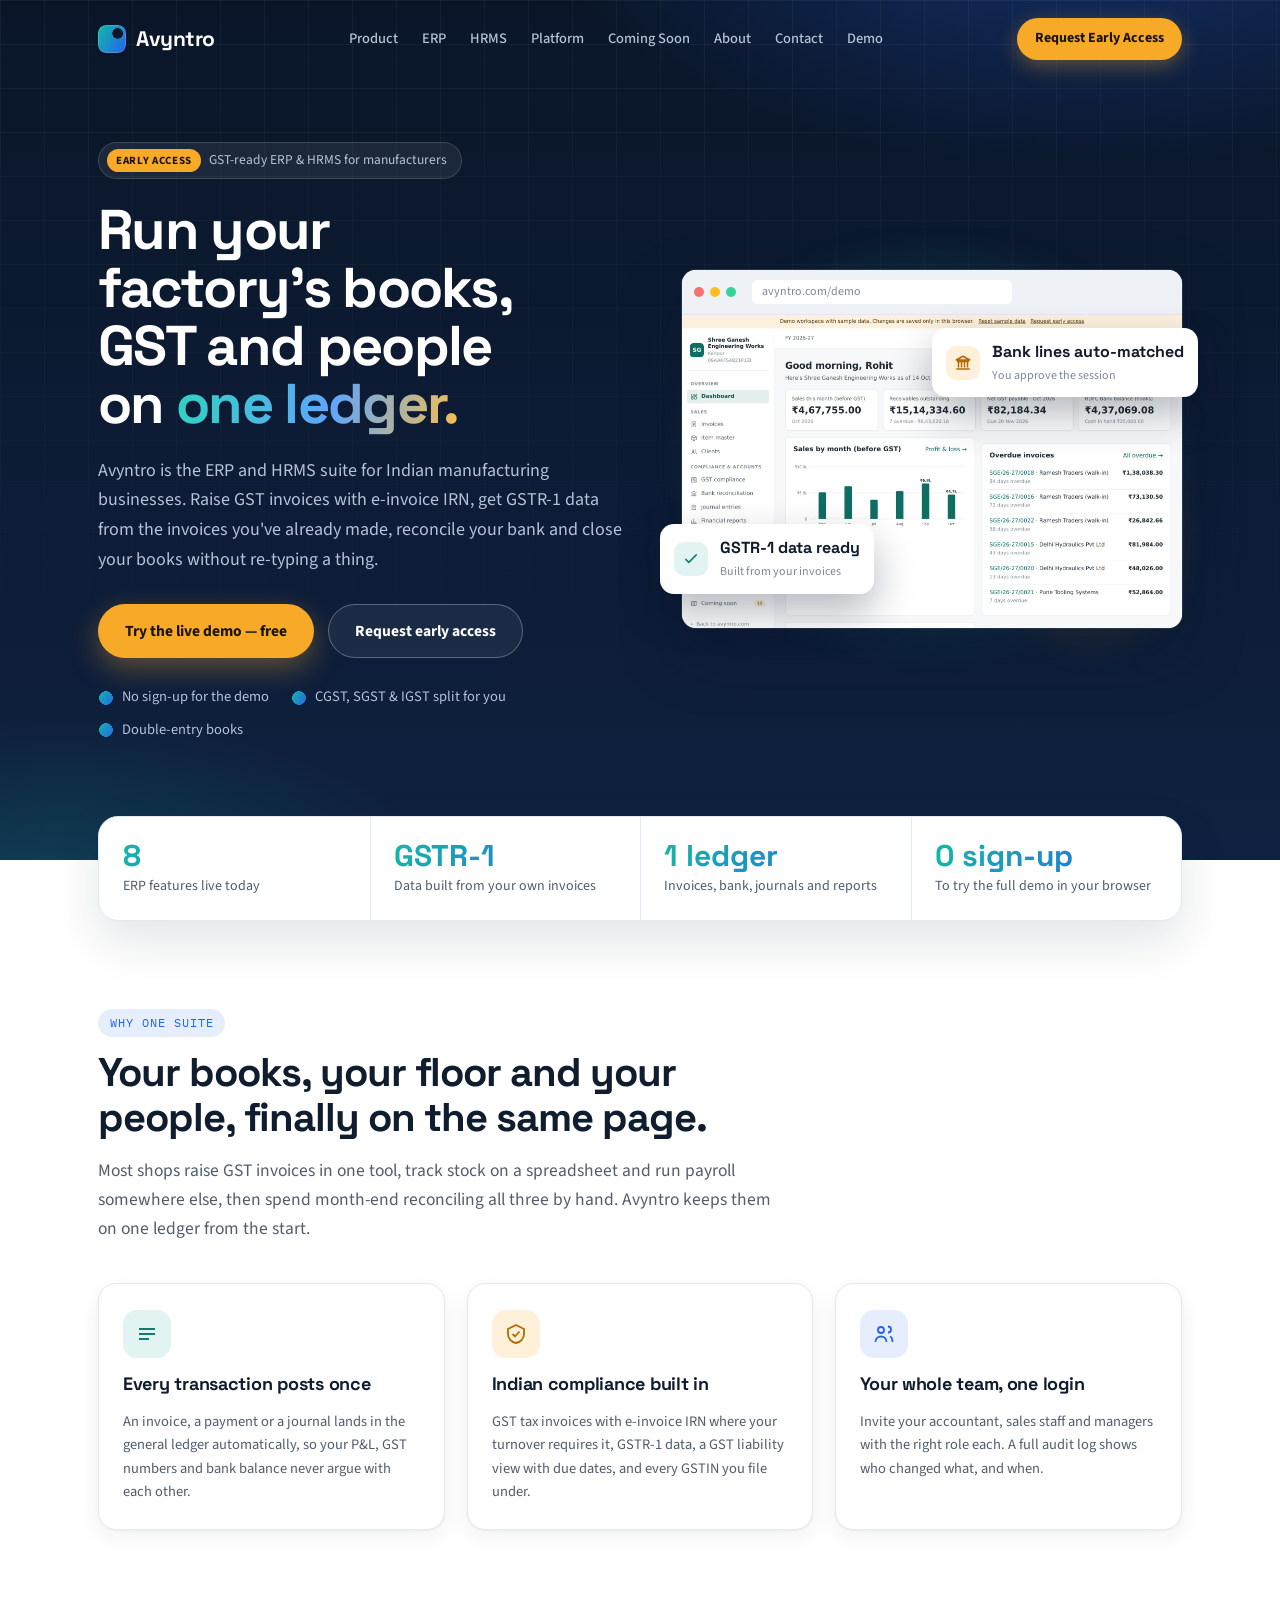
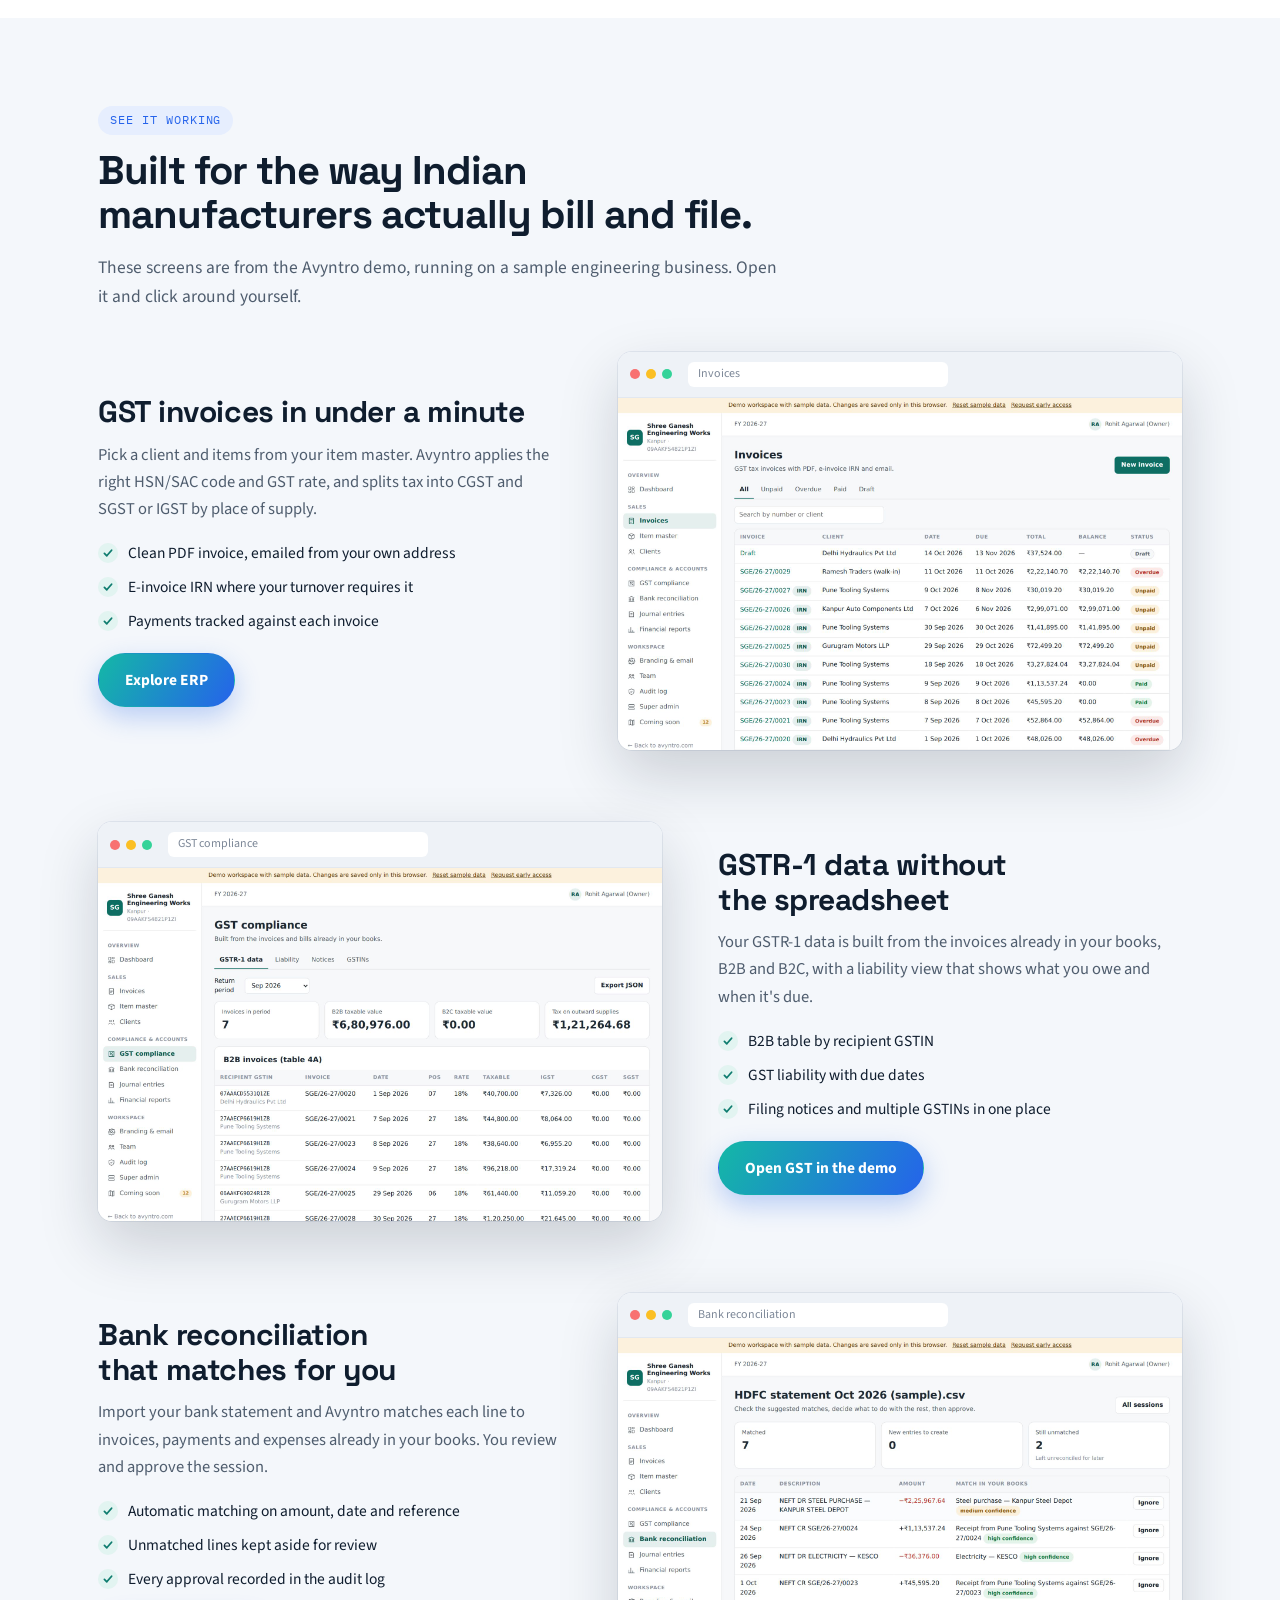
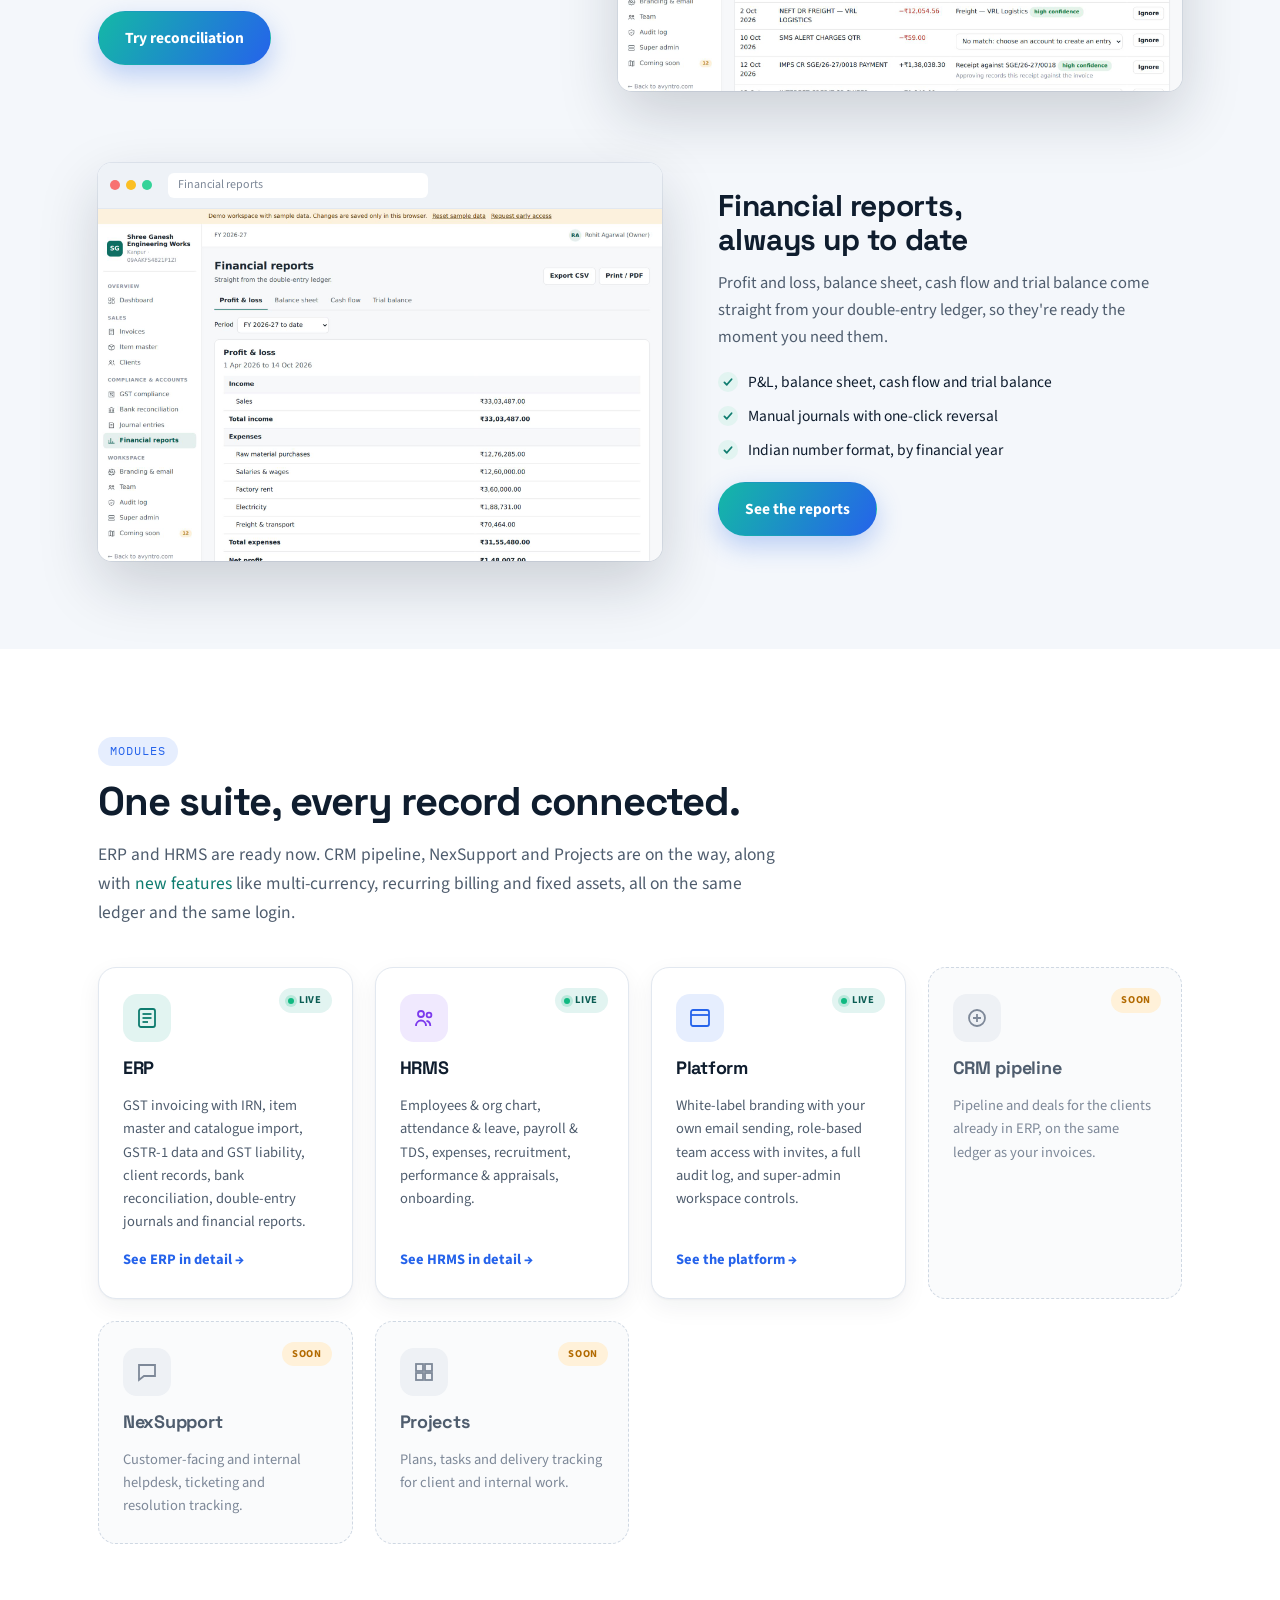
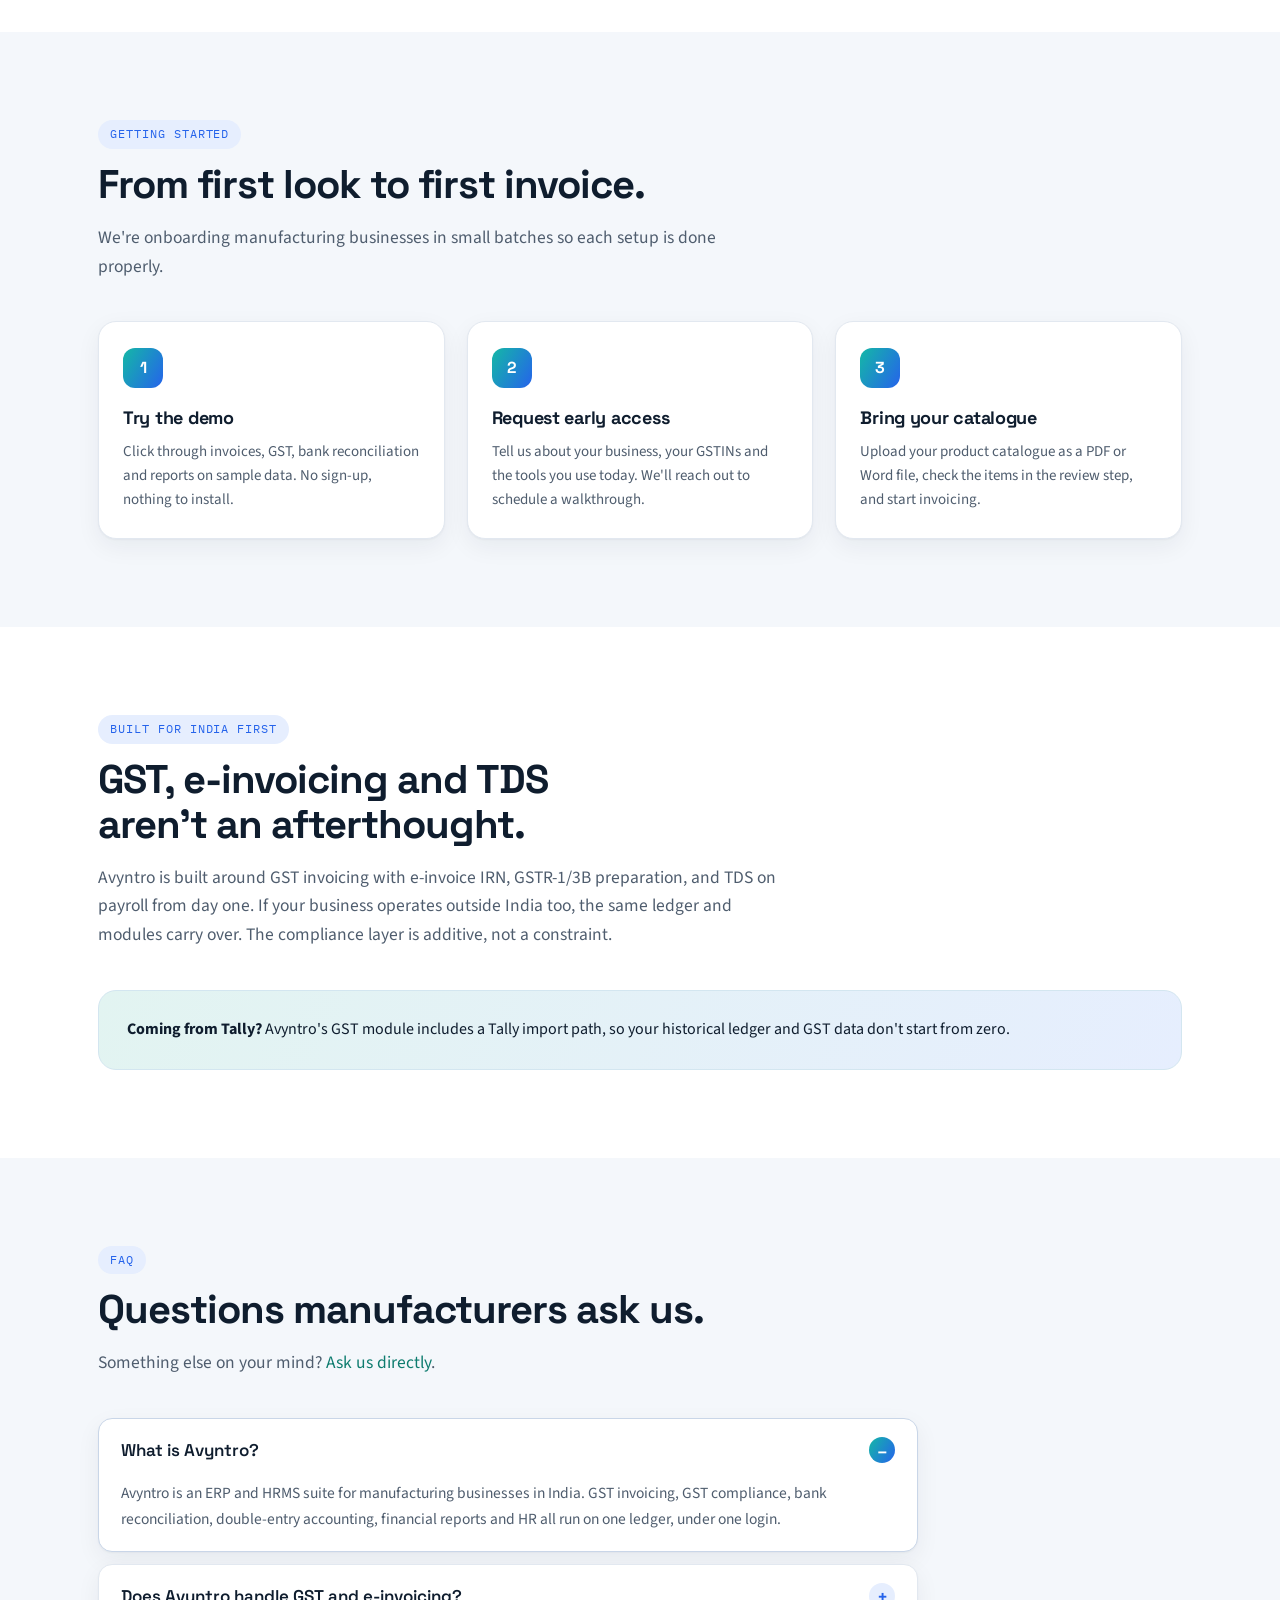
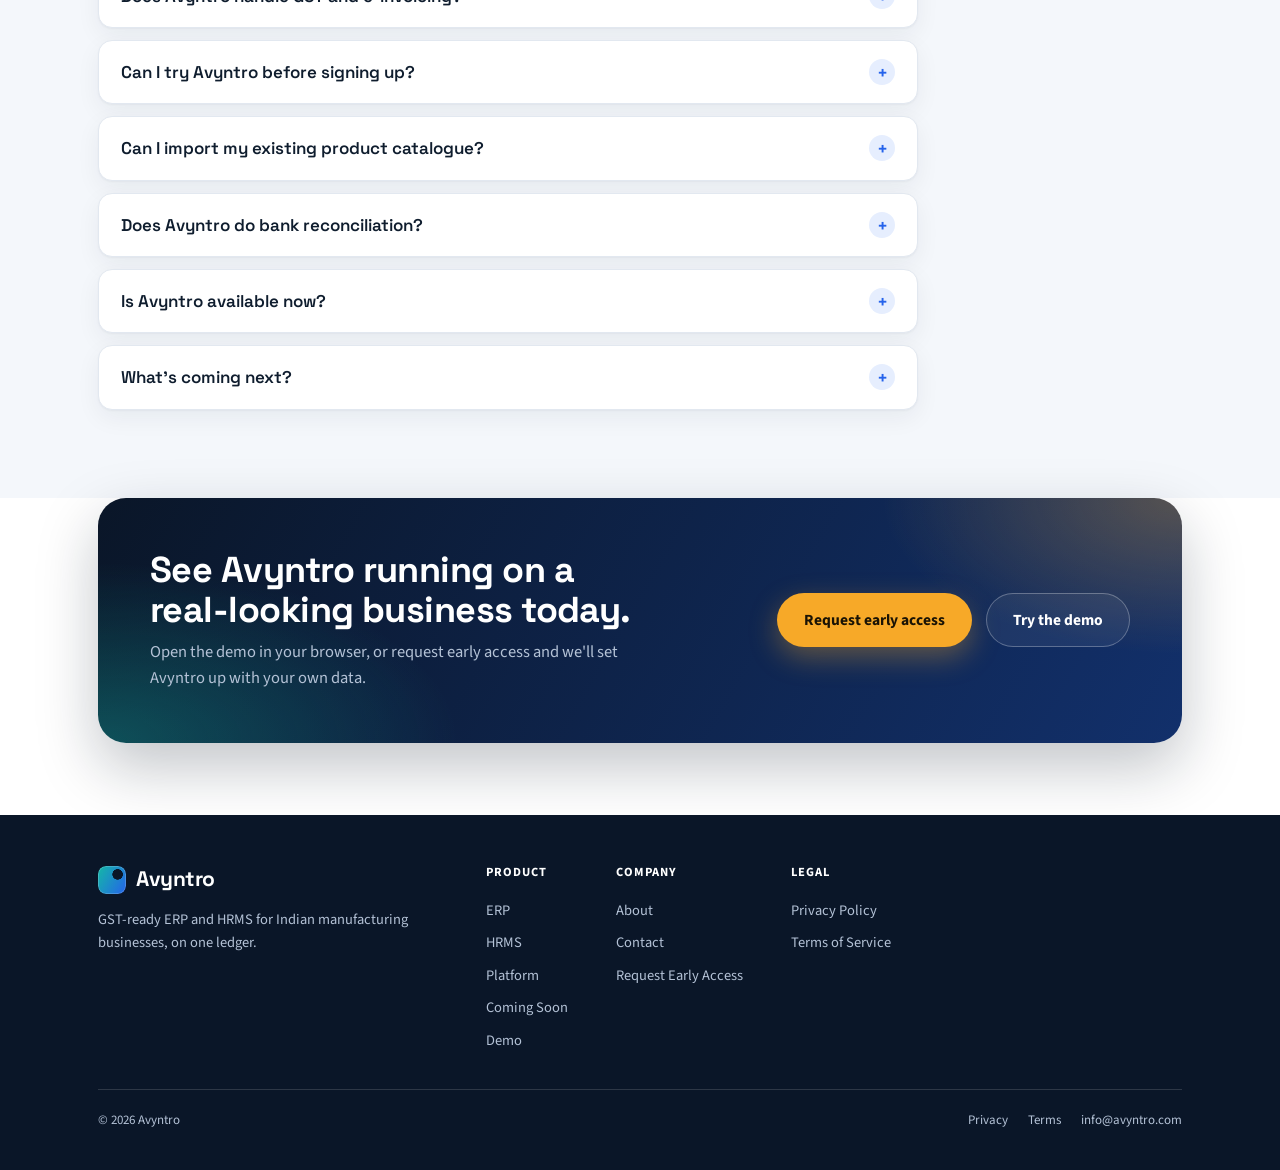
<file: index.html>
<!doctype html>
<html lang="en-IN">
<head>
<meta charset="utf-8">
<meta name="viewport" content="width=device-width, initial-scale=1, viewport-fit=cover">
<title>Avyntro — GST-Ready ERP &amp; HRMS for Manufacturers</title>
<meta name="description" content="GST invoicing with e-invoice IRN, GSTR-1 data, bank reconciliation, double-entry books and HRMS on one ledger for Indian manufacturers. Try the free demo.">
<meta name="robots" content="index, follow, max-image-preview:large">
<link rel="canonical" href="https://avyntro.com/">
<meta name="theme-color" content="#0A1628">
<link rel="icon" href="assets/img/favicon.svg" type="image/svg+xml">
<link rel="apple-touch-icon" href="assets/img/avyntro-logo.png">
<meta property="og:type" content="website">
<meta property="og:site_name" content="Avyntro">
<meta property="og:locale" content="en_IN">
<meta property="og:title" content="Avyntro — GST-Ready ERP &amp; HRMS for Manufacturers">
<meta property="og:description" content="GST invoicing with e-invoice IRN, GSTR-1 data, bank reconciliation, double-entry books and HRMS on one ledger for Indian manufacturers. Try the free demo.">
<meta property="og:url" content="https://avyntro.com/">
<meta property="og:image" content="https://avyntro.com/assets/img/og-avyntro.jpg">
<meta property="og:image:width" content="1200">
<meta property="og:image:height" content="630">
<meta property="og:image:alt" content="Avyntro: GST-ready ERP and HRMS for manufacturers">
<meta name="twitter:card" content="summary_large_image">
<meta name="twitter:title" content="Avyntro — GST-Ready ERP &amp; HRMS for Manufacturers">
<meta name="twitter:description" content="GST invoicing with e-invoice IRN, GSTR-1 data, bank reconciliation, double-entry books and HRMS on one ledger for Indian manufacturers. Try the free demo.">
<meta name="twitter:image" content="https://avyntro.com/assets/img/og-avyntro.jpg">
<link rel="preconnect" href="https://fonts.googleapis.com">
<link rel="preconnect" href="https://fonts.gstatic.com" crossorigin>
<link href="https://fonts.googleapis.com/css2?family=Space+Grotesk:wght@500;600;700&family=Source+Sans+3:wght@400;500;600;700&family=IBM+Plex+Mono:wght@500&display=swap" rel="stylesheet">
<link rel="stylesheet" href="styles.css">
<style>
  :root { color-scheme: light; }
  html, body { background: var(--bg); }
</style>
<script type="application/ld+json">
{
 "@context": "https://schema.org",
 "@graph": [
  {
   "@type": "Organization",
   "@id": "https://avyntro.com/#org",
   "name": "Avyntro",
   "url": "https://avyntro.com/",
   "logo": "https://avyntro.com/assets/img/avyntro-logo.png",
   "email": "info@avyntro.com"
  },
  {
   "@type": "WebSite",
   "@id": "https://avyntro.com/#website",
   "name": "Avyntro",
   "url": "https://avyntro.com/",
   "publisher": {
    "@id": "https://avyntro.com/#org"
   },
   "inLanguage": "en-IN"
  },
  {
   "@type": "SoftwareApplication",
   "name": "Avyntro",
   "applicationCategory": "BusinessApplication",
   "operatingSystem": "Web browser",
   "url": "https://avyntro.com/",
   "publisher": {
    "@id": "https://avyntro.com/#org"
   },
   "description": "ERP and HRMS suite for Indian manufacturing businesses: GST invoicing with e-invoice IRN, GSTR-1 data, bank reconciliation, double-entry accounting, financial reports and HR on one ledger.",
   "featureList": [
    "GST tax invoices with e-invoice IRN",
    "Product and item master with HSN/SAC codes",
    "Catalogue import from PDF or Word with review step",
    "GSTR-1 data and GST liability",
    "Client records and interaction history",
    "Bank reconciliation with automatic matching",
    "Double-entry journal entries",
    "Profit and loss, balance sheet, cash flow and trial balance",
    "White-label branding",
    "Role-based team access and audit log"
   ]
  },
  {
   "@type": "FAQPage",
   "mainEntity": [
    {
     "@type": "Question",
     "name": "What is Avyntro?",
     "acceptedAnswer": {
      "@type": "Answer",
      "text": "Avyntro is an ERP and HRMS suite for manufacturing businesses in India. GST invoicing, GST compliance, bank reconciliation, double-entry accounting, financial reports and HR all run on one ledger, under one login."
     }
    },
    {
     "@type": "Question",
     "name": "Does Avyntro handle GST and e-invoicing?",
     "acceptedAnswer": {
      "@type": "Answer",
      "text": "Yes. Avyntro raises GST tax invoices, splits tax into CGST and SGST or IGST based on place of supply, creates the e-invoice IRN where your turnover requires it, builds GSTR-1 data from your invoices and shows your GST liability with due dates. You can manage several GSTINs in one workspace."
     }
    },
    {
     "@type": "Question",
     "name": "Can I try Avyntro before signing up?",
     "acceptedAnswer": {
      "@type": "Answer",
      "text": "Yes. The live demo runs a sample engineering business with six months of data. It needs no sign-up, and anything you change is saved only in your own browser. The demo is not connected to the real product, so it doesn't send IRNs to the GST portal or send emails."
     }
    },
    {
     "@type": "Question",
     "name": "Can I import my existing product catalogue?",
     "acceptedAnswer": {
      "@type": "Answer",
      "text": "Yes. Upload your catalogue as a PDF or Word file and Avyntro reads the products out of it. You check and correct them in a review step before they go into your item master."
     }
    },
    {
     "@type": "Question",
     "name": "Does Avyntro do bank reconciliation?",
     "acceptedAnswer": {
      "@type": "Answer",
      "text": "Yes. Import your bank statement and Avyntro matches each line to invoices, payments and expenses already in your books. You review the matches and approve the reconciliation session."
     }
    },
    {
     "@type": "Question",
     "name": "Is Avyntro available now?",
     "acceptedAnswer": {
      "@type": "Answer",
      "text": "Avyntro is in early access. We're onboarding manufacturing businesses in small batches. Request early access and we'll get in touch to schedule a walkthrough."
     }
    },
    {
     "@type": "Question",
     "name": "What's coming next?",
     "acceptedAnswer": {
      "@type": "Answer",
      "text": "CRM pipeline, NexSupport (helpdesk) and Projects are on the way, along with multi-currency, recurring billing, fixed assets, budgets, cost centres and barcode scanning. See the roadmap."
     }
    }
   ]
  }
 ]
}
</script>
</head>
<body>
<a class="skip-link" href="#main">Skip to content</a>

<nav class="site-nav-band">
  <div class="site-nav">
    <a class="brand" href="index.html">Avyntro</a>
    <div class="nav-links">
      <a href="index.html#modules">Product</a>
      <a href="erp.html">ERP</a>
      <a href="hrms.html">HRMS</a>
      <a href="platform.html">Platform</a>
      <a href="coming-soon.html">Coming Soon</a>
      <a href="about.html">About</a>
      <a href="contact.html">Contact</a>
      <a href="demo/index.html">Demo</a>
    </div>
    <a class="nav-cta" href="request-access.html">Request Early Access</a>
    <button class="nav-toggle" aria-expanded="false" aria-label="Toggle menu">Menu</button>
  </div>
  <div class="nav-mobile">
    <a href="index.html#modules">Product</a>
    <a href="erp.html">ERP</a>
    <a href="hrms.html">HRMS</a>
    <a href="platform.html">Platform</a>
    <a href="coming-soon.html">Coming Soon</a>
    <a href="about.html">About</a>
    <a href="contact.html">Contact</a>
    <a href="demo/index.html">Try the demo</a>
    <a href="request-access.html">Request Early Access</a>
  </div>

  <div class="hero">
    <div class="wrap hero-grid">
      <div class="hero-copy">
        <span class="pill"><b>Early access</b> GST-ready ERP &amp; HRMS for manufacturers</span>
        <h1>Run your factory's books, GST and people on <span class="grad-text">one ledger.</span></h1>
        <p class="lede">Avyntro is the ERP and HRMS suite for Indian manufacturing businesses. Raise GST invoices with e-invoice IRN, get GSTR-1 data from the invoices you've already made, reconcile your bank and close your books without re-typing a thing.</p>
        <div class="hero-actions">
          <a class="btn btn-amber" href="demo/index.html">Try the live demo — free</a>
          <a class="btn btn-ghost-dark" href="request-access.html">Request early access</a>
        </div>
        <ul class="hero-points">
          <li>No sign-up for the demo</li>
          <li>CGST, SGST &amp; IGST split for you</li>
          <li>Double-entry books</li>
        </ul>
      </div>
      <div class="hero-visual">
        <div class="browser">
          <div class="browser-bar" aria-hidden="true"><i></i><i></i><i></i><span>avyntro.com/demo</span></div>
          <img src="assets/img/demo-dashboard.jpg" width="1920" height="1200" fetchpriority="high"
               alt="Avyntro dashboard in the demo, showing sales this month, receivables, net GST payable, bank balance, a sales-by-month chart and overdue invoices for a sample engineering business">
        </div>
        <div class="float-card fc-1" aria-hidden="true">
          <span class="dot" style="background:var(--teal-tint)"><svg viewBox="0 0 24 24" stroke="#0E7C6F"><path d="M5 12.5l4 4 10-10" stroke-linecap="round" stroke-linejoin="round"/></svg></span>
          <span><strong>GSTR-1 data ready</strong><small>Built from your invoices</small></span>
        </div>
        <div class="float-card fc-2" aria-hidden="true">
          <span class="dot" style="background:var(--amber-tint)"><svg viewBox="0 0 24 24" stroke="#B26A00"><path d="M4 10h16M6 10v8M10 10v8M14 10v8M18 10v8M3 20h18M12 3l9 5H3z" stroke-linejoin="round"/></svg></span>
          <span><strong>Bank lines auto-matched</strong><small>You approve the session</small></span>
        </div>
      </div>
    </div>
  </div>
</nav>

<main id="main">
  <div class="stats-strip">
    <div class="wrap">
      <div class="stats-grid">
        <div class="stat-cell"><div class="num">8</div><div class="label">ERP features live today</div></div>
        <div class="stat-cell"><div class="num">GSTR-1</div><div class="label">Data built from your own invoices</div></div>
        <div class="stat-cell"><div class="num">1 ledger</div><div class="label">Invoices, bank, journals and reports</div></div>
        <div class="stat-cell"><div class="num">0 sign-up</div><div class="label">To try the full demo in your browser</div></div>
      </div>
    </div>
  </div>

  <section class="section" id="why">
    <div class="wrap">
      <span class="tag section-eyebrow">Why one suite</span>
      <h2>Your books, your floor and your people, finally on the same page.</h2>
      <p class="section-lede">Most shops raise GST invoices in one tool, track stock on a spreadsheet and run payroll somewhere else, then spend month-end reconciling all three by hand. Avyntro keeps them on one ledger from the start.</p>
      <div class="card-grid">
        <div class="m-card">
          <div class="m-icon"><svg width="24" height="24" viewBox="0 0 24 24" fill="none" stroke-width="1.8"><path d="M4 7h16M4 12h16M4 17h10"/></svg></div>
          <h3>Every transaction posts once</h3>
          <p>An invoice, a payment or a journal lands in the general ledger automatically, so your P&amp;L, GST numbers and bank balance never argue with each other.</p>
        </div>
        <div class="m-card">
          <div class="m-icon ic-amber"><svg width="24" height="24" viewBox="0 0 24 24" fill="none" stroke-width="1.8"><path d="M12 3l8 4v5c0 4.5-3.4 8.3-8 9-4.6-.7-8-4.5-8-9V7z"/><path d="M8.5 12l2.5 2.5 4.5-5"/></svg></div>
          <h3>Indian compliance built in</h3>
          <p>GST tax invoices with e-invoice IRN where your turnover requires it, GSTR-1 data, a GST liability view with due dates, and every GSTIN you file under.</p>
        </div>
        <div class="m-card">
          <div class="m-icon ic-blue"><svg width="24" height="24" viewBox="0 0 24 24" fill="none" stroke-width="1.8"><circle cx="9" cy="8" r="3"/><path d="M3.5 20c0-3.3 2.4-5.5 5.5-5.5s5.5 2.2 5.5 5.5"/><path d="M16 4.5a3 3 0 010 6M18 14.5c1.6.6 2.5 2.4 2.5 5.5"/></svg></div>
          <h3>Your whole team, one login</h3>
          <p>Invite your accountant, sales staff and managers with the right role each. A full audit log shows who changed what, and when.</p>
        </div>
      </div>
    </div>
  </section>

  <section class="section section-surface" id="features">
    <div class="wrap">
      <span class="tag section-eyebrow">See it working</span>
      <h2>Built for the way Indian manufacturers actually bill and file.</h2>
      <p class="section-lede">These screens are from the Avyntro demo, running on a sample engineering business. Open it and click around yourself.</p>
      <div class="showcase">
        <div class="show-row">
          <div class="show-copy">
            <h3>GST invoices in under a minute</h3>
            <p>Pick a client and items from your item master. Avyntro applies the right HSN/SAC code and GST rate, and splits tax into CGST and SGST or IGST by place of supply.</p>
            <ul class="check-list">
              <li>Clean PDF invoice, emailed from your own address</li>
              <li>E-invoice IRN where your turnover requires it</li>
              <li>Payments tracked against each invoice</li>
            </ul>
            <a class="btn btn-teal" href="erp.html">Explore ERP</a>
          </div>
          <div class="show-shot"><div class="browser"><div class="browser-bar" aria-hidden="true"><i></i><i></i><i></i><span>Invoices</span></div>
            <img src="assets/img/demo-invoices.jpg" width="1920" height="1200" loading="lazy" alt="Invoice list in the Avyntro demo with invoice numbers, clients, amounts and paid, due and overdue status"></div></div>
        </div>
        <div class="show-row flip">
          <div class="show-copy">
            <h3>GSTR-1 data without the spreadsheet</h3>
            <p>Your GSTR-1 data is built from the invoices already in your books, B2B and B2C, with a liability view that shows what you owe and when it's due.</p>
            <ul class="check-list">
              <li>B2B table by recipient GSTIN</li>
              <li>GST liability with due dates</li>
              <li>Filing notices and multiple GSTINs in one place</li>
            </ul>
            <a class="btn btn-teal" href="demo/index.html#/gst">Open GST in the demo</a>
          </div>
          <div class="show-shot"><div class="browser"><div class="browser-bar" aria-hidden="true"><i></i><i></i><i></i><span>GST compliance</span></div>
            <img src="assets/img/demo-gst.jpg" width="1920" height="1200" loading="lazy" alt="GST compliance screen in the Avyntro demo showing GSTR-1 B2B invoices with recipient GSTIN, place of supply, rate, taxable value and IGST, CGST and SGST"></div></div>
        </div>
        <div class="show-row">
          <div class="show-copy">
            <h3>Bank reconciliation that matches for you</h3>
            <p>Import your bank statement and Avyntro matches each line to invoices, payments and expenses already in your books. You review and approve the session.</p>
            <ul class="check-list">
              <li>Automatic matching on amount, date and reference</li>
              <li>Unmatched lines kept aside for review</li>
              <li>Every approval recorded in the audit log</li>
            </ul>
            <a class="btn btn-teal" href="demo/index.html#/bank">Try reconciliation</a>
          </div>
          <div class="show-shot"><div class="browser"><div class="browser-bar" aria-hidden="true"><i></i><i></i><i></i><span>Bank reconciliation</span></div>
            <img src="assets/img/demo-bank.jpg" width="1920" height="1200" loading="lazy" alt="Bank reconciliation in the Avyntro demo: a sample HDFC statement with seven lines matched to receipts and expenses in the books, each with a confidence label, and two left for review"></div></div>
        </div>
        <div class="show-row flip">
          <div class="show-copy">
            <h3>Financial reports, always up to date</h3>
            <p>Profit and loss, balance sheet, cash flow and trial balance come straight from your double-entry ledger, so they're ready the moment you need them.</p>
            <ul class="check-list">
              <li>P&amp;L, balance sheet, cash flow and trial balance</li>
              <li>Manual journals with one-click reversal</li>
              <li>Indian number format, by financial year</li>
            </ul>
            <a class="btn btn-teal" href="demo/index.html#/reports">See the reports</a>
          </div>
          <div class="show-shot"><div class="browser"><div class="browser-bar" aria-hidden="true"><i></i><i></i><i></i><span>Financial reports</span></div>
            <img src="assets/img/demo-reports.jpg" width="1920" height="1200" loading="lazy" alt="Profit and loss report in the Avyntro demo with income, expenses and net profit for the financial year"></div></div>
        </div>
      </div>
    </div>
  </section>

  <section class="section" id="modules">
    <div class="wrap">
      <span class="tag section-eyebrow">Modules</span>
      <h2>One suite, every record connected.</h2>
      <p class="section-lede">ERP and HRMS are ready now. CRM pipeline, NexSupport and Projects are on the way, along with <a href="coming-soon.html">new features</a> like multi-currency, recurring billing and fixed assets, all on the same ledger and the same login.</p>

      <div class="card-grid">
        <div class="m-card">
          <span class="badge-live">Live</span>
          <div class="m-icon"><svg width="24" height="24" viewBox="0 0 24 24" fill="none" stroke-width="1.8"><rect x="4" y="3" width="16" height="18" rx="2"/><line x1="7.5" y1="8" x2="16.5" y2="8"/><line x1="7.5" y1="12" x2="16.5" y2="12"/><line x1="7.5" y1="16" x2="13" y2="16"/></svg></div>
          <h3>ERP</h3>
          <p>GST invoicing with IRN, item master and catalogue import, GSTR-1 data and GST liability, client records, bank reconciliation, double-entry journals and financial reports.</p>
          <a class="card-link" href="erp.html">See ERP in detail →</a>
        </div>
        <div class="m-card">
          <span class="badge-live">Live</span>
          <div class="m-icon ic-violet"><svg width="24" height="24" viewBox="0 0 24 24" fill="none" stroke-width="1.8"><circle cx="9" cy="8" r="3"/><circle cx="17" cy="9" r="2.4"/><path d="M4 20c0-3.3 2.2-5.5 5-5.5s5 2.2 5 5.5"/><path d="M14.5 15c2.2.2 3.8 2 3.8 5"/></svg></div>
          <h3>HRMS</h3>
          <p>Employees &amp; org chart, attendance &amp; leave, payroll &amp; TDS, expenses, recruitment, performance &amp; appraisals, onboarding.</p>
          <a class="card-link" href="hrms.html">See HRMS in detail →</a>
        </div>
        <div class="m-card">
          <span class="badge-live">Live</span>
          <div class="m-icon ic-blue"><svg width="24" height="24" viewBox="0 0 24 24" fill="none" stroke-width="1.8"><rect x="3" y="4" width="18" height="16" rx="2"/><path d="M3 9h18"/></svg></div>
          <h3>Platform</h3>
          <p>White-label branding with your own email sending, role-based team access with invites, a full audit log, and super-admin workspace controls.</p>
          <a class="card-link" href="platform.html">See the platform →</a>
        </div>
        <div class="m-card soon">
          <span class="badge-soon">Soon</span>
          <div class="m-icon"><svg width="24" height="24" viewBox="0 0 24 24" fill="none" stroke-width="1.8"><circle cx="12" cy="12" r="8"/><path d="M8 12h8M12 8v8"/></svg></div>
          <h3>CRM pipeline</h3>
          <p>Pipeline and deals for the clients already in ERP, on the same ledger as your invoices.</p>
        </div>
        <div class="m-card soon">
          <span class="badge-soon">Soon</span>
          <div class="m-icon"><svg width="24" height="24" viewBox="0 0 24 24" fill="none" stroke-width="1.8"><path d="M4 5h16v11H9l-5 4V5z"/></svg></div>
          <h3>NexSupport</h3>
          <p>Customer-facing and internal helpdesk, ticketing and resolution tracking.</p>
        </div>
        <div class="m-card soon">
          <span class="badge-soon">Soon</span>
          <div class="m-icon"><svg width="24" height="24" viewBox="0 0 24 24" fill="none" stroke-width="1.8"><rect x="4" y="4" width="7" height="7"/><rect x="13" y="4" width="7" height="7"/><rect x="4" y="13" width="7" height="7"/><rect x="13" y="13" width="7" height="7"/></svg></div>
          <h3>Projects</h3>
          <p>Plans, tasks and delivery tracking for client and internal work.</p>
        </div>
      </div>
    </div>
  </section>

  <section class="section section-surface" id="how">
    <div class="wrap">
      <span class="tag section-eyebrow">Getting started</span>
      <h2>From first look to first invoice.</h2>
      <p class="section-lede">We're onboarding manufacturing businesses in small batches so each setup is done properly.</p>
      <div class="steps">
        <div class="step"><h3>Try the demo</h3><p>Click through invoices, GST, bank reconciliation and reports on sample data. No sign-up, nothing to install.</p></div>
        <div class="step"><h3>Request early access</h3><p>Tell us about your business, your GSTINs and the tools you use today. We'll reach out to schedule a walkthrough.</p></div>
        <div class="step"><h3>Bring your catalogue</h3><p>Upload your product catalogue as a PDF or Word file, check the items in the review step, and start invoicing.</p></div>
      </div>
    </div>
  </section>

  <section class="section" id="trust">
    <div class="wrap">
      <span class="tag section-eyebrow">Built for India first</span>
      <h2>GST, e-invoicing and TDS aren't an afterthought.</h2>
      <p class="section-lede">Avyntro is built around GST invoicing with e-invoice IRN, GSTR-1/3B preparation, and TDS on payroll from day one. If your business operates outside India too, the same ledger and modules carry over. The compliance layer is additive, not a constraint.</p>
      <div class="callout">
        <p><strong>Coming from Tally?</strong> Avyntro's GST module includes a Tally import path, so your historical ledger and GST data don't start from zero.</p>
      </div>
    </div>
  </section>

  <section class="section section-surface" id="faq">
    <div class="wrap">
      <span class="tag section-eyebrow">FAQ</span>
      <h2>Questions manufacturers ask us.</h2>
      <p class="section-lede">Something else on your mind? <a href="contact.html">Ask us directly</a>.</p>
      <div class="faq">
        <details open>
          <summary>What is Avyntro?</summary>
          <p>Avyntro is an ERP and HRMS suite for manufacturing businesses in India. GST invoicing, GST compliance, bank reconciliation, double-entry accounting, financial reports and HR all run on one ledger, under one login.</p>
        </details>
        <details>
          <summary>Does Avyntro handle GST and e-invoicing?</summary>
          <p>Yes. Avyntro raises GST tax invoices, splits tax into CGST and SGST or IGST based on place of supply, creates the e-invoice IRN where your turnover requires it, builds GSTR-1 data from your invoices and shows your GST liability with due dates. You can manage several GSTINs in one workspace.</p>
        </details>
        <details>
          <summary>Can I try Avyntro before signing up?</summary>
          <p>Yes. The <a href="demo/index.html">live demo</a> runs a sample engineering business with six months of data. It needs no sign-up, and anything you change is saved only in your own browser. The demo is not connected to the real product, so it doesn't send IRNs to the GST portal or send emails.</p>
        </details>
        <details>
          <summary>Can I import my existing product catalogue?</summary>
          <p>Yes. Upload your catalogue as a PDF or Word file and Avyntro reads the products out of it. You check and correct them in a review step before they go into your item master.</p>
        </details>
        <details>
          <summary>Does Avyntro do bank reconciliation?</summary>
          <p>Yes. Import your bank statement and Avyntro matches each line to invoices, payments and expenses already in your books. You review the matches and approve the reconciliation session.</p>
        </details>
        <details>
          <summary>Is Avyntro available now?</summary>
          <p>Avyntro is in early access. We're onboarding manufacturing businesses in small batches. <a href="request-access.html">Request early access</a> and we'll get in touch to schedule a walkthrough.</p>
        </details>
        <details>
          <summary>What's coming next?</summary>
          <p>CRM pipeline, NexSupport (helpdesk) and Projects are on the way, along with multi-currency, recurring billing, fixed assets, budgets, cost centres and barcode scanning. See the <a href="coming-soon.html">roadmap</a>.</p>
        </details>
      </div>
    </div>
  </section>
</main>

<div class="cta-band">
  <div class="wrap">
    <div>
      <h2>See Avyntro running on a real-looking business today.</h2>
      <p>Open the demo in your browser, or request early access and we'll set Avyntro up with your own data.</p>
    </div>
    <div class="hero-actions">
      <a class="btn btn-amber" href="request-access.html">Request early access</a>
      <a class="btn btn-ghost-dark" href="demo/index.html">Try the demo</a>
    </div>
  </div>
</div>

<footer class="site-footer">
  <div class="wrap">
    <div class="footer-cols">
      <div class="footer-about">
        <a class="brand" href="index.html">Avyntro</a>
        <p>GST-ready ERP and HRMS for Indian manufacturing businesses, on one ledger.</p>
      </div>
      <div class="footer-col">
        <h4>Product</h4>
        <a href="erp.html">ERP</a>
        <a href="hrms.html">HRMS</a>
        <a href="platform.html">Platform</a>
        <a href="coming-soon.html">Coming Soon</a>
        <a href="demo/index.html">Demo</a>
      </div>
      <div class="footer-col">
        <h4>Company</h4>
        <a href="about.html">About</a>
        <a href="contact.html">Contact</a>
        <a href="request-access.html">Request Early Access</a>
      </div>
      <div class="footer-col">
        <h4>Legal</h4>
        <a href="privacy.html">Privacy Policy</a>
        <a href="terms.html">Terms of Service</a>
      </div>
    </div>
    <div class="footer-top">
      <div>© 2026 Avyntro</div>
      <div class="footer-links">
        <a href="privacy.html">Privacy</a>
        <a href="terms.html">Terms</a>
        <span>info@avyntro.com</span>
      </div>
    </div>
  </div>
</footer>

<script src="site.js"></script>
</body>
</html>
</file>
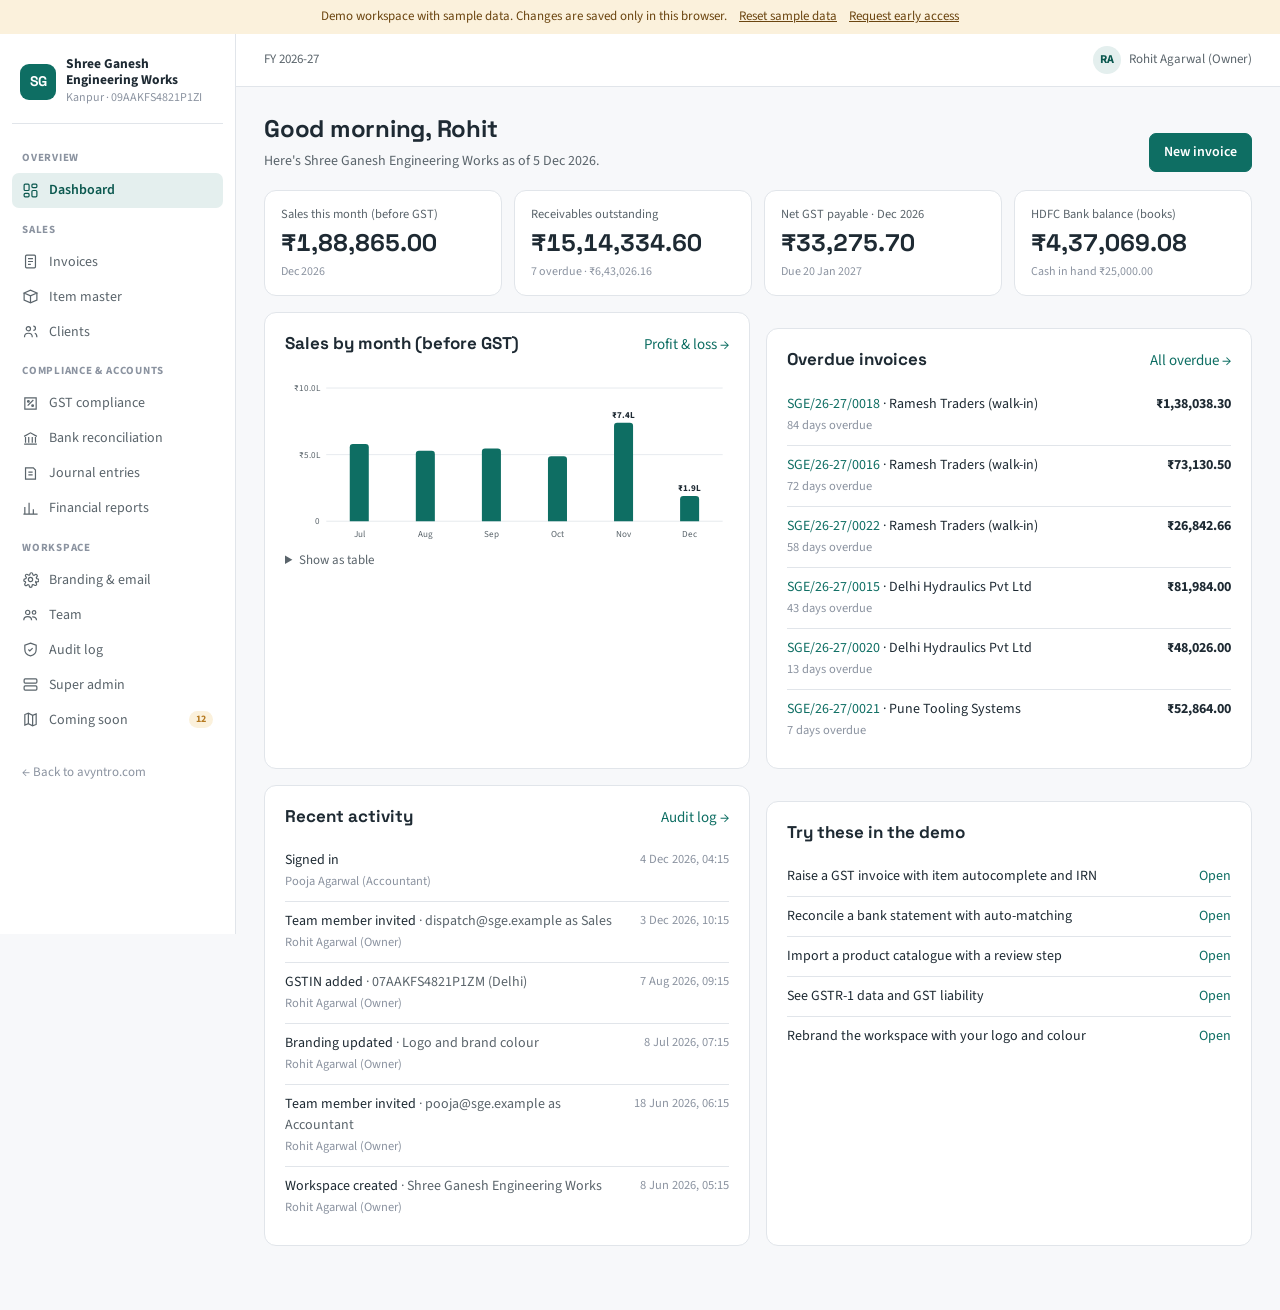
<file: demo/index.html>
<!doctype html>
<html lang="en">
<head>
<meta charset="utf-8">
<meta name="viewport" content="width=device-width, initial-scale=1, viewport-fit=cover">
<title>Avyntro demo — ERP with sample data</title>
<meta name="description" content="Try Avyntro's ERP with a sample manufacturing business: GST invoices, GSTR-1, bank reconciliation, journals and financial reports.">
<meta name="robots" content="noindex">
<link rel="preconnect" href="https://fonts.googleapis.com">
<link href="https://fonts.googleapis.com/css2?family=Space+Grotesk:wght@500;600;700&family=Source+Sans+3:wght@400;500;600;700&family=IBM+Plex+Mono:wght@500&family=Inter:wght@400;600;700&family=Poppins:wght@400;600;700&display=swap" rel="stylesheet">
<link rel="icon" href="../assets/img/favicon.svg" type="image/svg+xml">
<link rel="stylesheet" href="demo.css">
</head>
<body>
<div id="app"><p style="padding:24px">Loading the Avyntro demo…</p></div>
<noscript><p style="padding:24px">The demo needs JavaScript. <a href="../index.html">Back to the Avyntro site</a>.</p></noscript>
<script type="module" src="app.js"></script>
</body>
</html>
</file>
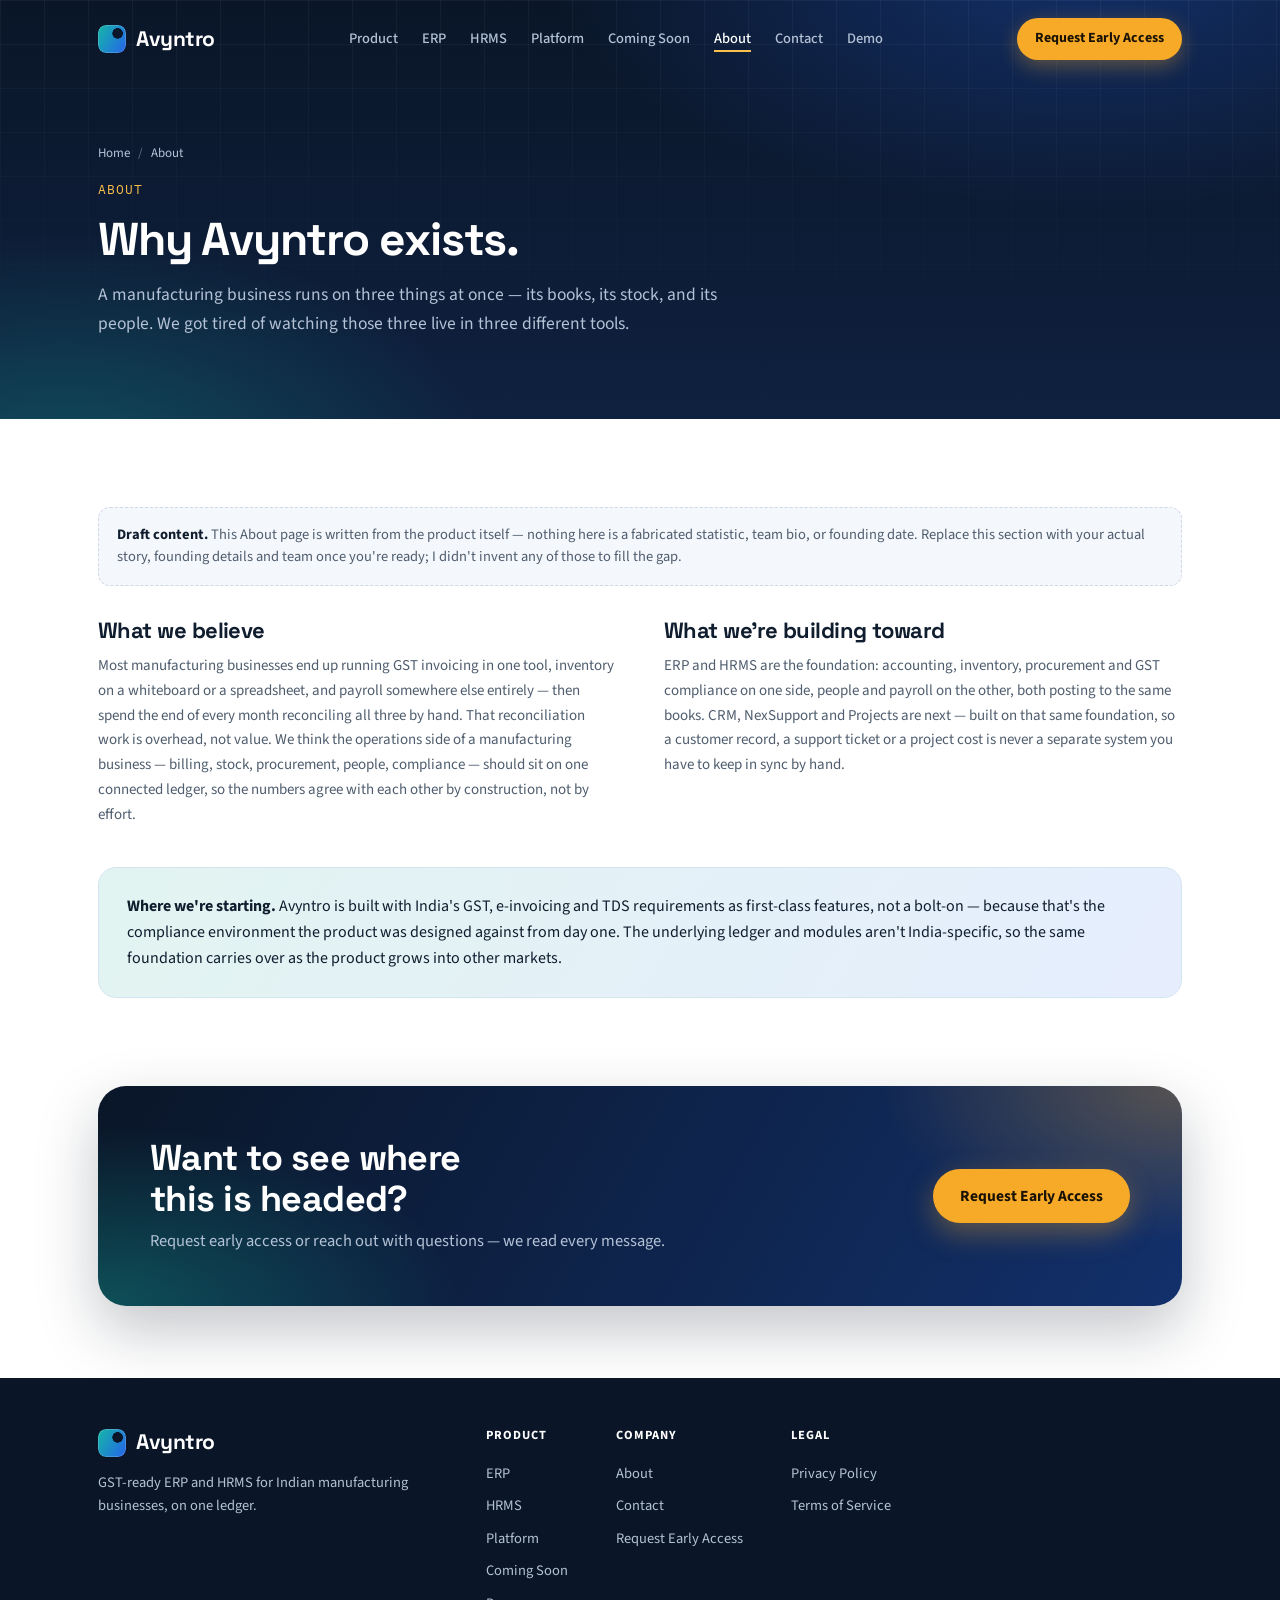
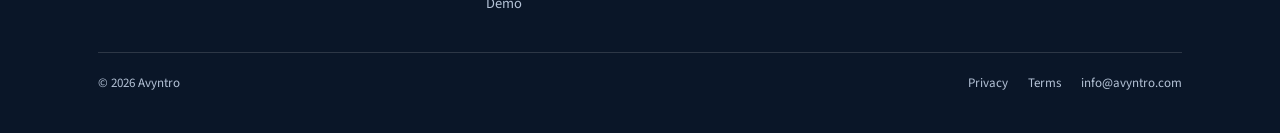
<file: about.html>
<!doctype html>
<html lang="en-IN">
<head>
<meta charset="utf-8">
<meta name="viewport" content="width=device-width, initial-scale=1, viewport-fit=cover">
<title>About Avyntro — ERP Built for Indian Manufacturers</title>
<meta name="description" content="Why we&#x27;re building Avyntro: one suite where a manufacturing business&#x27;s books, stock and people share a single ledger instead of three tools.">
<meta name="robots" content="index, follow, max-image-preview:large">
<link rel="canonical" href="https://avyntro.com/about.html">
<meta name="theme-color" content="#0A1628">
<link rel="icon" href="assets/img/favicon.svg" type="image/svg+xml">
<link rel="apple-touch-icon" href="assets/img/avyntro-logo.png">
<meta property="og:type" content="website">
<meta property="og:site_name" content="Avyntro">
<meta property="og:locale" content="en_IN">
<meta property="og:title" content="About Avyntro — ERP Built for Indian Manufacturers">
<meta property="og:description" content="Why we&#x27;re building Avyntro: one suite where a manufacturing business&#x27;s books, stock and people share a single ledger instead of three tools.">
<meta property="og:url" content="https://avyntro.com/about.html">
<meta property="og:image" content="https://avyntro.com/assets/img/og-avyntro.jpg">
<meta property="og:image:width" content="1200">
<meta property="og:image:height" content="630">
<meta property="og:image:alt" content="Avyntro: GST-ready ERP and HRMS for manufacturers">
<meta name="twitter:card" content="summary_large_image">
<meta name="twitter:title" content="About Avyntro — ERP Built for Indian Manufacturers">
<meta name="twitter:description" content="Why we&#x27;re building Avyntro: one suite where a manufacturing business&#x27;s books, stock and people share a single ledger instead of three tools.">
<meta name="twitter:image" content="https://avyntro.com/assets/img/og-avyntro.jpg">
<link rel="preconnect" href="https://fonts.googleapis.com">
<link rel="preconnect" href="https://fonts.gstatic.com" crossorigin>
<link href="https://fonts.googleapis.com/css2?family=Space+Grotesk:wght@500;600;700&family=Source+Sans+3:wght@400;500;600;700&family=IBM+Plex+Mono:wght@500&display=swap" rel="stylesheet">
<link rel="stylesheet" href="styles.css">
<script type="application/ld+json">
{
 "@context": "https://schema.org",
 "@graph": [
  {
   "@type": "Organization",
   "@id": "https://avyntro.com/#org",
   "name": "Avyntro",
   "url": "https://avyntro.com/",
   "logo": "https://avyntro.com/assets/img/avyntro-logo.png",
   "email": "info@avyntro.com"
  },
  {
   "@type": "WebSite",
   "@id": "https://avyntro.com/#website",
   "name": "Avyntro",
   "url": "https://avyntro.com/",
   "publisher": {
    "@id": "https://avyntro.com/#org"
   },
   "inLanguage": "en-IN"
  },
  {
   "@type": "BreadcrumbList",
   "itemListElement": [
    {
     "@type": "ListItem",
     "position": 1,
     "name": "Home",
     "item": "https://avyntro.com/"
    },
    {
     "@type": "ListItem",
     "position": 2,
     "name": "About",
     "item": "https://avyntro.com/about.html"
    }
   ]
  }
 ]
}
</script>
</head>
<body>
<a class="skip-link" href="#main">Skip to content</a>

<nav class="site-nav-band">
  <div class="site-nav">
    <a class="brand" href="index.html">Avyntro</a>
    <div class="nav-links">
      <a href="index.html#modules">Product</a>
      <a href="erp.html">ERP</a>
      <a href="hrms.html">HRMS</a>
      <a href="platform.html">Platform</a>
      <a href="coming-soon.html">Coming Soon</a>
      <a href="about.html" aria-current="page">About</a>
      <a href="contact.html">Contact</a>
      <a href="demo/index.html">Demo</a>
    </div>
    <a class="nav-cta" href="request-access.html">Request Early Access</a>
    <button class="nav-toggle" aria-expanded="false" aria-label="Toggle menu">Menu</button>
  </div>
  <div class="nav-mobile">
    <a href="index.html#modules">Product</a>
    <a href="erp.html">ERP</a>
    <a href="hrms.html">HRMS</a>
    <a href="platform.html">Platform</a>
    <a href="coming-soon.html">Coming Soon</a>
    <a aria-current="page" href="about.html">About</a>
    <a href="contact.html">Contact</a>
    <a href="demo/index.html">Try the demo</a>
    <a href="request-access.html">Request Early Access</a>
  </div>

  <div class="page-header">
    <div class="wrap">
      <ol class="crumbs" aria-label="Breadcrumb"><li><a href="index.html">Home</a></li><li aria-current="page">About</li></ol>
      <span class="tag hero-eyebrow">About</span>
      <h1>Why Avyntro exists.</h1>
      <p>A manufacturing business runs on three things at once — its books, its stock, and its people. We got tired of watching those three live in three different tools.</p>
    </div>
  </div>
</nav>

<main id="main">
  <section class="section">
    <div class="wrap">
      <div class="draft-notice">
        <strong>Draft content.</strong> This About page is written from the product itself — nothing here is a fabricated statistic, team bio, or founding date. Replace this section with your actual story, founding details and team once you're ready; I didn't invent any of those to fill the gap.
      </div>

      <div class="two-col">
        <div>
          <h2 style="font-size:22px; margin-bottom:12px;">What we believe</h2>
          <p style="color:var(--fg-muted); font-size:15px; line-height:1.65;">
            Most manufacturing businesses end up running GST invoicing in one tool, inventory on a whiteboard or a spreadsheet, and payroll somewhere else entirely — then spend the end of every month reconciling all three by hand. That reconciliation work is overhead, not value. We think the operations side of a manufacturing business — billing, stock, procurement, people, compliance — should sit on one connected ledger, so the numbers agree with each other by construction, not by effort.
          </p>
        </div>
        <div>
          <h2 style="font-size:22px; margin-bottom:12px;">What we're building toward</h2>
          <p style="color:var(--fg-muted); font-size:15px; line-height:1.65;">
            ERP and HRMS are the foundation: accounting, inventory, procurement and GST compliance on one side, people and payroll on the other, both posting to the same books. CRM, NexSupport and Projects are next — built on that same foundation, so a customer record, a support ticket or a project cost is never a separate system you have to keep in sync by hand.
          </p>
        </div>
      </div>

      <div class="callout" style="margin-top:40px;">
        <p><strong>Where we're starting.</strong> Avyntro is built with India's GST, e-invoicing and TDS requirements as first-class features, not a bolt-on — because that's the compliance environment the product was designed against from day one. The underlying ledger and modules aren't India-specific, so the same foundation carries over as the product grows into other markets.</p>
      </div>
    </div>
  </section>
</main>

<div class="cta-band">
  <div class="wrap">
    <div>
      <h2>Want to see where this is headed?</h2>
      <p>Request early access or reach out with questions — we read every message.</p>
    </div>
    <a class="btn btn-amber" href="request-access.html">Request Early Access</a>
  </div>
</div>

<footer class="site-footer">
  <div class="wrap">
    <div class="footer-cols">
      <div class="footer-about">
        <a class="brand" href="index.html">Avyntro</a>
        <p>GST-ready ERP and HRMS for Indian manufacturing businesses, on one ledger.</p>
      </div>
      <div class="footer-col">
        <h4>Product</h4>
        <a href="erp.html">ERP</a>
        <a href="hrms.html">HRMS</a>
        <a href="platform.html">Platform</a>
        <a href="coming-soon.html">Coming Soon</a>
        <a href="demo/index.html">Demo</a>
      </div>
      <div class="footer-col">
        <h4>Company</h4>
        <a href="about.html">About</a>
        <a href="contact.html">Contact</a>
        <a href="request-access.html">Request Early Access</a>
      </div>
      <div class="footer-col">
        <h4>Legal</h4>
        <a href="privacy.html">Privacy Policy</a>
        <a href="terms.html">Terms of Service</a>
      </div>
    </div>
    <div class="footer-top">
      <div>© 2026 Avyntro</div>
      <div class="footer-links">
        <a href="privacy.html">Privacy</a>
        <a href="terms.html">Terms</a>
        <span>info@avyntro.com</span>
      </div>
    </div>
  </div>
</footer>

<script src="site.js"></script>
</body>
</html>
</file>
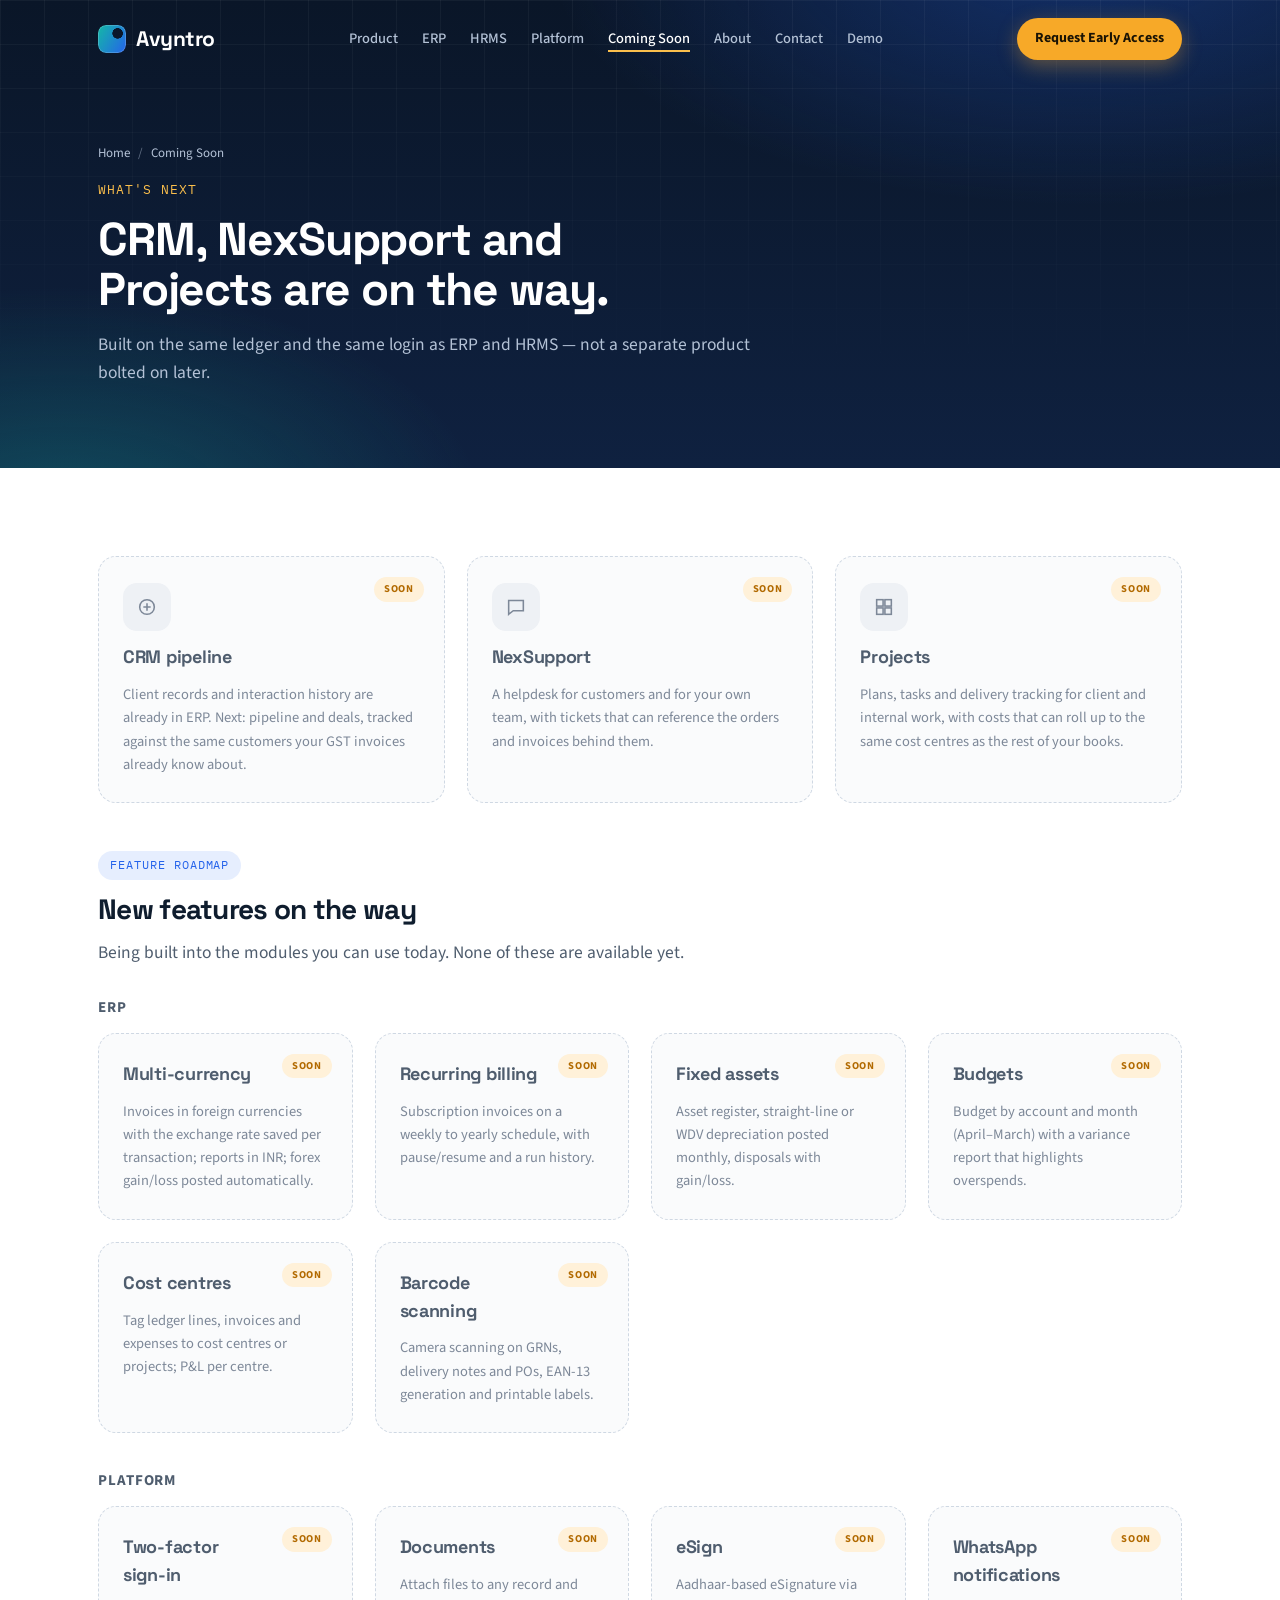
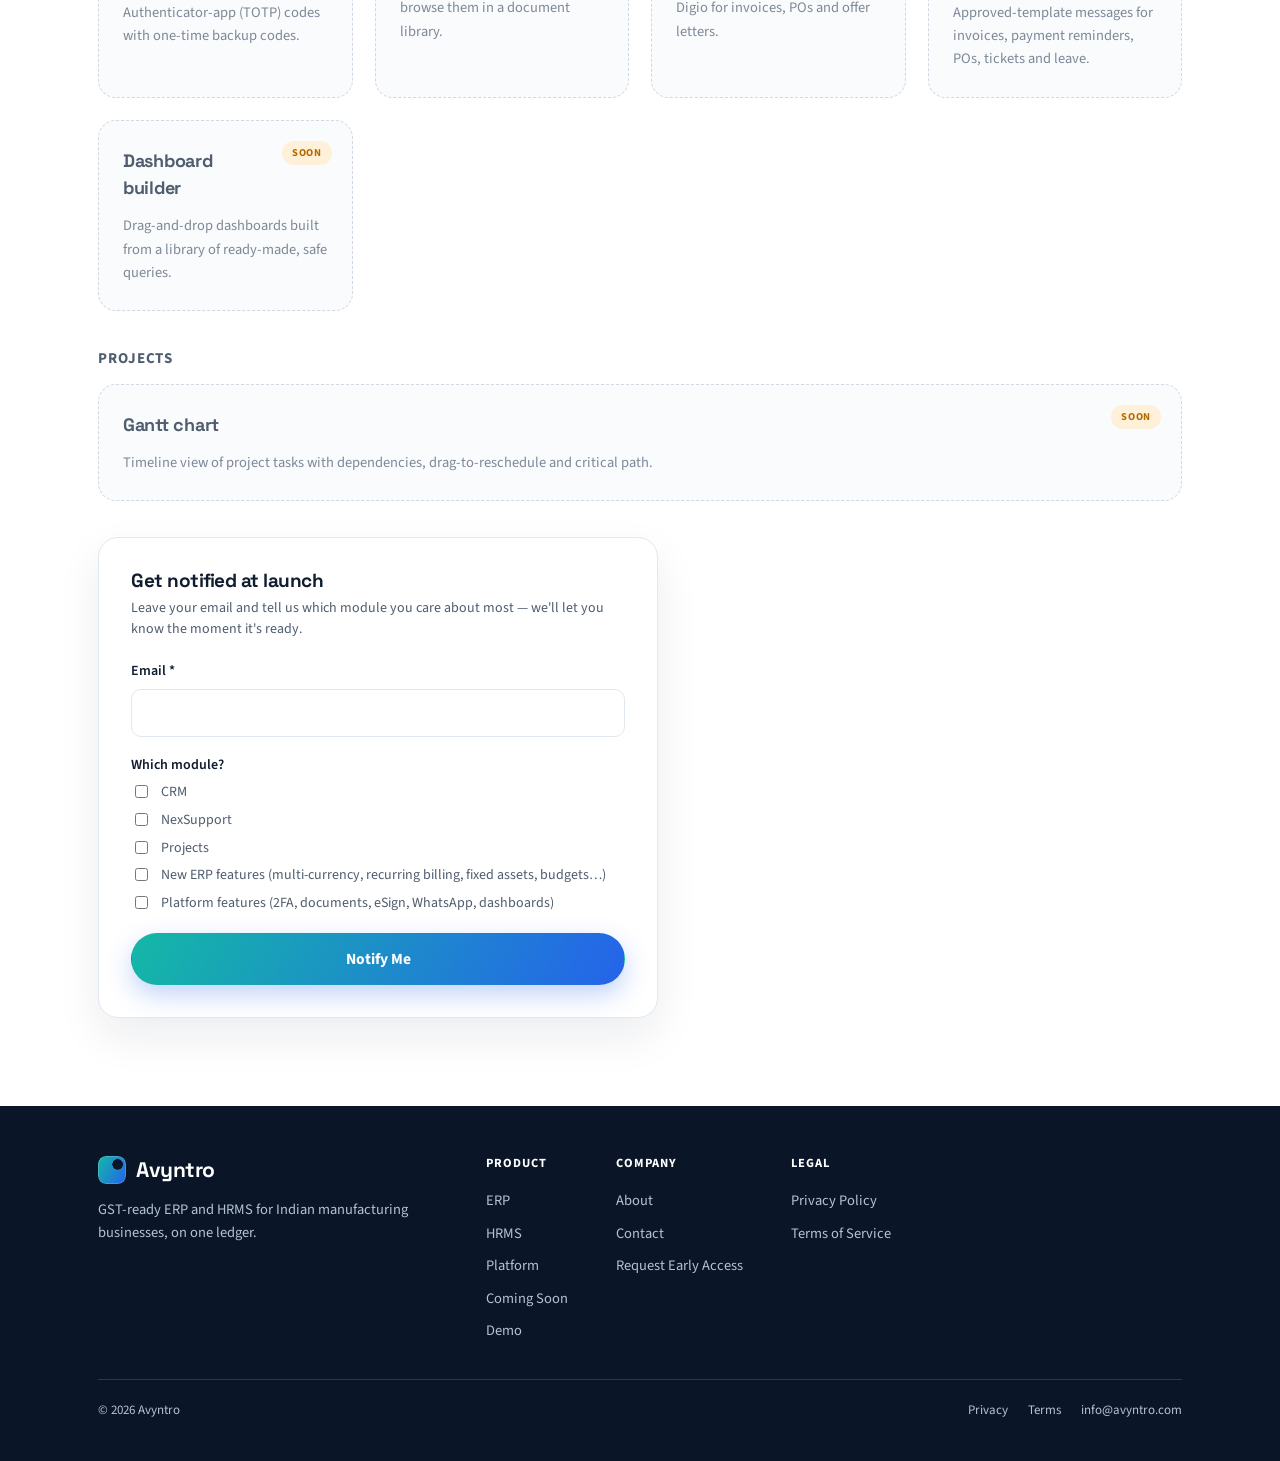
<file: coming-soon.html>
<!doctype html>
<html lang="en-IN">
<head>
<meta charset="utf-8">
<meta name="viewport" content="width=device-width, initial-scale=1, viewport-fit=cover">
<title>Roadmap: CRM, NexSupport, Projects &amp; More | Avyntro</title>
<meta name="description" content="What&#x27;s next for Avyntro: CRM pipeline, NexSupport helpdesk, Projects, multi-currency, recurring billing, fixed assets, budgets and more.">
<meta name="robots" content="index, follow, max-image-preview:large">
<link rel="canonical" href="https://avyntro.com/coming-soon.html">
<meta name="theme-color" content="#0A1628">
<link rel="icon" href="assets/img/favicon.svg" type="image/svg+xml">
<link rel="apple-touch-icon" href="assets/img/avyntro-logo.png">
<meta property="og:type" content="website">
<meta property="og:site_name" content="Avyntro">
<meta property="og:locale" content="en_IN">
<meta property="og:title" content="Roadmap: CRM, NexSupport, Projects &amp; More | Avyntro">
<meta property="og:description" content="What&#x27;s next for Avyntro: CRM pipeline, NexSupport helpdesk, Projects, multi-currency, recurring billing, fixed assets, budgets and more.">
<meta property="og:url" content="https://avyntro.com/coming-soon.html">
<meta property="og:image" content="https://avyntro.com/assets/img/og-avyntro.jpg">
<meta property="og:image:width" content="1200">
<meta property="og:image:height" content="630">
<meta property="og:image:alt" content="Avyntro: GST-ready ERP and HRMS for manufacturers">
<meta name="twitter:card" content="summary_large_image">
<meta name="twitter:title" content="Roadmap: CRM, NexSupport, Projects &amp; More | Avyntro">
<meta name="twitter:description" content="What&#x27;s next for Avyntro: CRM pipeline, NexSupport helpdesk, Projects, multi-currency, recurring billing, fixed assets, budgets and more.">
<meta name="twitter:image" content="https://avyntro.com/assets/img/og-avyntro.jpg">
<link rel="preconnect" href="https://fonts.googleapis.com">
<link rel="preconnect" href="https://fonts.gstatic.com" crossorigin>
<link href="https://fonts.googleapis.com/css2?family=Space+Grotesk:wght@500;600;700&family=Source+Sans+3:wght@400;500;600;700&family=IBM+Plex+Mono:wght@500&display=swap" rel="stylesheet">
<link rel="stylesheet" href="styles.css">
<script type="application/ld+json">
{
 "@context": "https://schema.org",
 "@graph": [
  {
   "@type": "Organization",
   "@id": "https://avyntro.com/#org",
   "name": "Avyntro",
   "url": "https://avyntro.com/",
   "logo": "https://avyntro.com/assets/img/avyntro-logo.png",
   "email": "info@avyntro.com"
  },
  {
   "@type": "WebSite",
   "@id": "https://avyntro.com/#website",
   "name": "Avyntro",
   "url": "https://avyntro.com/",
   "publisher": {
    "@id": "https://avyntro.com/#org"
   },
   "inLanguage": "en-IN"
  },
  {
   "@type": "BreadcrumbList",
   "itemListElement": [
    {
     "@type": "ListItem",
     "position": 1,
     "name": "Home",
     "item": "https://avyntro.com/"
    },
    {
     "@type": "ListItem",
     "position": 2,
     "name": "Coming Soon",
     "item": "https://avyntro.com/coming-soon.html"
    }
   ]
  }
 ]
}
</script>
</head>
<body>
<a class="skip-link" href="#main">Skip to content</a>

<nav class="site-nav-band">
  <div class="site-nav">
    <a class="brand" href="index.html">Avyntro</a>
    <div class="nav-links">
      <a href="index.html#modules">Product</a>
      <a href="erp.html">ERP</a>
      <a href="hrms.html">HRMS</a>
      <a href="platform.html">Platform</a>
      <a href="coming-soon.html" aria-current="page">Coming Soon</a>
      <a href="about.html">About</a>
      <a href="contact.html">Contact</a>
      <a href="demo/index.html">Demo</a>
    </div>
    <a class="nav-cta" href="request-access.html">Request Early Access</a>
    <button class="nav-toggle" aria-expanded="false" aria-label="Toggle menu">Menu</button>
  </div>
  <div class="nav-mobile">
    <a href="index.html#modules">Product</a>
    <a href="erp.html">ERP</a>
    <a href="hrms.html">HRMS</a>
    <a href="platform.html">Platform</a>
    <a aria-current="page" href="coming-soon.html">Coming Soon</a>
    <a href="about.html">About</a>
    <a href="contact.html">Contact</a>
    <a href="demo/index.html">Try the demo</a>
    <a href="request-access.html">Request Early Access</a>
  </div>

  <div class="page-header">
    <div class="wrap">
      <ol class="crumbs" aria-label="Breadcrumb"><li><a href="index.html">Home</a></li><li aria-current="page">Coming Soon</li></ol>
      <span class="tag hero-eyebrow">What's next</span>
      <h1>CRM, NexSupport and Projects are on the way.</h1>
      <p>Built on the same ledger and the same login as ERP and HRMS — not a separate product bolted on later.</p>
    </div>
  </div>
</nav>

<main id="main">
  <section class="section">
    <div class="wrap">
      <div class="card-grid" style="margin-bottom:48px;">
        <div class="m-card soon">
          <span class="badge-soon">Soon</span>
          <div class="m-icon"><svg width="22" height="22" viewBox="0 0 24 24" fill="none" stroke-width="1.7"><circle cx="12" cy="12" r="8"/><path d="M8 12h8M12 8v8"/></svg></div>
          <h3>CRM pipeline</h3>
          <p>Client records and interaction history are already in ERP. Next: pipeline and deals, tracked against the same customers your GST invoices already know about.</p>
        </div>
        <div class="m-card soon">
          <span class="badge-soon">Soon</span>
          <div class="m-icon"><svg width="22" height="22" viewBox="0 0 24 24" fill="none" stroke-width="1.7"><path d="M4 5h16v11H9l-5 4V5z"/></svg></div>
          <h3>NexSupport</h3>
          <p>A helpdesk for customers and for your own team, with tickets that can reference the orders and invoices behind them.</p>
        </div>
        <div class="m-card soon">
          <span class="badge-soon">Soon</span>
          <div class="m-icon"><svg width="22" height="22" viewBox="0 0 24 24" fill="none" stroke-width="1.7"><rect x="4" y="4" width="7" height="7"/><rect x="13" y="4" width="7" height="7"/><rect x="4" y="13" width="7" height="7"/><rect x="13" y="13" width="7" height="7"/></svg></div>
          <h3>Projects</h3>
          <p>Plans, tasks and delivery tracking for client and internal work, with costs that can roll up to the same cost centres as the rest of your books.</p>
        </div>
      </div>

      <span class="tag section-eyebrow">Feature roadmap</span>
      <h2 style="font-size:clamp(22px,3vw,28px); margin-bottom:14px;">New features on the way</h2>
      <p class="section-lede" style="color:var(--fg-muted); max-width:640px; margin-bottom:28px;">Being built into the modules you can use today. None of these are available yet.</p>
      <h3 class="roadmap-group">ERP</h3>
      <div class="card-grid" style="margin-bottom:36px;">
        <div class="m-card soon">
          <span class="badge-soon">Soon</span>
          <h3>Multi-currency</h3>
          <p>Invoices in foreign currencies with the exchange rate saved per transaction; reports in INR; forex gain/loss posted automatically.</p>
        </div>
        <div class="m-card soon">
          <span class="badge-soon">Soon</span>
          <h3>Recurring billing</h3>
          <p>Subscription invoices on a weekly to yearly schedule, with pause/resume and a run history.</p>
        </div>
        <div class="m-card soon">
          <span class="badge-soon">Soon</span>
          <h3>Fixed assets</h3>
          <p>Asset register, straight-line or WDV depreciation posted monthly, disposals with gain/loss.</p>
        </div>
        <div class="m-card soon">
          <span class="badge-soon">Soon</span>
          <h3>Budgets</h3>
          <p>Budget by account and month (April–March) with a variance report that highlights overspends.</p>
        </div>
        <div class="m-card soon">
          <span class="badge-soon">Soon</span>
          <h3>Cost centres</h3>
          <p>Tag ledger lines, invoices and expenses to cost centres or projects; P&amp;L per centre.</p>
        </div>
        <div class="m-card soon">
          <span class="badge-soon">Soon</span>
          <h3>Barcode scanning</h3>
          <p>Camera scanning on GRNs, delivery notes and POs, EAN-13 generation and printable labels.</p>
        </div>
      </div>
      <h3 class="roadmap-group">Platform</h3>
      <div class="card-grid" style="margin-bottom:36px;">
        <div class="m-card soon">
          <span class="badge-soon">Soon</span>
          <h3>Two-factor sign-in</h3>
          <p>Authenticator-app (TOTP) codes with one-time backup codes.</p>
        </div>
        <div class="m-card soon">
          <span class="badge-soon">Soon</span>
          <h3>Documents</h3>
          <p>Attach files to any record and browse them in a document library.</p>
        </div>
        <div class="m-card soon">
          <span class="badge-soon">Soon</span>
          <h3>eSign</h3>
          <p>Aadhaar-based eSignature via Digio for invoices, POs and offer letters.</p>
        </div>
        <div class="m-card soon">
          <span class="badge-soon">Soon</span>
          <h3>WhatsApp notifications</h3>
          <p>Approved-template messages for invoices, payment reminders, POs, tickets and leave.</p>
        </div>
        <div class="m-card soon">
          <span class="badge-soon">Soon</span>
          <h3>Dashboard builder</h3>
          <p>Drag-and-drop dashboards built from a library of ready-made, safe queries.</p>
        </div>
      </div>
      <h3 class="roadmap-group">Projects</h3>
      <div class="card-grid" style="margin-bottom:36px;">
        <div class="m-card soon">
          <span class="badge-soon">Soon</span>
          <h3>Gantt chart</h3>
          <p>Timeline view of project tasks with dependencies, drag-to-reschedule and critical path.</p>
        </div>
      </div>

      <div class="form-card">
        <h2 style="font-size:19px; margin-bottom:6px;">Get notified at launch</h2>
        <p style="color:var(--fg-muted); font-size:14px; margin-bottom:20px;">Leave your email and tell us which module you care about most — we'll let you know the moment it's ready.</p>
        <div class="form-status" id="notify-status"></div>
        <form id="notify-form" novalidate>
          <div class="field">
            <label for="notify-email">Email <span aria-hidden="true">*</span></label>
            <input type="email" id="notify-email" name="email" required autocomplete="email">
          </div>
          <div class="field">
            <label>Which module?</label>
            <div class="checkbox-row"><input type="checkbox" id="nm-crm" name="modules" value="CRM"><label for="nm-crm">CRM</label></div>
            <div class="checkbox-row"><input type="checkbox" id="nm-nexsupport" name="modules" value="NexSupport"><label for="nm-nexsupport">NexSupport</label></div>
            <div class="checkbox-row"><input type="checkbox" id="nm-projects" name="modules" value="Projects"><label for="nm-projects">Projects</label></div>
            <div class="checkbox-row"><input type="checkbox" id="nm-erp-new" name="modules" value="New ERP features"><label for="nm-erp-new">New ERP features (multi-currency, recurring billing, fixed assets, budgets…)</label></div>
            <div class="checkbox-row"><input type="checkbox" id="nm-platform-new" name="modules" value="New platform features"><label for="nm-platform-new">Platform features (2FA, documents, eSign, WhatsApp, dashboards)</label></div>
          </div>
          <button type="submit" class="btn btn-teal btn-block">Notify Me</button>
        </form>
      </div>
    </div>
  </section>
</main>

<footer class="site-footer">
  <div class="wrap">
    <div class="footer-cols">
      <div class="footer-about">
        <a class="brand" href="index.html">Avyntro</a>
        <p>GST-ready ERP and HRMS for Indian manufacturing businesses, on one ledger.</p>
      </div>
      <div class="footer-col">
        <h4>Product</h4>
        <a href="erp.html">ERP</a>
        <a href="hrms.html">HRMS</a>
        <a href="platform.html">Platform</a>
        <a href="coming-soon.html">Coming Soon</a>
        <a href="demo/index.html">Demo</a>
      </div>
      <div class="footer-col">
        <h4>Company</h4>
        <a href="about.html">About</a>
        <a href="contact.html">Contact</a>
        <a href="request-access.html">Request Early Access</a>
      </div>
      <div class="footer-col">
        <h4>Legal</h4>
        <a href="privacy.html">Privacy Policy</a>
        <a href="terms.html">Terms of Service</a>
      </div>
    </div>
    <div class="footer-top">
      <div>© 2026 Avyntro</div>
      <div class="footer-links">
        <a href="privacy.html">Privacy</a>
        <a href="terms.html">Terms</a>
        <span>info@avyntro.com</span>
      </div>
    </div>
  </div>
</footer>

<script src="site.js"></script>
</body>
</html>
</file>
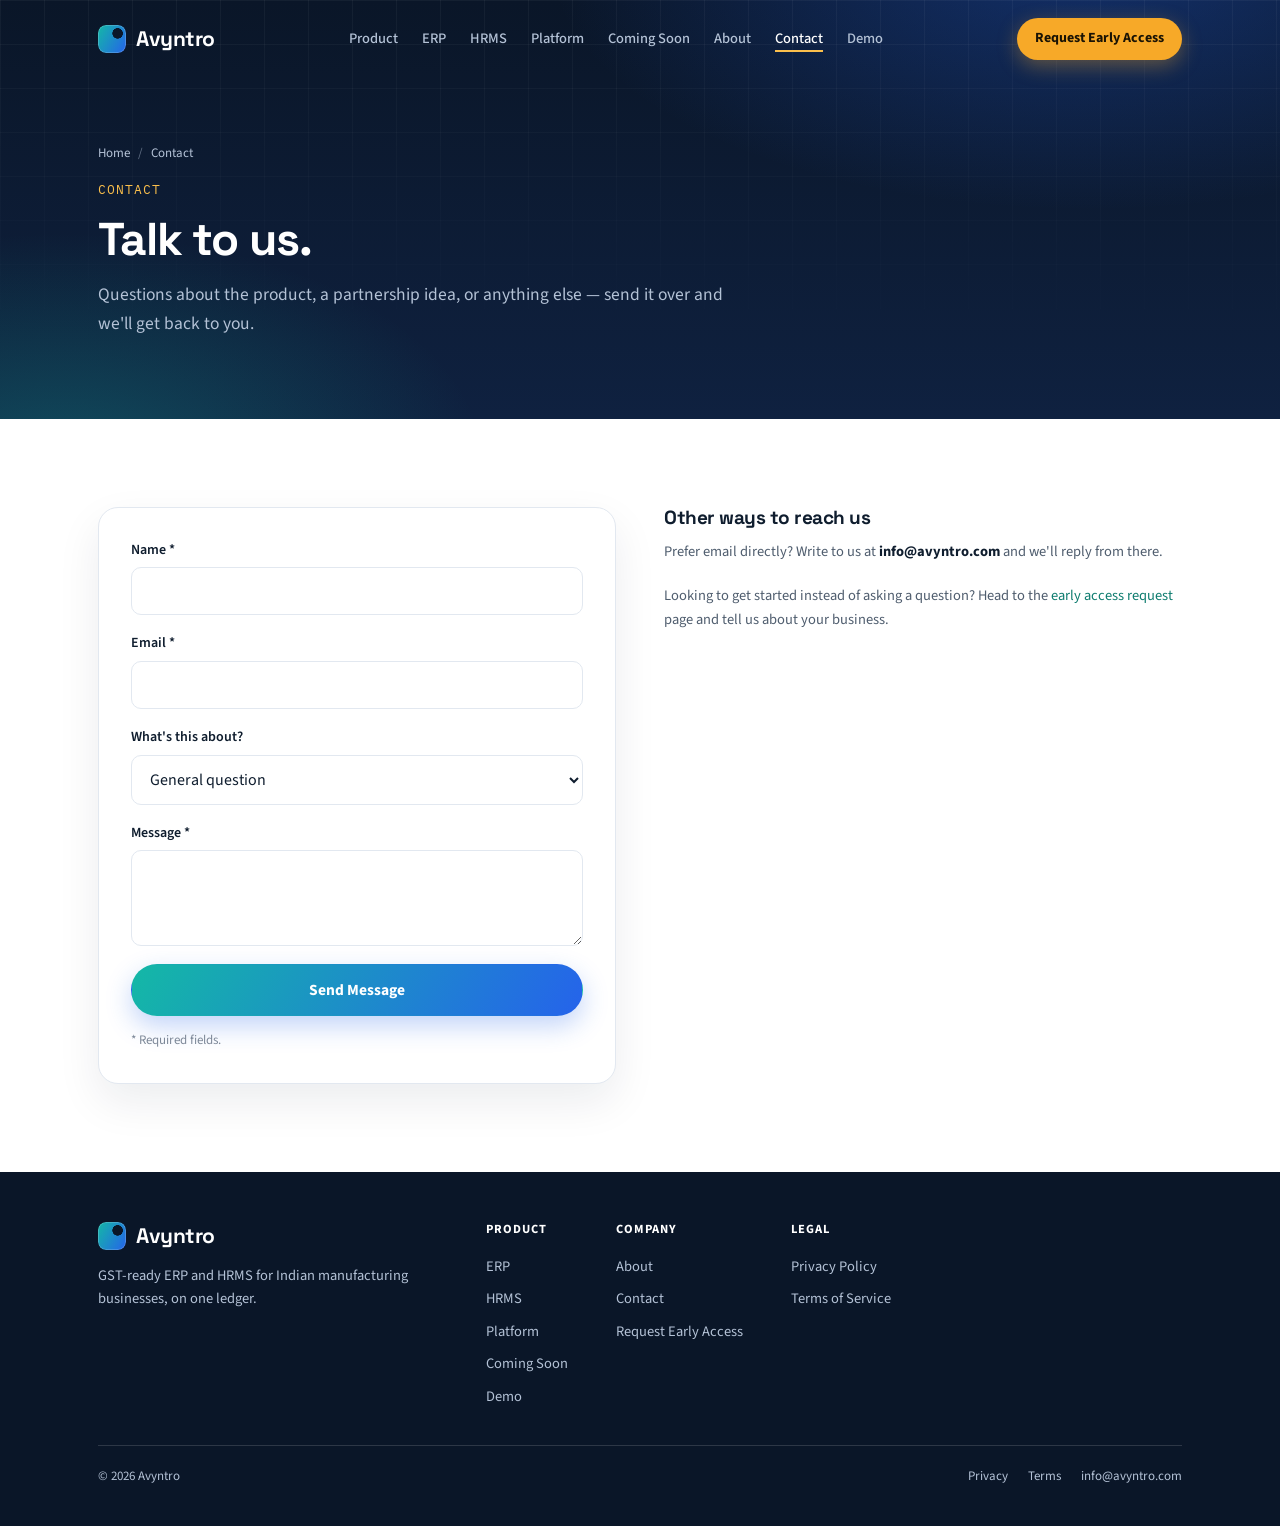
<file: contact.html>
<!doctype html>
<html lang="en-IN">
<head>
<meta charset="utf-8">
<meta name="viewport" content="width=device-width, initial-scale=1, viewport-fit=cover">
<title>Contact Avyntro | Manufacturing ERP &amp; HRMS</title>
<meta name="description" content="Questions about Avyntro ERP and HRMS, a partnership idea or anything else? Send us a message or email info@avyntro.com.">
<meta name="robots" content="index, follow, max-image-preview:large">
<link rel="canonical" href="https://avyntro.com/contact.html">
<meta name="theme-color" content="#0A1628">
<link rel="icon" href="assets/img/favicon.svg" type="image/svg+xml">
<link rel="apple-touch-icon" href="assets/img/avyntro-logo.png">
<meta property="og:type" content="website">
<meta property="og:site_name" content="Avyntro">
<meta property="og:locale" content="en_IN">
<meta property="og:title" content="Contact Avyntro | Manufacturing ERP &amp; HRMS">
<meta property="og:description" content="Questions about Avyntro ERP and HRMS, a partnership idea or anything else? Send us a message or email info@avyntro.com.">
<meta property="og:url" content="https://avyntro.com/contact.html">
<meta property="og:image" content="https://avyntro.com/assets/img/og-avyntro.jpg">
<meta property="og:image:width" content="1200">
<meta property="og:image:height" content="630">
<meta property="og:image:alt" content="Avyntro: GST-ready ERP and HRMS for manufacturers">
<meta name="twitter:card" content="summary_large_image">
<meta name="twitter:title" content="Contact Avyntro | Manufacturing ERP &amp; HRMS">
<meta name="twitter:description" content="Questions about Avyntro ERP and HRMS, a partnership idea or anything else? Send us a message or email info@avyntro.com.">
<meta name="twitter:image" content="https://avyntro.com/assets/img/og-avyntro.jpg">
<link rel="preconnect" href="https://fonts.googleapis.com">
<link rel="preconnect" href="https://fonts.gstatic.com" crossorigin>
<link href="https://fonts.googleapis.com/css2?family=Space+Grotesk:wght@500;600;700&family=Source+Sans+3:wght@400;500;600;700&family=IBM+Plex+Mono:wght@500&display=swap" rel="stylesheet">
<link rel="stylesheet" href="styles.css">
<script type="application/ld+json">
{
 "@context": "https://schema.org",
 "@graph": [
  {
   "@type": "Organization",
   "@id": "https://avyntro.com/#org",
   "name": "Avyntro",
   "url": "https://avyntro.com/",
   "logo": "https://avyntro.com/assets/img/avyntro-logo.png",
   "email": "info@avyntro.com"
  },
  {
   "@type": "WebSite",
   "@id": "https://avyntro.com/#website",
   "name": "Avyntro",
   "url": "https://avyntro.com/",
   "publisher": {
    "@id": "https://avyntro.com/#org"
   },
   "inLanguage": "en-IN"
  },
  {
   "@type": "BreadcrumbList",
   "itemListElement": [
    {
     "@type": "ListItem",
     "position": 1,
     "name": "Home",
     "item": "https://avyntro.com/"
    },
    {
     "@type": "ListItem",
     "position": 2,
     "name": "Contact",
     "item": "https://avyntro.com/contact.html"
    }
   ]
  }
 ]
}
</script>
</head>
<body>
<a class="skip-link" href="#main">Skip to content</a>

<nav class="site-nav-band">
  <div class="site-nav">
    <a class="brand" href="index.html">Avyntro</a>
    <div class="nav-links">
      <a href="index.html#modules">Product</a>
      <a href="erp.html">ERP</a>
      <a href="hrms.html">HRMS</a>
      <a href="platform.html">Platform</a>
      <a href="coming-soon.html">Coming Soon</a>
      <a href="about.html">About</a>
      <a href="contact.html" aria-current="page">Contact</a>
      <a href="demo/index.html">Demo</a>
    </div>
    <a class="nav-cta" href="request-access.html">Request Early Access</a>
    <button class="nav-toggle" aria-expanded="false" aria-label="Toggle menu">Menu</button>
  </div>
  <div class="nav-mobile">
    <a href="index.html#modules">Product</a>
    <a href="erp.html">ERP</a>
    <a href="hrms.html">HRMS</a>
    <a href="platform.html">Platform</a>
    <a href="coming-soon.html">Coming Soon</a>
    <a href="about.html">About</a>
    <a aria-current="page" href="contact.html">Contact</a>
    <a href="demo/index.html">Try the demo</a>
    <a href="request-access.html">Request Early Access</a>
  </div>

  <div class="page-header">
    <div class="wrap">
      <ol class="crumbs" aria-label="Breadcrumb"><li><a href="index.html">Home</a></li><li aria-current="page">Contact</li></ol>
      <span class="tag hero-eyebrow">Contact</span>
      <h1>Talk to us.</h1>
      <p>Questions about the product, a partnership idea, or anything else — send it over and we'll get back to you.</p>
    </div>
  </div>
</nav>

<main id="main">
  <section class="section">
    <div class="wrap two-col">
      <div class="form-card" style="max-width:none;">
        <div class="form-status" id="contact-status"></div>
        <form id="contact-form" novalidate>
          <div class="field">
            <label for="c-name">Name <span aria-hidden="true">*</span></label>
            <input type="text" id="c-name" name="name" required autocomplete="name">
          </div>
          <div class="field">
            <label for="c-email">Email <span aria-hidden="true">*</span></label>
            <input type="email" id="c-email" name="email" required autocomplete="email">
          </div>
          <div class="field">
            <label for="c-topic">What's this about?</label>
            <select id="c-topic" name="topic">
              <option value="General question">General question</option>
              <option value="Sales / pricing">Sales / pricing</option>
              <option value="Partnership">Partnership</option>
              <option value="Press">Press</option>
              <option value="Something else">Something else</option>
            </select>
          </div>
          <div class="field">
            <label for="c-message">Message <span aria-hidden="true">*</span></label>
            <textarea id="c-message" name="message" required></textarea>
          </div>
          <button type="submit" class="btn btn-teal btn-block">Send Message</button>
          <p class="required-note">* Required fields.</p>
        </form>
      </div>

      <div>
        <h2 style="font-size:19px; margin-bottom:12px;">Other ways to reach us</h2>
        <p style="color:var(--fg-muted); font-size:14.5px; line-height:1.65; margin-bottom:20px;">
          Prefer email directly? Write to us at <strong style="color:var(--fg);">info@avyntro.com</strong> and we'll reply from there.
        </p>
        <p style="color:var(--fg-muted); font-size:14.5px; line-height:1.65;">
          Looking to get started instead of asking a question? Head to the <a href="request-access.html">early access request</a> page and tell us about your business.
        </p>
      </div>
    </div>
  </section>
</main>

<footer class="site-footer">
  <div class="wrap">
    <div class="footer-cols">
      <div class="footer-about">
        <a class="brand" href="index.html">Avyntro</a>
        <p>GST-ready ERP and HRMS for Indian manufacturing businesses, on one ledger.</p>
      </div>
      <div class="footer-col">
        <h4>Product</h4>
        <a href="erp.html">ERP</a>
        <a href="hrms.html">HRMS</a>
        <a href="platform.html">Platform</a>
        <a href="coming-soon.html">Coming Soon</a>
        <a href="demo/index.html">Demo</a>
      </div>
      <div class="footer-col">
        <h4>Company</h4>
        <a href="about.html">About</a>
        <a href="contact.html">Contact</a>
        <a href="request-access.html">Request Early Access</a>
      </div>
      <div class="footer-col">
        <h4>Legal</h4>
        <a href="privacy.html">Privacy Policy</a>
        <a href="terms.html">Terms of Service</a>
      </div>
    </div>
    <div class="footer-top">
      <div>© 2026 Avyntro</div>
      <div class="footer-links">
        <a href="privacy.html">Privacy</a>
        <a href="terms.html">Terms</a>
        <span>info@avyntro.com</span>
      </div>
    </div>
  </div>
</footer>

<script src="site.js"></script>
</body>
</html>
</file>
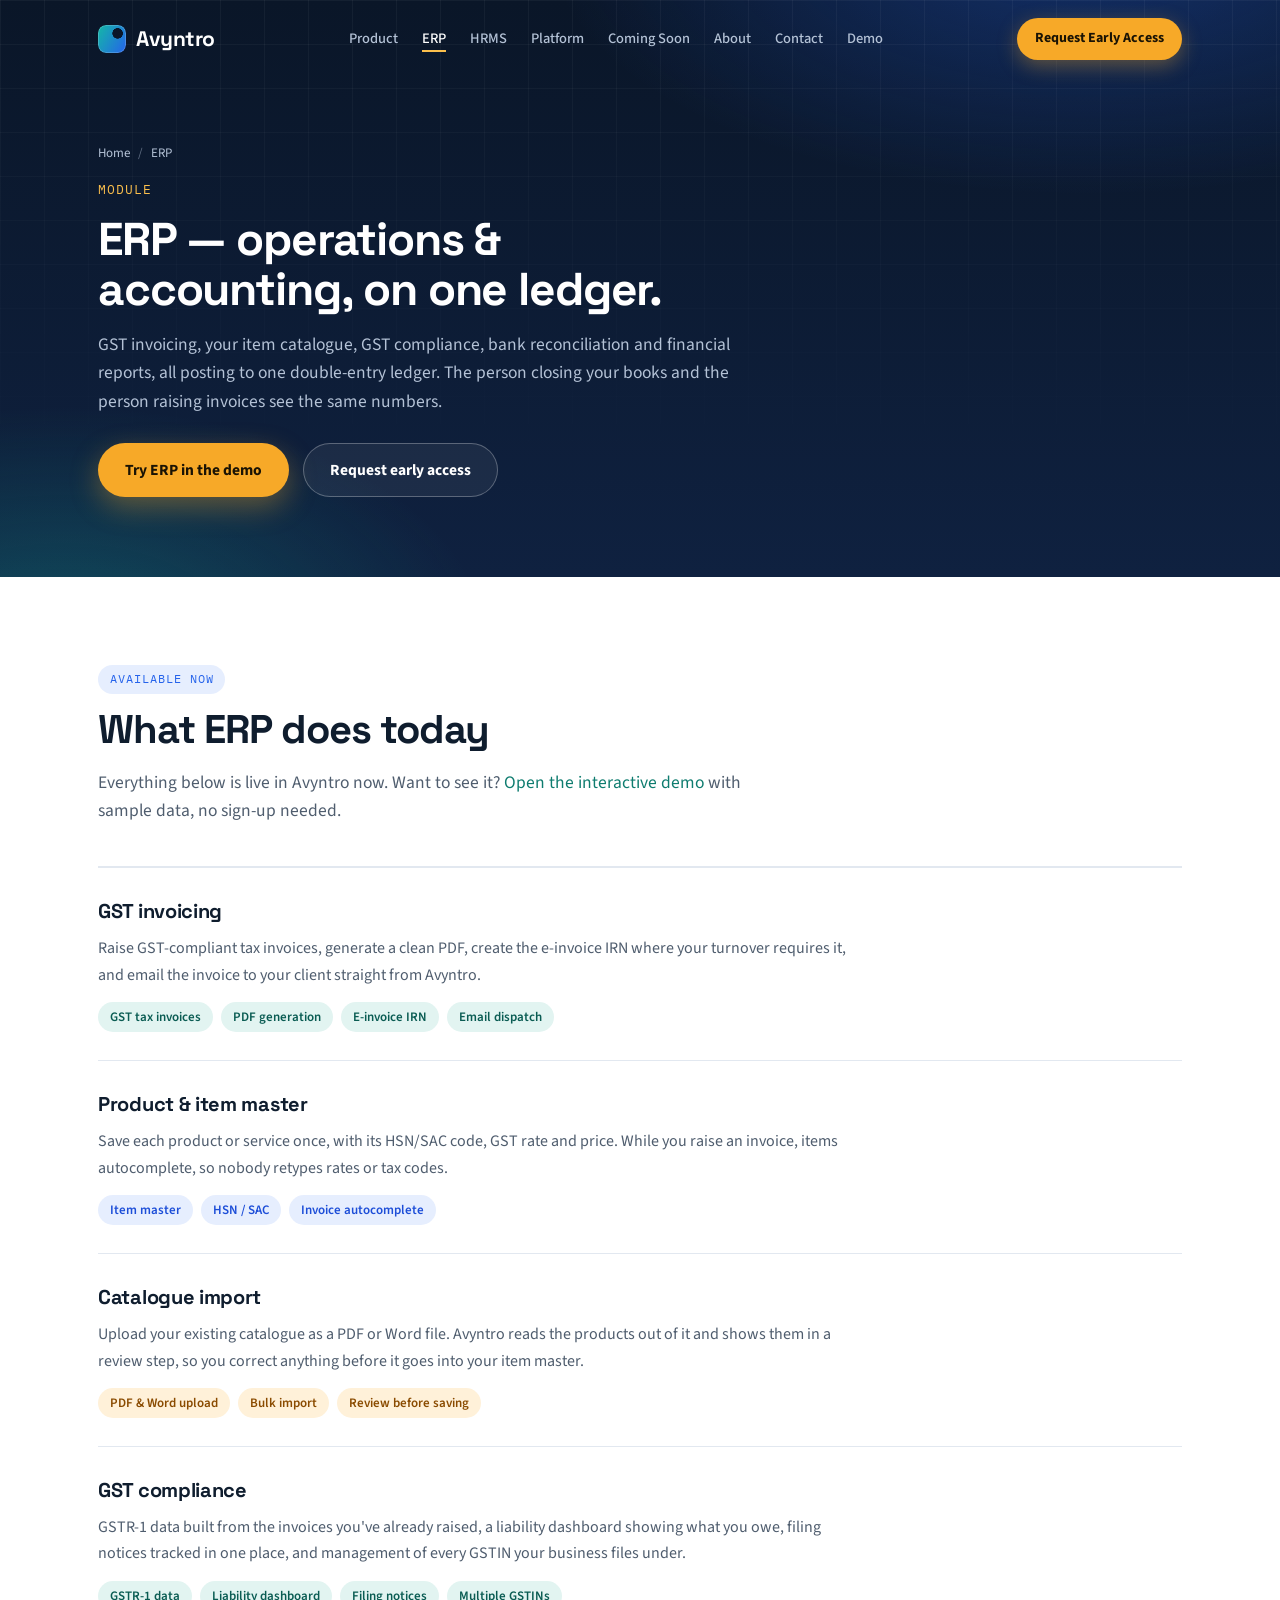
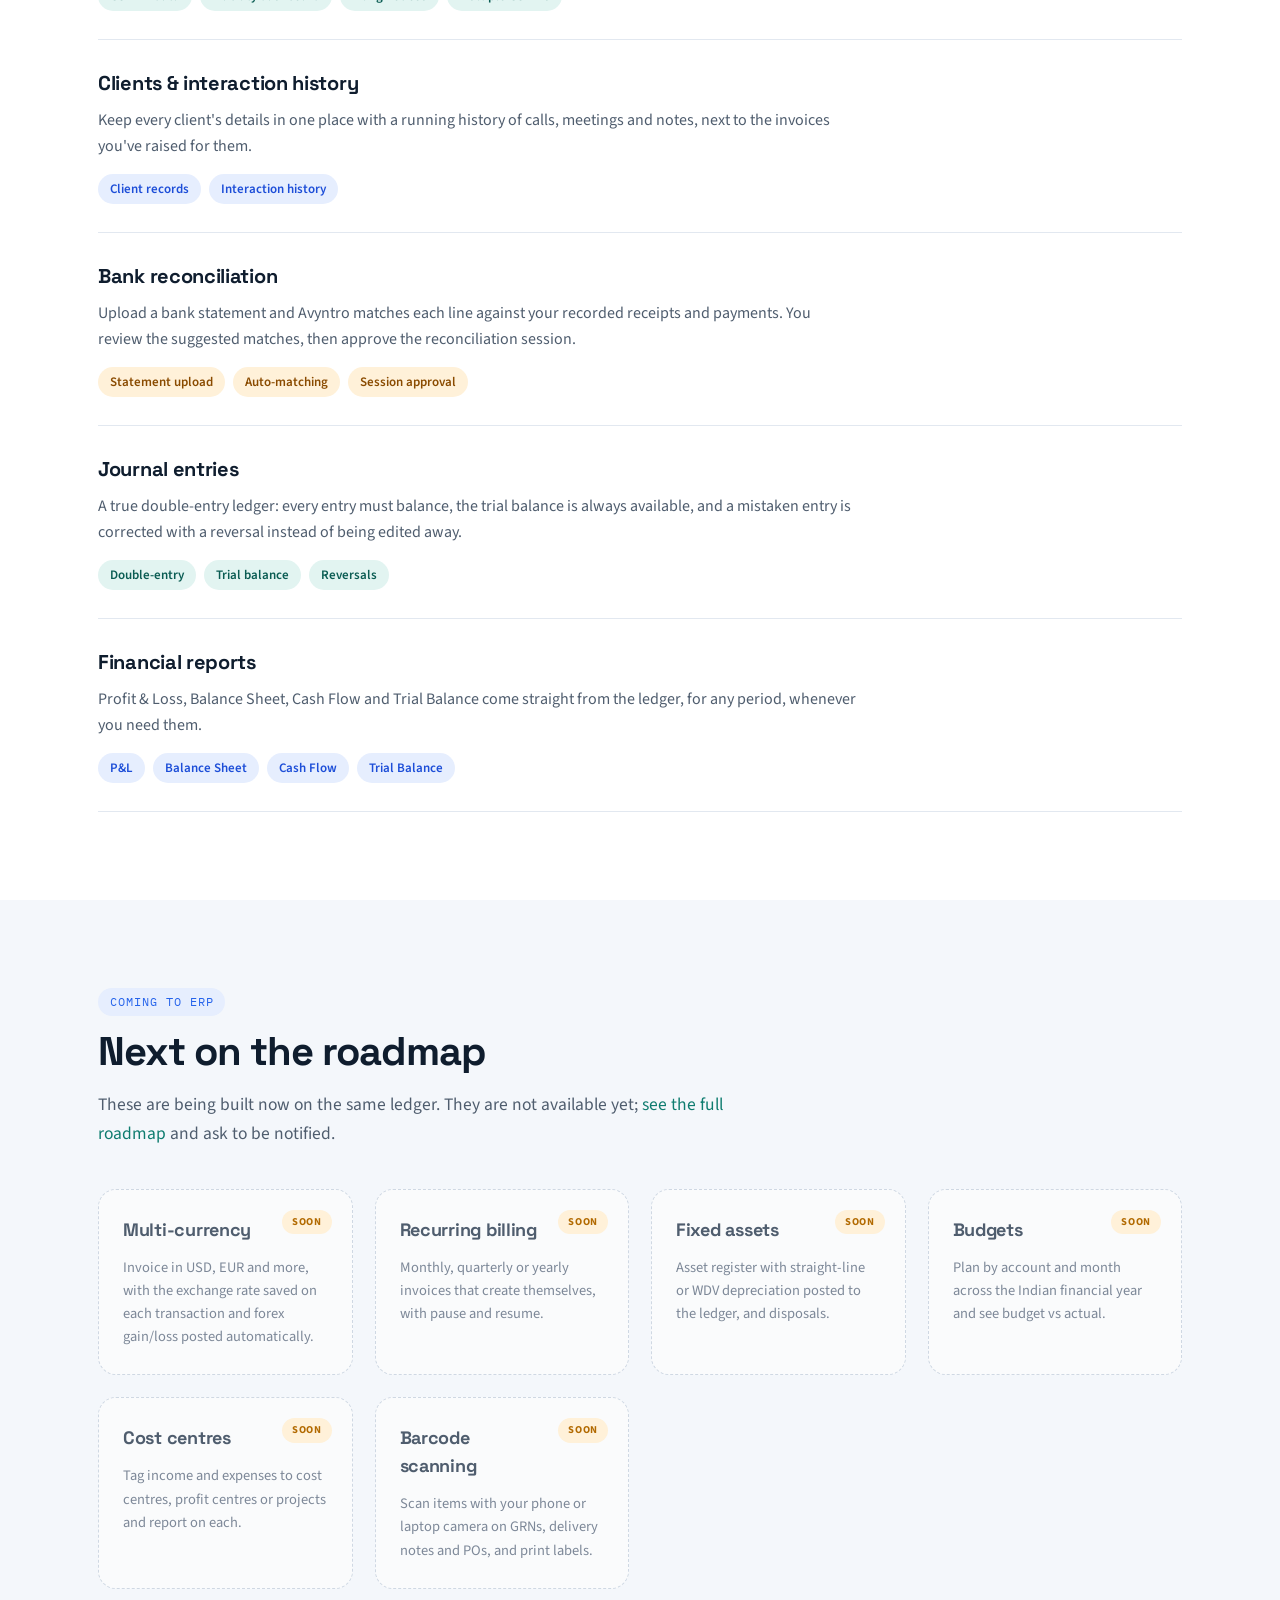
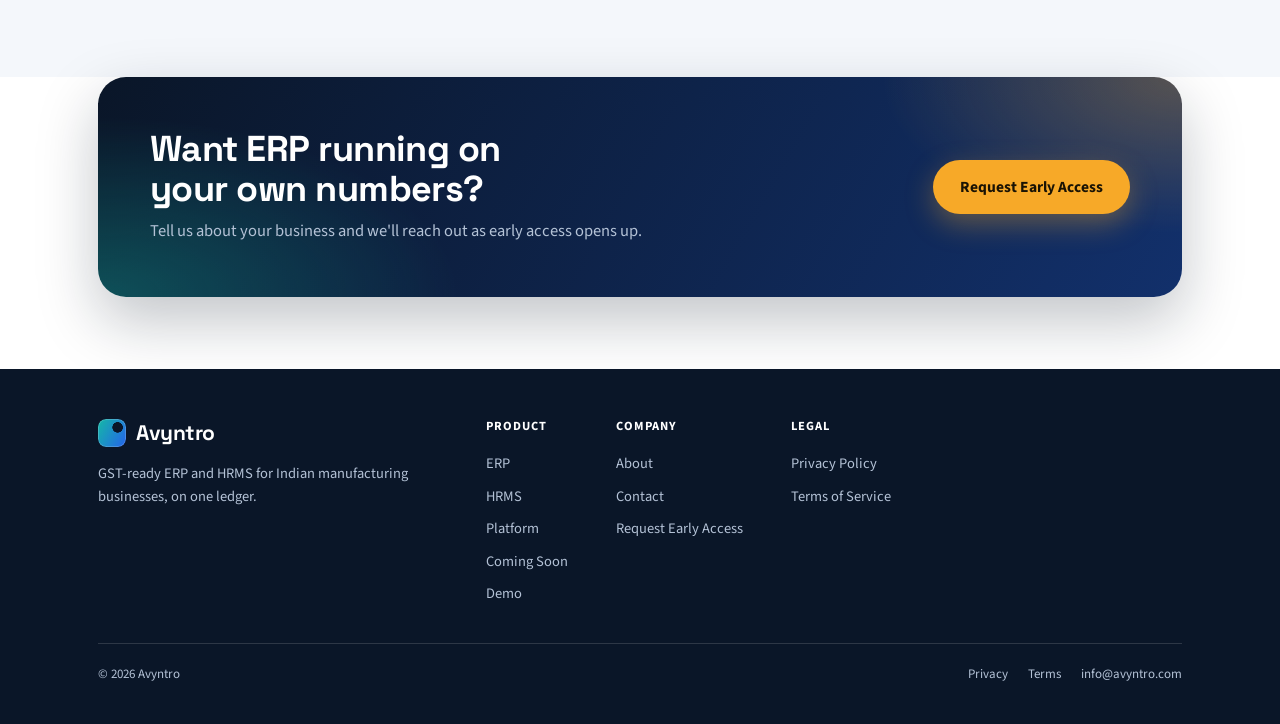
<file: erp.html>
<!doctype html>
<html lang="en-IN">
<head>
<meta charset="utf-8">
<meta name="viewport" content="width=device-width, initial-scale=1, viewport-fit=cover">
<title>Manufacturing ERP with GST Invoicing &amp; GSTR-1 | Avyntro</title>
<meta name="description" content="Avyntro ERP: GST invoices with IRN, item master, catalogue import, GSTR-1 data, bank reconciliation, journals and financial reports on one ledger.">
<meta name="robots" content="index, follow, max-image-preview:large">
<link rel="canonical" href="https://avyntro.com/erp.html">
<meta name="theme-color" content="#0A1628">
<link rel="icon" href="assets/img/favicon.svg" type="image/svg+xml">
<link rel="apple-touch-icon" href="assets/img/avyntro-logo.png">
<meta property="og:type" content="website">
<meta property="og:site_name" content="Avyntro">
<meta property="og:locale" content="en_IN">
<meta property="og:title" content="Manufacturing ERP with GST Invoicing &amp; GSTR-1 | Avyntro">
<meta property="og:description" content="Avyntro ERP: GST invoices with IRN, item master, catalogue import, GSTR-1 data, bank reconciliation, journals and financial reports on one ledger.">
<meta property="og:url" content="https://avyntro.com/erp.html">
<meta property="og:image" content="https://avyntro.com/assets/img/og-avyntro.jpg">
<meta property="og:image:width" content="1200">
<meta property="og:image:height" content="630">
<meta property="og:image:alt" content="Avyntro: GST-ready ERP and HRMS for manufacturers">
<meta name="twitter:card" content="summary_large_image">
<meta name="twitter:title" content="Manufacturing ERP with GST Invoicing &amp; GSTR-1 | Avyntro">
<meta name="twitter:description" content="Avyntro ERP: GST invoices with IRN, item master, catalogue import, GSTR-1 data, bank reconciliation, journals and financial reports on one ledger.">
<meta name="twitter:image" content="https://avyntro.com/assets/img/og-avyntro.jpg">
<link rel="preconnect" href="https://fonts.googleapis.com">
<link rel="preconnect" href="https://fonts.gstatic.com" crossorigin>
<link href="https://fonts.googleapis.com/css2?family=Space+Grotesk:wght@500;600;700&family=Source+Sans+3:wght@400;500;600;700&family=IBM+Plex+Mono:wght@500&display=swap" rel="stylesheet">
<link rel="stylesheet" href="styles.css">
<style>
  :root { color-scheme: light; }
  html, body { background: var(--bg); }
</style>
<script type="application/ld+json">
{
 "@context": "https://schema.org",
 "@graph": [
  {
   "@type": "Organization",
   "@id": "https://avyntro.com/#org",
   "name": "Avyntro",
   "url": "https://avyntro.com/",
   "logo": "https://avyntro.com/assets/img/avyntro-logo.png",
   "email": "info@avyntro.com"
  },
  {
   "@type": "WebSite",
   "@id": "https://avyntro.com/#website",
   "name": "Avyntro",
   "url": "https://avyntro.com/",
   "publisher": {
    "@id": "https://avyntro.com/#org"
   },
   "inLanguage": "en-IN"
  },
  {
   "@type": "BreadcrumbList",
   "itemListElement": [
    {
     "@type": "ListItem",
     "position": 1,
     "name": "Home",
     "item": "https://avyntro.com/"
    },
    {
     "@type": "ListItem",
     "position": 2,
     "name": "ERP",
     "item": "https://avyntro.com/erp.html"
    }
   ]
  }
 ]
}
</script>
</head>
<body>
<a class="skip-link" href="#main">Skip to content</a>

<nav class="site-nav-band">
  <div class="site-nav">
    <a class="brand" href="index.html">Avyntro</a>
    <div class="nav-links">
      <a href="index.html#modules">Product</a>
      <a href="erp.html" aria-current="page">ERP</a>
      <a href="hrms.html">HRMS</a>
      <a href="platform.html">Platform</a>
      <a href="coming-soon.html">Coming Soon</a>
      <a href="about.html">About</a>
      <a href="contact.html">Contact</a>
      <a href="demo/index.html">Demo</a>
    </div>
    <a class="nav-cta" href="request-access.html">Request Early Access</a>
    <button class="nav-toggle" aria-expanded="false" aria-label="Toggle menu">Menu</button>
  </div>
  <div class="nav-mobile">
    <a href="index.html#modules">Product</a>
    <a aria-current="page" href="erp.html">ERP</a>
    <a href="hrms.html">HRMS</a>
    <a href="platform.html">Platform</a>
    <a href="coming-soon.html">Coming Soon</a>
    <a href="about.html">About</a>
    <a href="contact.html">Contact</a>
    <a href="demo/index.html">Try the demo</a>
    <a href="request-access.html">Request Early Access</a>
  </div>

  <div class="page-header">
    <div class="wrap">
      <ol class="crumbs" aria-label="Breadcrumb"><li><a href="index.html">Home</a></li><li aria-current="page">ERP</li></ol>
      <span class="tag hero-eyebrow">Module</span>
      <h1>ERP — operations &amp; accounting, on one ledger.</h1>
      <p>GST invoicing, your item catalogue, GST compliance, bank reconciliation and financial reports, all posting to one double-entry ledger. The person closing your books and the person raising invoices see the same numbers.</p>
      <div class="hero-actions">
        <a class="btn btn-amber" href="demo/index.html">Try ERP in the demo</a>
        <a class="btn btn-ghost-dark" href="request-access.html">Request early access</a>
      </div>
    </div>
  </div>
</nav>

<main id="main">
  <section class="section">
    <div class="wrap">
      <span class="tag section-eyebrow">Available now</span>
      <h2>What ERP does today</h2>
      <p class="section-lede">Everything below is live in Avyntro now. Want to see it? <a href="demo/index.html">Open the interactive demo</a> with sample data, no sign-up needed.</p>
      <div class="row-list">

        <div class="feature-block">
          <h3>GST invoicing</h3>
          <p class="feature-desc">Raise GST-compliant tax invoices, generate a clean PDF, create the e-invoice IRN where your turnover requires it, and email the invoice to your client straight from Avyntro.</p>
          <div class="feature-tags"><span>GST tax invoices</span><span>PDF generation</span><span>E-invoice IRN</span><span>Email dispatch</span></div>
        </div>
        <div class="feature-block">
          <h3>Product &amp; item master</h3>
          <p class="feature-desc">Save each product or service once, with its HSN/SAC code, GST rate and price. While you raise an invoice, items autocomplete, so nobody retypes rates or tax codes.</p>
          <div class="feature-tags"><span>Item master</span><span>HSN / SAC</span><span>Invoice autocomplete</span></div>
        </div>
        <div class="feature-block">
          <h3>Catalogue import</h3>
          <p class="feature-desc">Upload your existing catalogue as a PDF or Word file. Avyntro reads the products out of it and shows them in a review step, so you correct anything before it goes into your item master.</p>
          <div class="feature-tags"><span>PDF &amp; Word upload</span><span>Bulk import</span><span>Review before saving</span></div>
        </div>
        <div class="feature-block">
          <h3>GST compliance</h3>
          <p class="feature-desc">GSTR-1 data built from the invoices you've already raised, a liability dashboard showing what you owe, filing notices tracked in one place, and management of every GSTIN your business files under.</p>
          <div class="feature-tags"><span>GSTR-1 data</span><span>Liability dashboard</span><span>Filing notices</span><span>Multiple GSTINs</span></div>
        </div>
        <div class="feature-block">
          <h3>Clients &amp; interaction history</h3>
          <p class="feature-desc">Keep every client's details in one place with a running history of calls, meetings and notes, next to the invoices you've raised for them.</p>
          <div class="feature-tags"><span>Client records</span><span>Interaction history</span></div>
        </div>
        <div class="feature-block">
          <h3>Bank reconciliation</h3>
          <p class="feature-desc">Upload a bank statement and Avyntro matches each line against your recorded receipts and payments. You review the suggested matches, then approve the reconciliation session.</p>
          <div class="feature-tags"><span>Statement upload</span><span>Auto-matching</span><span>Session approval</span></div>
        </div>
        <div class="feature-block">
          <h3>Journal entries</h3>
          <p class="feature-desc">A true double-entry ledger: every entry must balance, the trial balance is always available, and a mistaken entry is corrected with a reversal instead of being edited away.</p>
          <div class="feature-tags"><span>Double-entry</span><span>Trial balance</span><span>Reversals</span></div>
        </div>
        <div class="feature-block">
          <h3>Financial reports</h3>
          <p class="feature-desc">Profit &amp; Loss, Balance Sheet, Cash Flow and Trial Balance come straight from the ledger, for any period, whenever you need them.</p>
          <div class="feature-tags"><span>P&amp;L</span><span>Balance Sheet</span><span>Cash Flow</span><span>Trial Balance</span></div>
        </div>

      </div>
    </div>
  </section>

  <section class="section section-surface" id="coming-soon">
    <div class="wrap">
      <span class="tag section-eyebrow">Coming to ERP</span>
      <h2>Next on the roadmap</h2>
      <p class="section-lede">These are being built now on the same ledger. They are not available yet; <a href="coming-soon.html">see the full roadmap</a> and ask to be notified.</p>
      <div class="card-grid">
        <div class="m-card soon">
          <span class="badge-soon">Soon</span>
          <h3>Multi-currency</h3>
          <p>Invoice in USD, EUR and more, with the exchange rate saved on each transaction and forex gain/loss posted automatically.</p>
        </div>
        <div class="m-card soon">
          <span class="badge-soon">Soon</span>
          <h3>Recurring billing</h3>
          <p>Monthly, quarterly or yearly invoices that create themselves, with pause and resume.</p>
        </div>
        <div class="m-card soon">
          <span class="badge-soon">Soon</span>
          <h3>Fixed assets</h3>
          <p>Asset register with straight-line or WDV depreciation posted to the ledger, and disposals.</p>
        </div>
        <div class="m-card soon">
          <span class="badge-soon">Soon</span>
          <h3>Budgets</h3>
          <p>Plan by account and month across the Indian financial year and see budget vs actual.</p>
        </div>
        <div class="m-card soon">
          <span class="badge-soon">Soon</span>
          <h3>Cost centres</h3>
          <p>Tag income and expenses to cost centres, profit centres or projects and report on each.</p>
        </div>
        <div class="m-card soon">
          <span class="badge-soon">Soon</span>
          <h3>Barcode scanning</h3>
          <p>Scan items with your phone or laptop camera on GRNs, delivery notes and POs, and print labels.</p>
        </div>
      </div>
    </div>
  </section>
</main>

<div class="cta-band">
  <div class="wrap">
    <div>
      <h2>Want ERP running on your own numbers?</h2>
      <p>Tell us about your business and we'll reach out as early access opens up.</p>
    </div>
    <a class="btn btn-amber" href="request-access.html">Request Early Access</a>
  </div>
</div>

<footer class="site-footer">
  <div class="wrap">
    <div class="footer-cols">
      <div class="footer-about">
        <a class="brand" href="index.html">Avyntro</a>
        <p>GST-ready ERP and HRMS for Indian manufacturing businesses, on one ledger.</p>
      </div>
      <div class="footer-col">
        <h4>Product</h4>
        <a href="erp.html">ERP</a>
        <a href="hrms.html">HRMS</a>
        <a href="platform.html">Platform</a>
        <a href="coming-soon.html">Coming Soon</a>
        <a href="demo/index.html">Demo</a>
      </div>
      <div class="footer-col">
        <h4>Company</h4>
        <a href="about.html">About</a>
        <a href="contact.html">Contact</a>
        <a href="request-access.html">Request Early Access</a>
      </div>
      <div class="footer-col">
        <h4>Legal</h4>
        <a href="privacy.html">Privacy Policy</a>
        <a href="terms.html">Terms of Service</a>
      </div>
    </div>
    <div class="footer-top">
      <div>© 2026 Avyntro</div>
      <div class="footer-links">
        <a href="privacy.html">Privacy</a>
        <a href="terms.html">Terms</a>
        <span>info@avyntro.com</span>
      </div>
    </div>
  </div>
</footer>

<script src="site.js"></script>
</body>
</html>
</file>
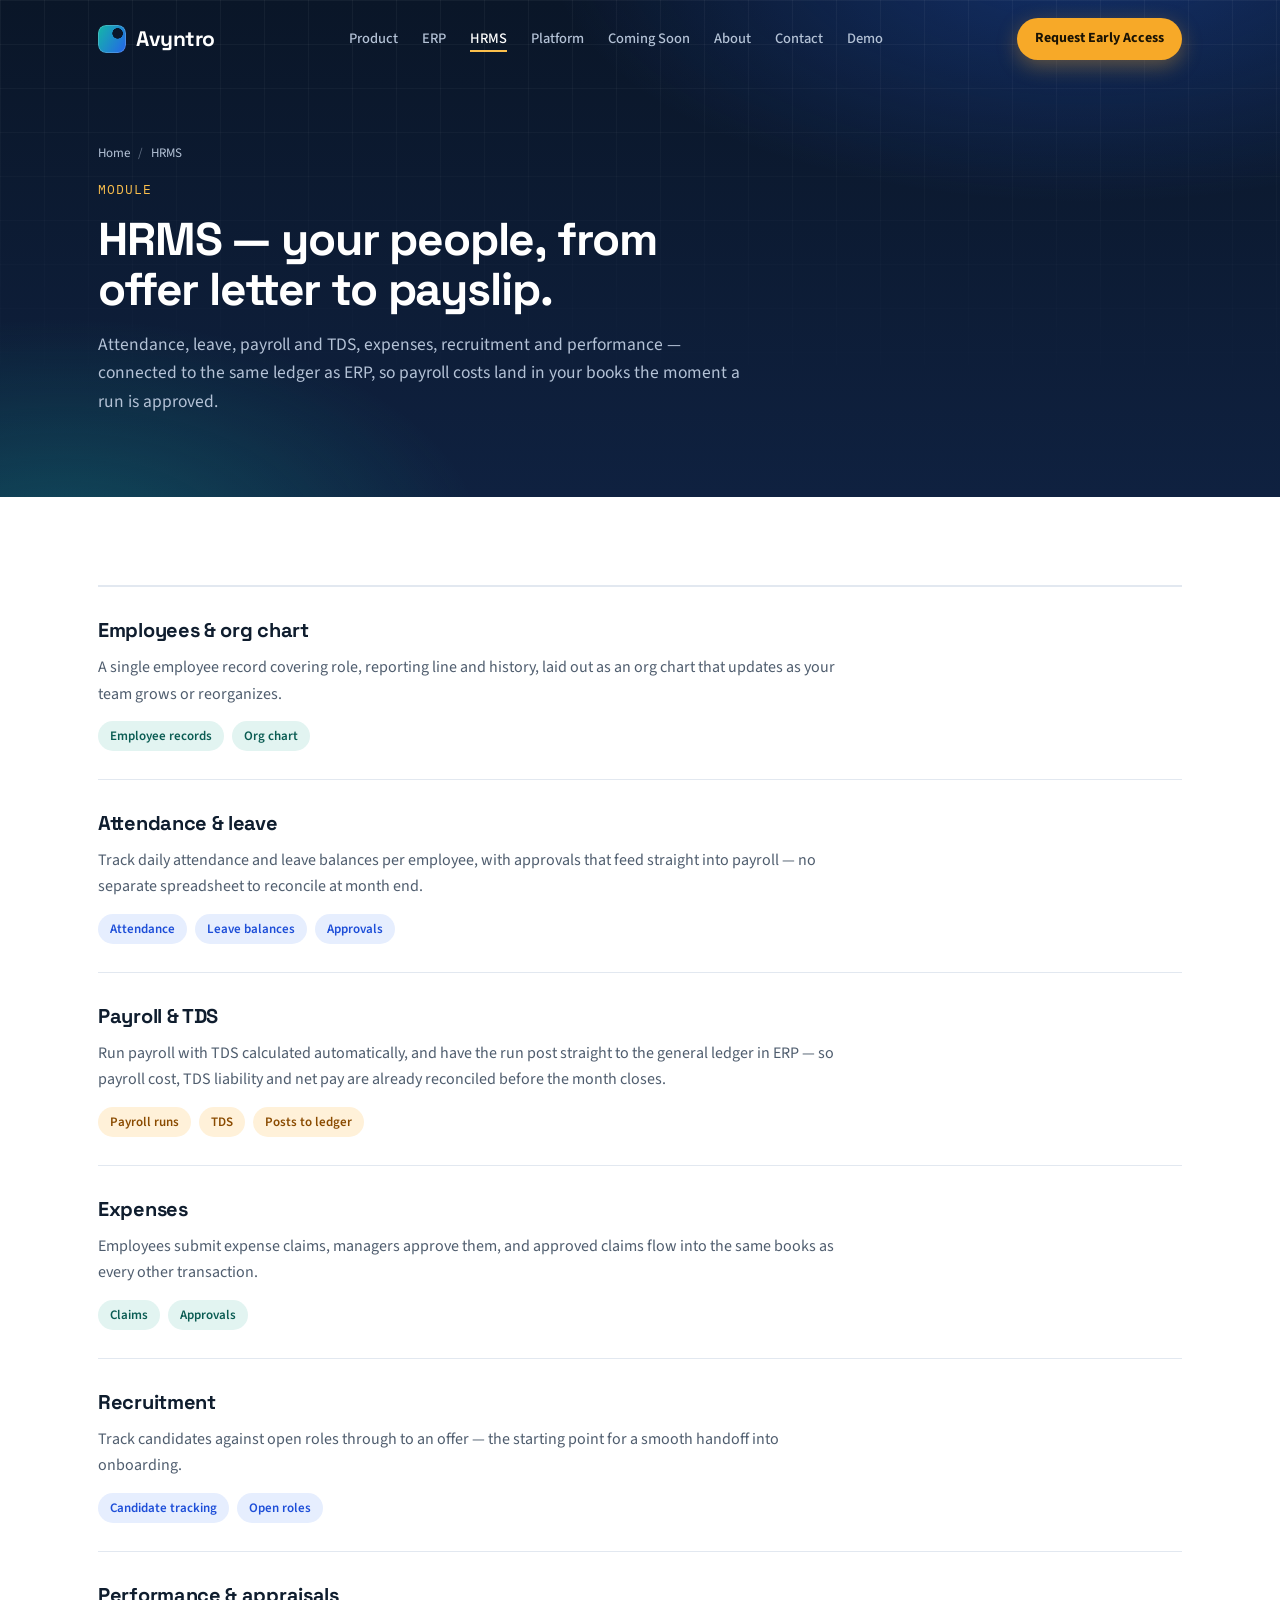
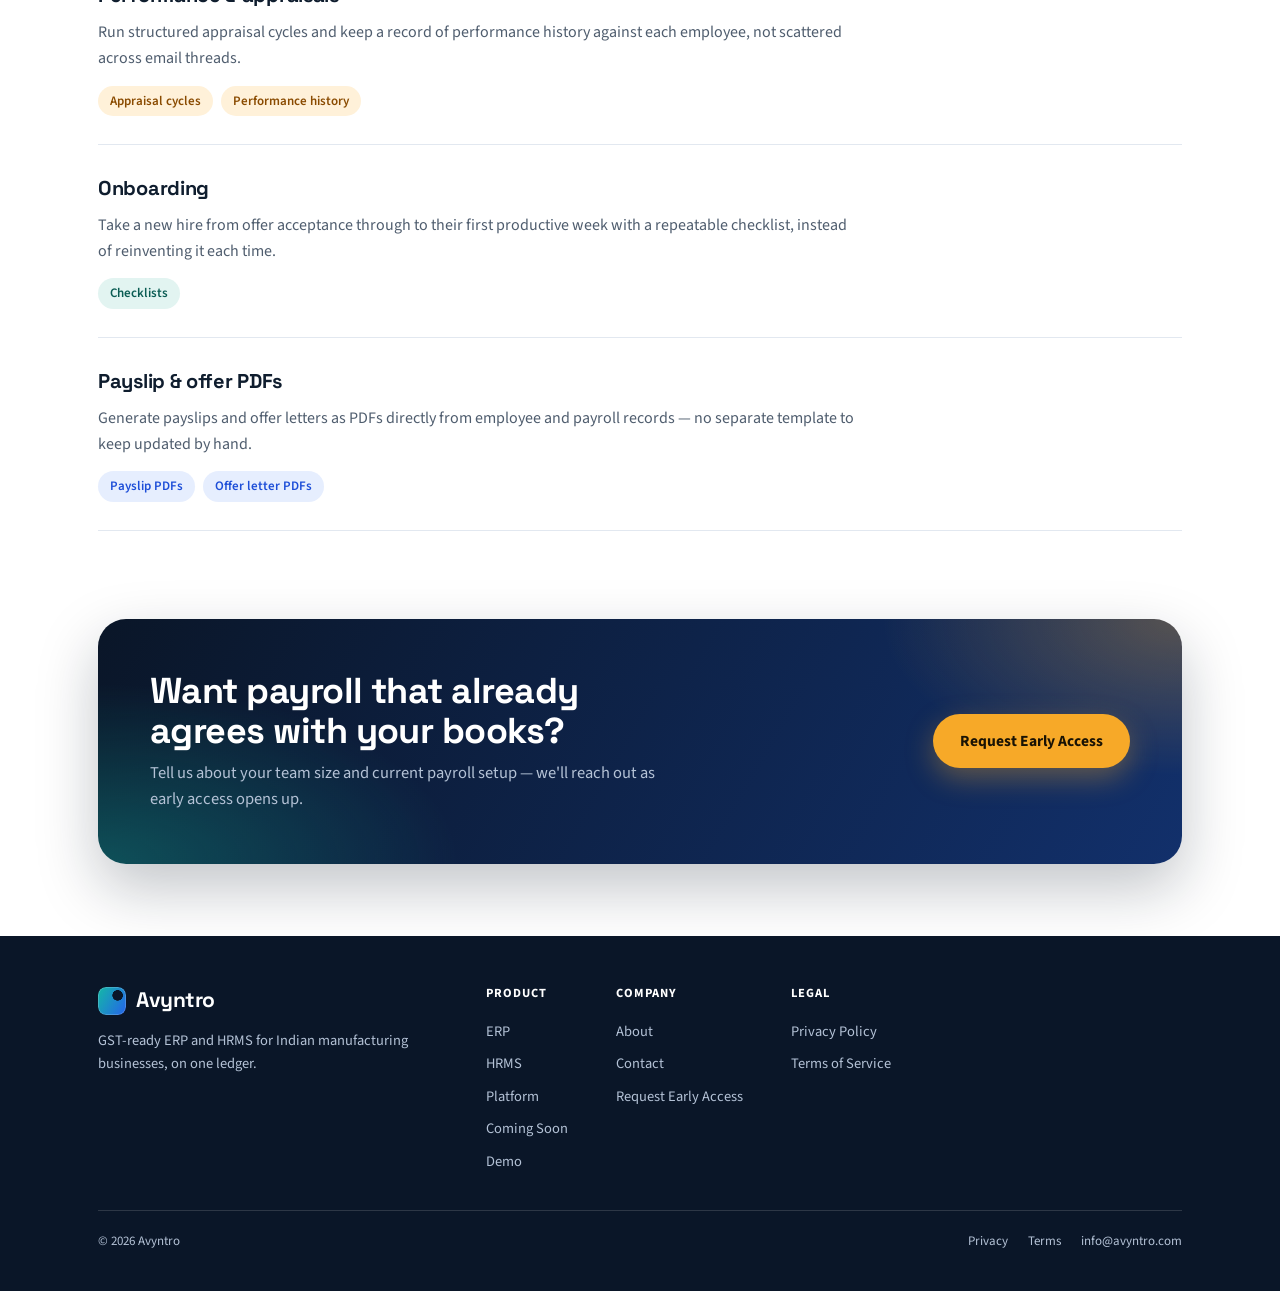
<file: hrms.html>
<!doctype html>
<html lang="en-IN">
<head>
<meta charset="utf-8">
<meta name="viewport" content="width=device-width, initial-scale=1, viewport-fit=cover">
<title>HRMS for Manufacturers: Payroll, TDS &amp; Attendance | Avyntro</title>
<meta name="description" content="Avyntro HRMS: employees and org chart, attendance and leave, payroll and TDS, expenses, recruitment and appraisals, on the same ledger as your ERP.">
<meta name="robots" content="index, follow, max-image-preview:large">
<link rel="canonical" href="https://avyntro.com/hrms.html">
<meta name="theme-color" content="#0A1628">
<link rel="icon" href="assets/img/favicon.svg" type="image/svg+xml">
<link rel="apple-touch-icon" href="assets/img/avyntro-logo.png">
<meta property="og:type" content="website">
<meta property="og:site_name" content="Avyntro">
<meta property="og:locale" content="en_IN">
<meta property="og:title" content="HRMS for Manufacturers: Payroll, TDS &amp; Attendance | Avyntro">
<meta property="og:description" content="Avyntro HRMS: employees and org chart, attendance and leave, payroll and TDS, expenses, recruitment and appraisals, on the same ledger as your ERP.">
<meta property="og:url" content="https://avyntro.com/hrms.html">
<meta property="og:image" content="https://avyntro.com/assets/img/og-avyntro.jpg">
<meta property="og:image:width" content="1200">
<meta property="og:image:height" content="630">
<meta property="og:image:alt" content="Avyntro: GST-ready ERP and HRMS for manufacturers">
<meta name="twitter:card" content="summary_large_image">
<meta name="twitter:title" content="HRMS for Manufacturers: Payroll, TDS &amp; Attendance | Avyntro">
<meta name="twitter:description" content="Avyntro HRMS: employees and org chart, attendance and leave, payroll and TDS, expenses, recruitment and appraisals, on the same ledger as your ERP.">
<meta name="twitter:image" content="https://avyntro.com/assets/img/og-avyntro.jpg">
<link rel="preconnect" href="https://fonts.googleapis.com">
<link rel="preconnect" href="https://fonts.gstatic.com" crossorigin>
<link href="https://fonts.googleapis.com/css2?family=Space+Grotesk:wght@500;600;700&family=Source+Sans+3:wght@400;500;600;700&family=IBM+Plex+Mono:wght@500&display=swap" rel="stylesheet">
<link rel="stylesheet" href="styles.css">
<script type="application/ld+json">
{
 "@context": "https://schema.org",
 "@graph": [
  {
   "@type": "Organization",
   "@id": "https://avyntro.com/#org",
   "name": "Avyntro",
   "url": "https://avyntro.com/",
   "logo": "https://avyntro.com/assets/img/avyntro-logo.png",
   "email": "info@avyntro.com"
  },
  {
   "@type": "WebSite",
   "@id": "https://avyntro.com/#website",
   "name": "Avyntro",
   "url": "https://avyntro.com/",
   "publisher": {
    "@id": "https://avyntro.com/#org"
   },
   "inLanguage": "en-IN"
  },
  {
   "@type": "BreadcrumbList",
   "itemListElement": [
    {
     "@type": "ListItem",
     "position": 1,
     "name": "Home",
     "item": "https://avyntro.com/"
    },
    {
     "@type": "ListItem",
     "position": 2,
     "name": "HRMS",
     "item": "https://avyntro.com/hrms.html"
    }
   ]
  }
 ]
}
</script>
</head>
<body>
<a class="skip-link" href="#main">Skip to content</a>

<nav class="site-nav-band">
  <div class="site-nav">
    <a class="brand" href="index.html">Avyntro</a>
    <div class="nav-links">
      <a href="index.html#modules">Product</a>
      <a href="erp.html">ERP</a>
      <a href="hrms.html" aria-current="page">HRMS</a>
      <a href="platform.html">Platform</a>
      <a href="coming-soon.html">Coming Soon</a>
      <a href="about.html">About</a>
      <a href="contact.html">Contact</a>
      <a href="demo/index.html">Demo</a>
    </div>
    <a class="nav-cta" href="request-access.html">Request Early Access</a>
    <button class="nav-toggle" aria-expanded="false" aria-label="Toggle menu">Menu</button>
  </div>
  <div class="nav-mobile">
    <a href="index.html#modules">Product</a>
    <a href="erp.html">ERP</a>
    <a aria-current="page" href="hrms.html">HRMS</a>
    <a href="platform.html">Platform</a>
    <a href="coming-soon.html">Coming Soon</a>
    <a href="about.html">About</a>
    <a href="contact.html">Contact</a>
    <a href="demo/index.html">Try the demo</a>
    <a href="request-access.html">Request Early Access</a>
  </div>

  <div class="page-header">
    <div class="wrap">
      <ol class="crumbs" aria-label="Breadcrumb"><li><a href="index.html">Home</a></li><li aria-current="page">HRMS</li></ol>
      <span class="tag hero-eyebrow">Module</span>
      <h1>HRMS — your people, from offer letter to payslip.</h1>
      <p>Attendance, leave, payroll and TDS, expenses, recruitment and performance — connected to the same ledger as ERP, so payroll costs land in your books the moment a run is approved.</p>
    </div>
  </div>
</nav>

<main id="main">
  <section class="section">
    <div class="wrap">
      <div class="row-list">

        <div class="feature-block">
          <h3>Employees &amp; org chart</h3>
          <p class="feature-desc">A single employee record covering role, reporting line and history, laid out as an org chart that updates as your team grows or reorganizes.</p>
          <div class="feature-tags"><span>Employee records</span><span>Org chart</span></div>
        </div>

        <div class="feature-block">
          <h3>Attendance &amp; leave</h3>
          <p class="feature-desc">Track daily attendance and leave balances per employee, with approvals that feed straight into payroll — no separate spreadsheet to reconcile at month end.</p>
          <div class="feature-tags"><span>Attendance</span><span>Leave balances</span><span>Approvals</span></div>
        </div>

        <div class="feature-block">
          <h3>Payroll &amp; TDS</h3>
          <p class="feature-desc">Run payroll with TDS calculated automatically, and have the run post straight to the general ledger in ERP — so payroll cost, TDS liability and net pay are already reconciled before the month closes.</p>
          <div class="feature-tags"><span>Payroll runs</span><span>TDS</span><span>Posts to ledger</span></div>
        </div>

        <div class="feature-block">
          <h3>Expenses</h3>
          <p class="feature-desc">Employees submit expense claims, managers approve them, and approved claims flow into the same books as every other transaction.</p>
          <div class="feature-tags"><span>Claims</span><span>Approvals</span></div>
        </div>

        <div class="feature-block">
          <h3>Recruitment</h3>
          <p class="feature-desc">Track candidates against open roles through to an offer — the starting point for a smooth handoff into onboarding.</p>
          <div class="feature-tags"><span>Candidate tracking</span><span>Open roles</span></div>
        </div>

        <div class="feature-block">
          <h3>Performance &amp; appraisals</h3>
          <p class="feature-desc">Run structured appraisal cycles and keep a record of performance history against each employee, not scattered across email threads.</p>
          <div class="feature-tags"><span>Appraisal cycles</span><span>Performance history</span></div>
        </div>

        <div class="feature-block">
          <h3>Onboarding</h3>
          <p class="feature-desc">Take a new hire from offer acceptance through to their first productive week with a repeatable checklist, instead of reinventing it each time.</p>
          <div class="feature-tags"><span>Checklists</span></div>
        </div>

        <div class="feature-block">
          <h3>Payslip &amp; offer PDFs</h3>
          <p class="feature-desc">Generate payslips and offer letters as PDFs directly from employee and payroll records — no separate template to keep updated by hand.</p>
          <div class="feature-tags"><span>Payslip PDFs</span><span>Offer letter PDFs</span></div>
        </div>

      </div>
    </div>
  </section>
</main>

<div class="cta-band">
  <div class="wrap">
    <div>
      <h2>Want payroll that already agrees with your books?</h2>
      <p>Tell us about your team size and current payroll setup — we'll reach out as early access opens up.</p>
    </div>
    <a class="btn btn-amber" href="request-access.html">Request Early Access</a>
  </div>
</div>

<footer class="site-footer">
  <div class="wrap">
    <div class="footer-cols">
      <div class="footer-about">
        <a class="brand" href="index.html">Avyntro</a>
        <p>GST-ready ERP and HRMS for Indian manufacturing businesses, on one ledger.</p>
      </div>
      <div class="footer-col">
        <h4>Product</h4>
        <a href="erp.html">ERP</a>
        <a href="hrms.html">HRMS</a>
        <a href="platform.html">Platform</a>
        <a href="coming-soon.html">Coming Soon</a>
        <a href="demo/index.html">Demo</a>
      </div>
      <div class="footer-col">
        <h4>Company</h4>
        <a href="about.html">About</a>
        <a href="contact.html">Contact</a>
        <a href="request-access.html">Request Early Access</a>
      </div>
      <div class="footer-col">
        <h4>Legal</h4>
        <a href="privacy.html">Privacy Policy</a>
        <a href="terms.html">Terms of Service</a>
      </div>
    </div>
    <div class="footer-top">
      <div>© 2026 Avyntro</div>
      <div class="footer-links">
        <a href="privacy.html">Privacy</a>
        <a href="terms.html">Terms</a>
        <span>info@avyntro.com</span>
      </div>
    </div>
  </div>
</footer>

<script src="site.js"></script>
</body>
</html>
</file>
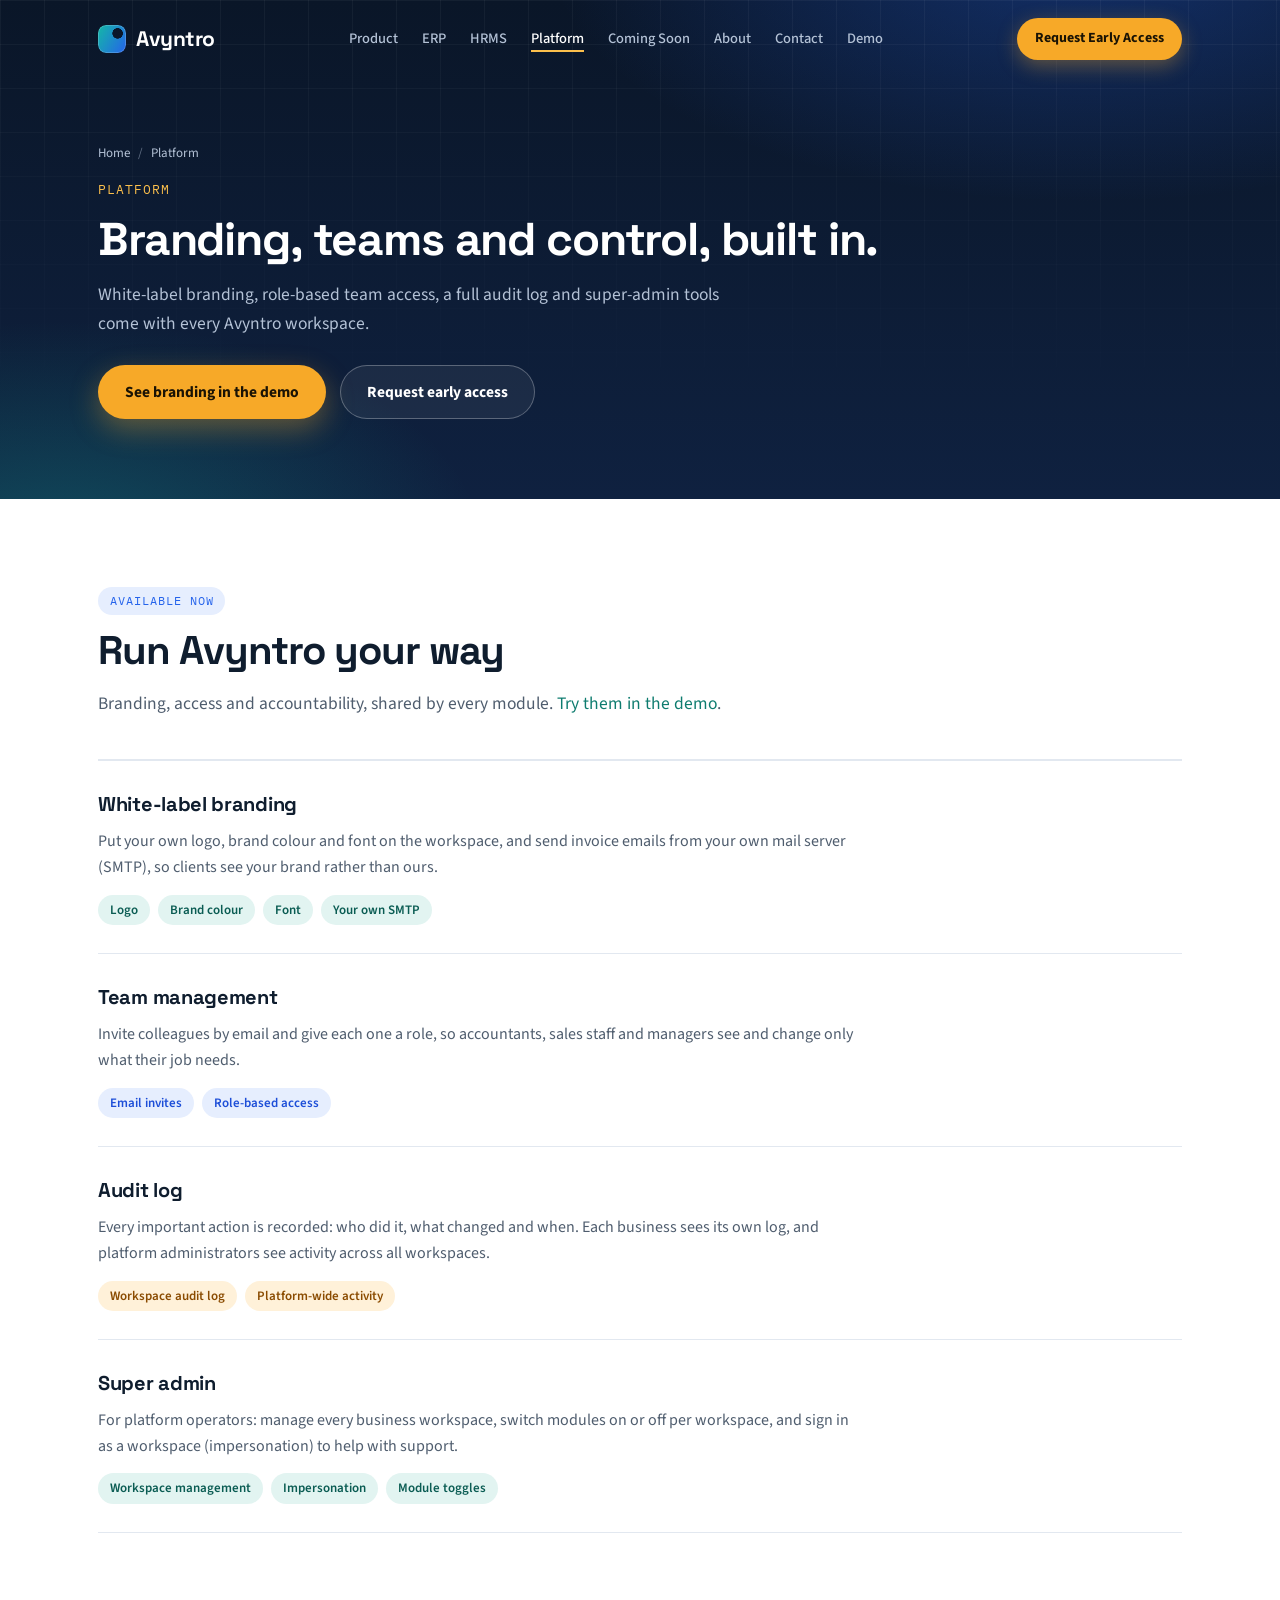
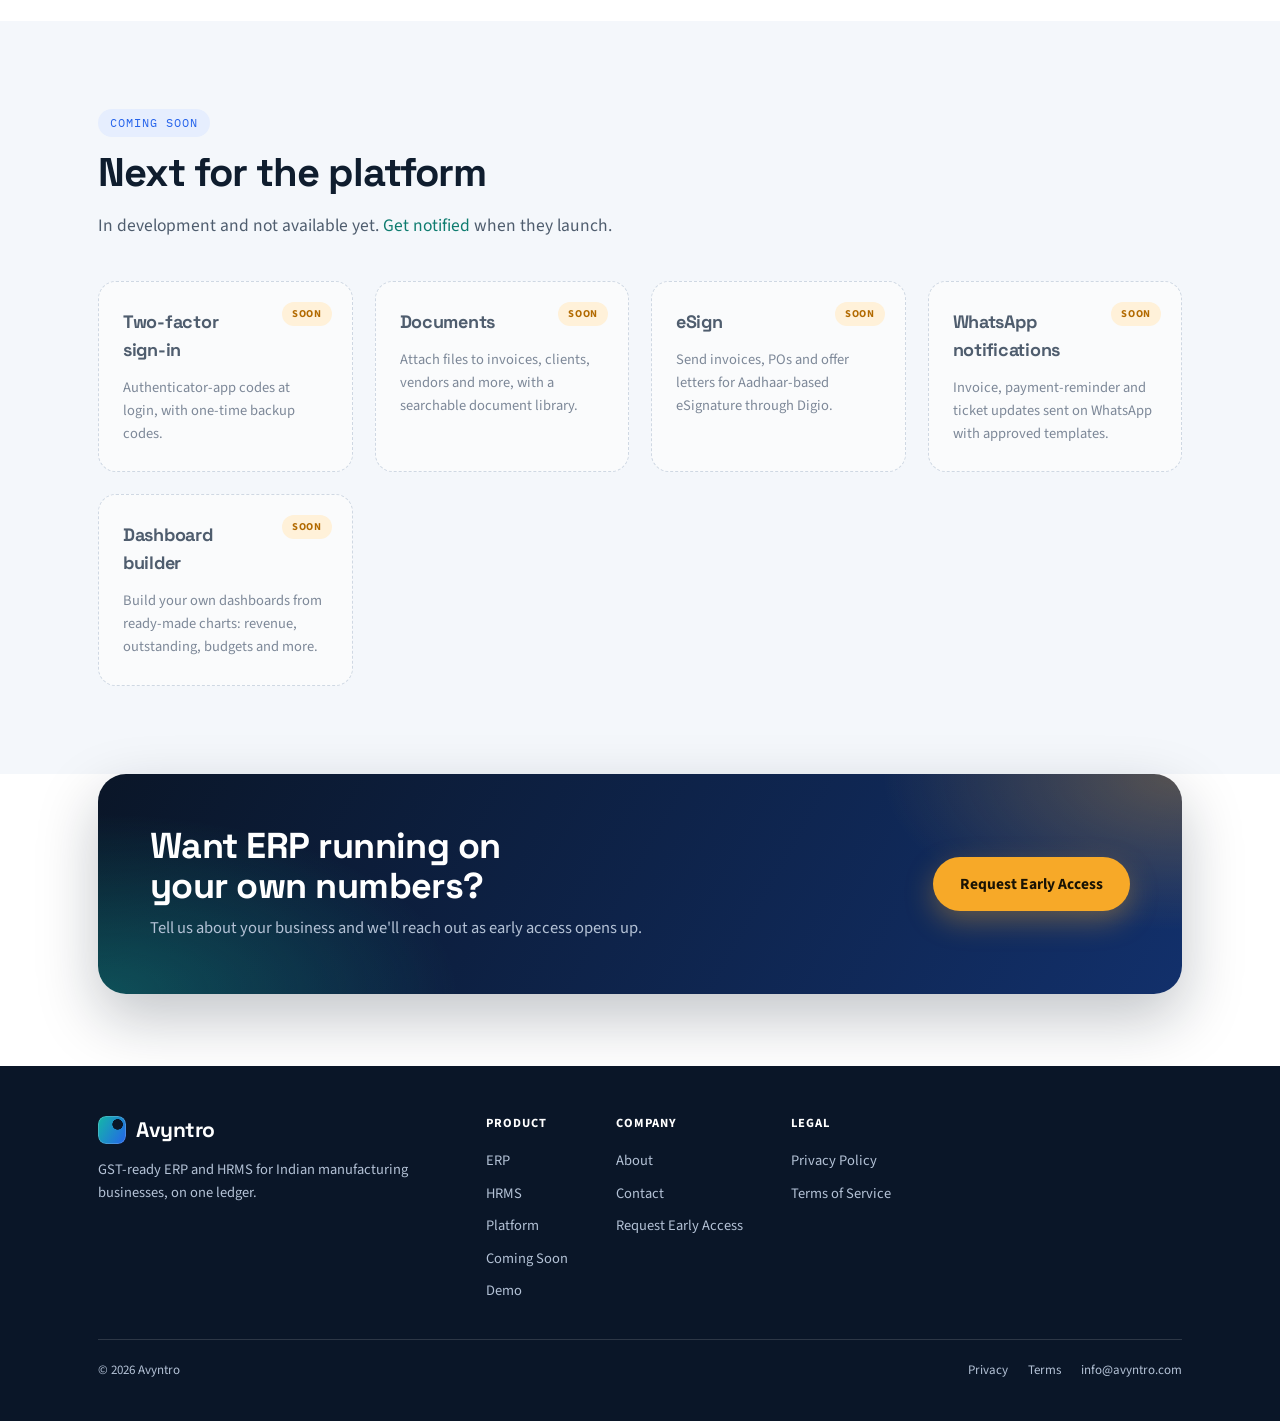
<file: platform.html>
<!doctype html>
<html lang="en-IN">
<head>
<meta charset="utf-8">
<meta name="viewport" content="width=device-width, initial-scale=1, viewport-fit=cover">
<title>White-Label ERP Platform, Teams &amp; Audit Log | Avyntro</title>
<meta name="description" content="Every Avyntro workspace includes white-label branding, your own email sending, role-based team access, a full audit log and super-admin controls.">
<meta name="robots" content="index, follow, max-image-preview:large">
<link rel="canonical" href="https://avyntro.com/platform.html">
<meta name="theme-color" content="#0A1628">
<link rel="icon" href="assets/img/favicon.svg" type="image/svg+xml">
<link rel="apple-touch-icon" href="assets/img/avyntro-logo.png">
<meta property="og:type" content="website">
<meta property="og:site_name" content="Avyntro">
<meta property="og:locale" content="en_IN">
<meta property="og:title" content="White-Label ERP Platform, Teams &amp; Audit Log | Avyntro">
<meta property="og:description" content="Every Avyntro workspace includes white-label branding, your own email sending, role-based team access, a full audit log and super-admin controls.">
<meta property="og:url" content="https://avyntro.com/platform.html">
<meta property="og:image" content="https://avyntro.com/assets/img/og-avyntro.jpg">
<meta property="og:image:width" content="1200">
<meta property="og:image:height" content="630">
<meta property="og:image:alt" content="Avyntro: GST-ready ERP and HRMS for manufacturers">
<meta name="twitter:card" content="summary_large_image">
<meta name="twitter:title" content="White-Label ERP Platform, Teams &amp; Audit Log | Avyntro">
<meta name="twitter:description" content="Every Avyntro workspace includes white-label branding, your own email sending, role-based team access, a full audit log and super-admin controls.">
<meta name="twitter:image" content="https://avyntro.com/assets/img/og-avyntro.jpg">
<link rel="preconnect" href="https://fonts.googleapis.com">
<link rel="preconnect" href="https://fonts.gstatic.com" crossorigin>
<link href="https://fonts.googleapis.com/css2?family=Space+Grotesk:wght@500;600;700&family=Source+Sans+3:wght@400;500;600;700&family=IBM+Plex+Mono:wght@500&display=swap" rel="stylesheet">
<link rel="stylesheet" href="styles.css">
<style>
  :root { color-scheme: light; }
  html, body { background: var(--bg); }
</style>
<script type="application/ld+json">
{
 "@context": "https://schema.org",
 "@graph": [
  {
   "@type": "Organization",
   "@id": "https://avyntro.com/#org",
   "name": "Avyntro",
   "url": "https://avyntro.com/",
   "logo": "https://avyntro.com/assets/img/avyntro-logo.png",
   "email": "info@avyntro.com"
  },
  {
   "@type": "WebSite",
   "@id": "https://avyntro.com/#website",
   "name": "Avyntro",
   "url": "https://avyntro.com/",
   "publisher": {
    "@id": "https://avyntro.com/#org"
   },
   "inLanguage": "en-IN"
  },
  {
   "@type": "BreadcrumbList",
   "itemListElement": [
    {
     "@type": "ListItem",
     "position": 1,
     "name": "Home",
     "item": "https://avyntro.com/"
    },
    {
     "@type": "ListItem",
     "position": 2,
     "name": "Platform",
     "item": "https://avyntro.com/platform.html"
    }
   ]
  }
 ]
}
</script>
</head>
<body>
<a class="skip-link" href="#main">Skip to content</a>

<nav class="site-nav-band">
  <div class="site-nav">
    <a class="brand" href="index.html">Avyntro</a>
    <div class="nav-links">
      <a href="index.html#modules">Product</a>
      <a href="erp.html">ERP</a>
      <a href="hrms.html">HRMS</a>
      <a href="platform.html" aria-current="page">Platform</a>
      <a href="coming-soon.html">Coming Soon</a>
      <a href="about.html">About</a>
      <a href="contact.html">Contact</a>
      <a href="demo/index.html">Demo</a>
    </div>
    <a class="nav-cta" href="request-access.html">Request Early Access</a>
    <button class="nav-toggle" aria-expanded="false" aria-label="Toggle menu">Menu</button>
  </div>
  <div class="nav-mobile">
    <a href="index.html#modules">Product</a>
    <a href="erp.html">ERP</a>
    <a href="hrms.html">HRMS</a>
    <a aria-current="page" href="platform.html">Platform</a>
    <a href="coming-soon.html">Coming Soon</a>
    <a href="about.html">About</a>
    <a href="contact.html">Contact</a>
    <a href="demo/index.html">Try the demo</a>
    <a href="request-access.html">Request Early Access</a>
  </div>

  <div class="page-header">
    <div class="wrap">
      <ol class="crumbs" aria-label="Breadcrumb"><li><a href="index.html">Home</a></li><li aria-current="page">Platform</li></ol>
      <span class="tag hero-eyebrow">Platform</span>
      <h1>Branding, teams and control, built in.</h1>
      <p>White-label branding, role-based team access, a full audit log and super-admin tools come with every Avyntro workspace.</p>
      <div class="hero-actions">
        <a class="btn btn-amber" href="demo/index.html#/settings">See branding in the demo</a>
        <a class="btn btn-ghost-dark" href="request-access.html">Request early access</a>
      </div>
    </div>
  </div>
</nav>

<main id="main">
  <section class="section">
    <div class="wrap">
      <span class="tag section-eyebrow">Available now</span>
      <h2>Run Avyntro your way</h2>
      <p class="section-lede">Branding, access and accountability, shared by every module. <a href="demo/index.html#/settings">Try them in the demo</a>.</p>
      <div class="row-list">
        <div class="feature-block">
          <h3>White-label branding</h3>
          <p class="feature-desc">Put your own logo, brand colour and font on the workspace, and send invoice emails from your own mail server (SMTP), so clients see your brand rather than ours.</p>
          <div class="feature-tags"><span>Logo</span><span>Brand colour</span><span>Font</span><span>Your own SMTP</span></div>
        </div>
        <div class="feature-block">
          <h3>Team management</h3>
          <p class="feature-desc">Invite colleagues by email and give each one a role, so accountants, sales staff and managers see and change only what their job needs.</p>
          <div class="feature-tags"><span>Email invites</span><span>Role-based access</span></div>
        </div>
        <div class="feature-block">
          <h3>Audit log</h3>
          <p class="feature-desc">Every important action is recorded: who did it, what changed and when. Each business sees its own log, and platform administrators see activity across all workspaces.</p>
          <div class="feature-tags"><span>Workspace audit log</span><span>Platform-wide activity</span></div>
        </div>
        <div class="feature-block">
          <h3>Super admin</h3>
          <p class="feature-desc">For platform operators: manage every business workspace, switch modules on or off per workspace, and sign in as a workspace (impersonation) to help with support.</p>
          <div class="feature-tags"><span>Workspace management</span><span>Impersonation</span><span>Module toggles</span></div>
        </div>
      </div>
    </div>
  </section>
  <section class="section section-surface">
    <div class="wrap">
      <span class="tag section-eyebrow">Coming soon</span>
      <h2>Next for the platform</h2>
      <p class="section-lede">In development and not available yet. <a href="coming-soon.html">Get notified</a> when they launch.</p>
      <div class="card-grid">
        <div class="m-card soon">
          <span class="badge-soon">Soon</span>
          <h3>Two-factor sign-in</h3>
          <p>Authenticator-app codes at login, with one-time backup codes.</p>
        </div>
        <div class="m-card soon">
          <span class="badge-soon">Soon</span>
          <h3>Documents</h3>
          <p>Attach files to invoices, clients, vendors and more, with a searchable document library.</p>
        </div>
        <div class="m-card soon">
          <span class="badge-soon">Soon</span>
          <h3>eSign</h3>
          <p>Send invoices, POs and offer letters for Aadhaar-based eSignature through Digio.</p>
        </div>
        <div class="m-card soon">
          <span class="badge-soon">Soon</span>
          <h3>WhatsApp notifications</h3>
          <p>Invoice, payment-reminder and ticket updates sent on WhatsApp with approved templates.</p>
        </div>
        <div class="m-card soon">
          <span class="badge-soon">Soon</span>
          <h3>Dashboard builder</h3>
          <p>Build your own dashboards from ready-made charts: revenue, outstanding, budgets and more.</p>
        </div>
      </div>
    </div>
  </section>
</main>

<div class="cta-band">
  <div class="wrap">
    <div>
      <h2>Want ERP running on your own numbers?</h2>
      <p>Tell us about your business and we'll reach out as early access opens up.</p>
    </div>
    <a class="btn btn-amber" href="request-access.html">Request Early Access</a>
  </div>
</div>

<footer class="site-footer">
  <div class="wrap">
    <div class="footer-cols">
      <div class="footer-about">
        <a class="brand" href="index.html">Avyntro</a>
        <p>GST-ready ERP and HRMS for Indian manufacturing businesses, on one ledger.</p>
      </div>
      <div class="footer-col">
        <h4>Product</h4>
        <a href="erp.html">ERP</a>
        <a href="hrms.html">HRMS</a>
        <a href="platform.html">Platform</a>
        <a href="coming-soon.html">Coming Soon</a>
        <a href="demo/index.html">Demo</a>
      </div>
      <div class="footer-col">
        <h4>Company</h4>
        <a href="about.html">About</a>
        <a href="contact.html">Contact</a>
        <a href="request-access.html">Request Early Access</a>
      </div>
      <div class="footer-col">
        <h4>Legal</h4>
        <a href="privacy.html">Privacy Policy</a>
        <a href="terms.html">Terms of Service</a>
      </div>
    </div>
    <div class="footer-top">
      <div>© 2026 Avyntro</div>
      <div class="footer-links">
        <a href="privacy.html">Privacy</a>
        <a href="terms.html">Terms</a>
        <span>info@avyntro.com</span>
      </div>
    </div>
  </div>
</footer>

<script src="site.js"></script>
</body>
</html>
</file>
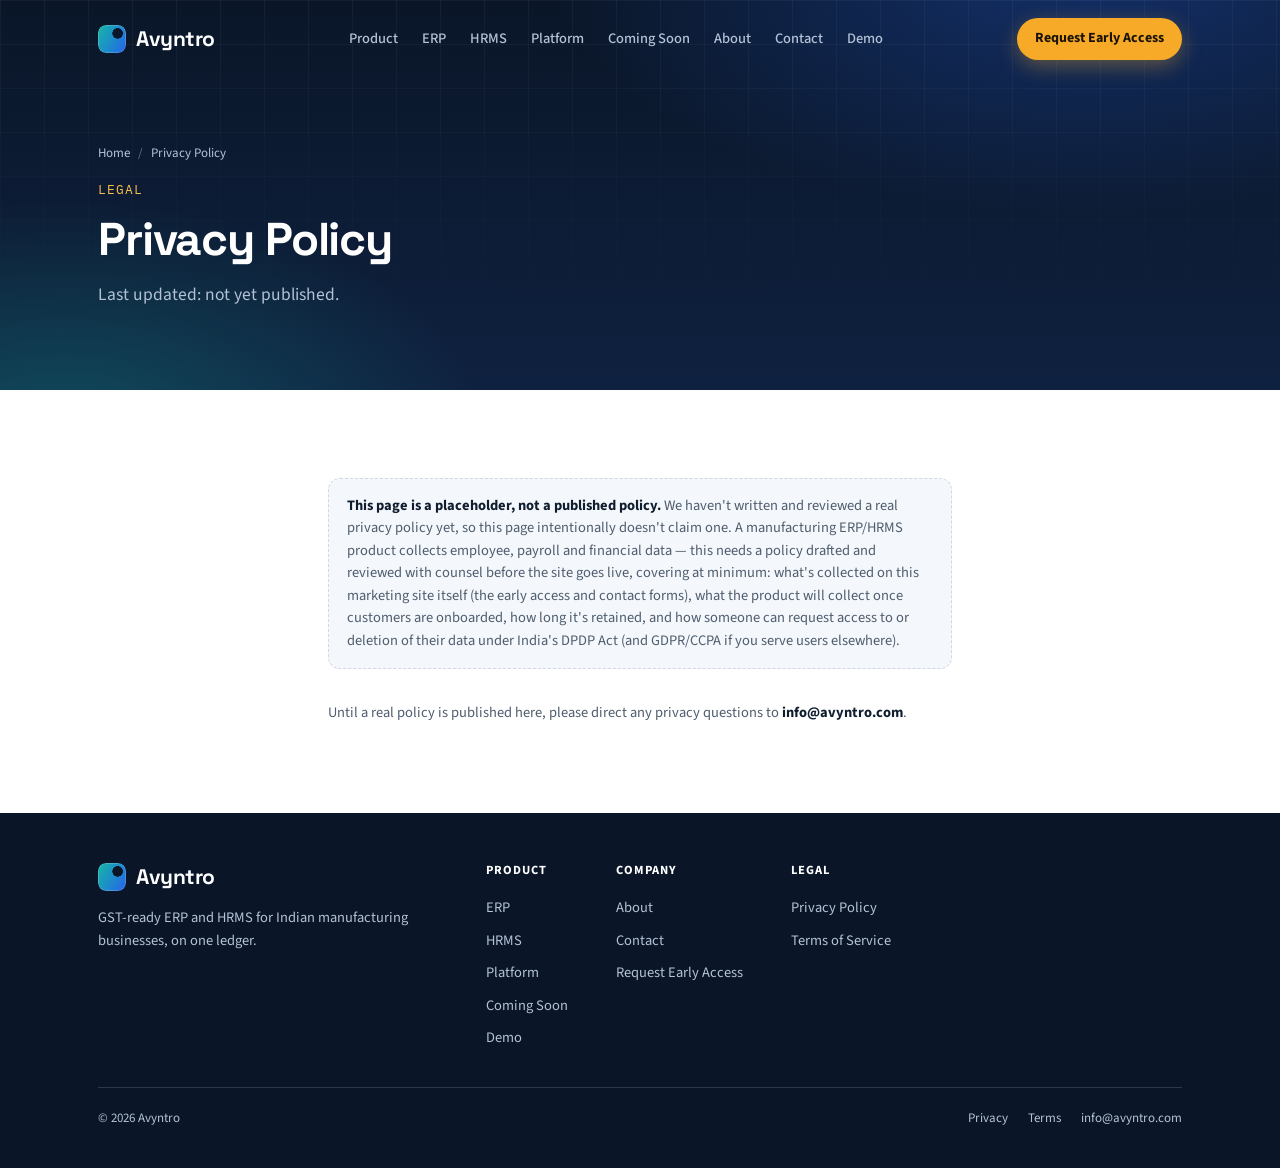
<file: privacy.html>
<!doctype html>
<html lang="en-IN">
<head>
<meta charset="utf-8">
<meta name="viewport" content="width=device-width, initial-scale=1, viewport-fit=cover">
<title>Privacy Policy | Avyntro</title>
<meta name="description" content="Avyntro&#x27;s privacy policy (draft).">
<meta name="robots" content="noindex, follow">
<link rel="canonical" href="https://avyntro.com/privacy.html">
<meta name="theme-color" content="#0A1628">
<link rel="icon" href="assets/img/favicon.svg" type="image/svg+xml">
<link rel="apple-touch-icon" href="assets/img/avyntro-logo.png">
<meta property="og:type" content="website">
<meta property="og:site_name" content="Avyntro">
<meta property="og:locale" content="en_IN">
<meta property="og:title" content="Privacy Policy | Avyntro">
<meta property="og:description" content="Avyntro&#x27;s privacy policy (draft).">
<meta property="og:url" content="https://avyntro.com/privacy.html">
<meta property="og:image" content="https://avyntro.com/assets/img/og-avyntro.jpg">
<meta property="og:image:width" content="1200">
<meta property="og:image:height" content="630">
<meta property="og:image:alt" content="Avyntro: GST-ready ERP and HRMS for manufacturers">
<meta name="twitter:card" content="summary_large_image">
<meta name="twitter:title" content="Privacy Policy | Avyntro">
<meta name="twitter:description" content="Avyntro&#x27;s privacy policy (draft).">
<meta name="twitter:image" content="https://avyntro.com/assets/img/og-avyntro.jpg">
<link rel="preconnect" href="https://fonts.googleapis.com">
<link rel="preconnect" href="https://fonts.gstatic.com" crossorigin>
<link href="https://fonts.googleapis.com/css2?family=Space+Grotesk:wght@500;600;700&family=Source+Sans+3:wght@400;500;600;700&family=IBM+Plex+Mono:wght@500&display=swap" rel="stylesheet">
<link rel="stylesheet" href="styles.css">
<script type="application/ld+json">
{
 "@context": "https://schema.org",
 "@graph": [
  {
   "@type": "Organization",
   "@id": "https://avyntro.com/#org",
   "name": "Avyntro",
   "url": "https://avyntro.com/",
   "logo": "https://avyntro.com/assets/img/avyntro-logo.png",
   "email": "info@avyntro.com"
  },
  {
   "@type": "WebSite",
   "@id": "https://avyntro.com/#website",
   "name": "Avyntro",
   "url": "https://avyntro.com/",
   "publisher": {
    "@id": "https://avyntro.com/#org"
   },
   "inLanguage": "en-IN"
  },
  {
   "@type": "BreadcrumbList",
   "itemListElement": [
    {
     "@type": "ListItem",
     "position": 1,
     "name": "Home",
     "item": "https://avyntro.com/"
    },
    {
     "@type": "ListItem",
     "position": 2,
     "name": "Privacy Policy",
     "item": "https://avyntro.com/privacy.html"
    }
   ]
  }
 ]
}
</script>
</head>
<body>
<a class="skip-link" href="#main">Skip to content</a>

<nav class="site-nav-band">
  <div class="site-nav">
    <a class="brand" href="index.html">Avyntro</a>
    <div class="nav-links">
      <a href="index.html#modules">Product</a>
      <a href="erp.html">ERP</a>
      <a href="hrms.html">HRMS</a>
      <a href="platform.html">Platform</a>
      <a href="coming-soon.html">Coming Soon</a>
      <a href="about.html">About</a>
      <a href="contact.html">Contact</a>
      <a href="demo/index.html">Demo</a>
    </div>
    <a class="nav-cta" href="request-access.html">Request Early Access</a>
    <button class="nav-toggle" aria-expanded="false" aria-label="Toggle menu">Menu</button>
  </div>
  <div class="nav-mobile">
    <a href="index.html#modules">Product</a>
    <a href="erp.html">ERP</a>
    <a href="hrms.html">HRMS</a>
    <a href="platform.html">Platform</a>
    <a href="coming-soon.html">Coming Soon</a>
    <a href="about.html">About</a>
    <a href="contact.html">Contact</a>
    <a href="demo/index.html">Try the demo</a>
    <a href="request-access.html">Request Early Access</a>
  </div>

  <div class="page-header">
    <div class="wrap">
      <ol class="crumbs" aria-label="Breadcrumb"><li><a href="index.html">Home</a></li><li aria-current="page">Privacy Policy</li></ol>
      <span class="tag hero-eyebrow">Legal</span>
      <h1>Privacy Policy</h1>
      <p>Last updated: not yet published.</p>
    </div>
  </div>
</nav>

<main id="main">
  <section class="section">
    <div class="wrap" style="max-width:720px;">
      <div class="draft-notice">
        <strong>This page is a placeholder, not a published policy.</strong> We haven't written and reviewed a real privacy policy yet, so this page intentionally doesn't claim one. A manufacturing ERP/HRMS product collects employee, payroll and financial data — this needs a policy drafted and reviewed with counsel before the site goes live, covering at minimum: what's collected on this marketing site itself (the early access and contact forms), what the product will collect once customers are onboarded, how long it's retained, and how someone can request access to or deletion of their data under India's DPDP Act (and GDPR/CCPA if you serve users elsewhere).
      </div>
      <p style="color:var(--fg-muted); font-size:14.5px; line-height:1.65;">
        Until a real policy is published here, please direct any privacy questions to <strong style="color:var(--fg);">info@avyntro.com</strong>.
      </p>
    </div>
  </section>
</main>

<footer class="site-footer">
  <div class="wrap">
    <div class="footer-cols">
      <div class="footer-about">
        <a class="brand" href="index.html">Avyntro</a>
        <p>GST-ready ERP and HRMS for Indian manufacturing businesses, on one ledger.</p>
      </div>
      <div class="footer-col">
        <h4>Product</h4>
        <a href="erp.html">ERP</a>
        <a href="hrms.html">HRMS</a>
        <a href="platform.html">Platform</a>
        <a href="coming-soon.html">Coming Soon</a>
        <a href="demo/index.html">Demo</a>
      </div>
      <div class="footer-col">
        <h4>Company</h4>
        <a href="about.html">About</a>
        <a href="contact.html">Contact</a>
        <a href="request-access.html">Request Early Access</a>
      </div>
      <div class="footer-col">
        <h4>Legal</h4>
        <a href="privacy.html">Privacy Policy</a>
        <a href="terms.html">Terms of Service</a>
      </div>
    </div>
    <div class="footer-top">
      <div>© 2026 Avyntro</div>
      <div class="footer-links">
        <a href="privacy.html">Privacy</a>
        <a href="terms.html">Terms</a>
        <span>info@avyntro.com</span>
      </div>
    </div>
  </div>
</footer>

<script src="site.js"></script>
</body>
</html>
</file>
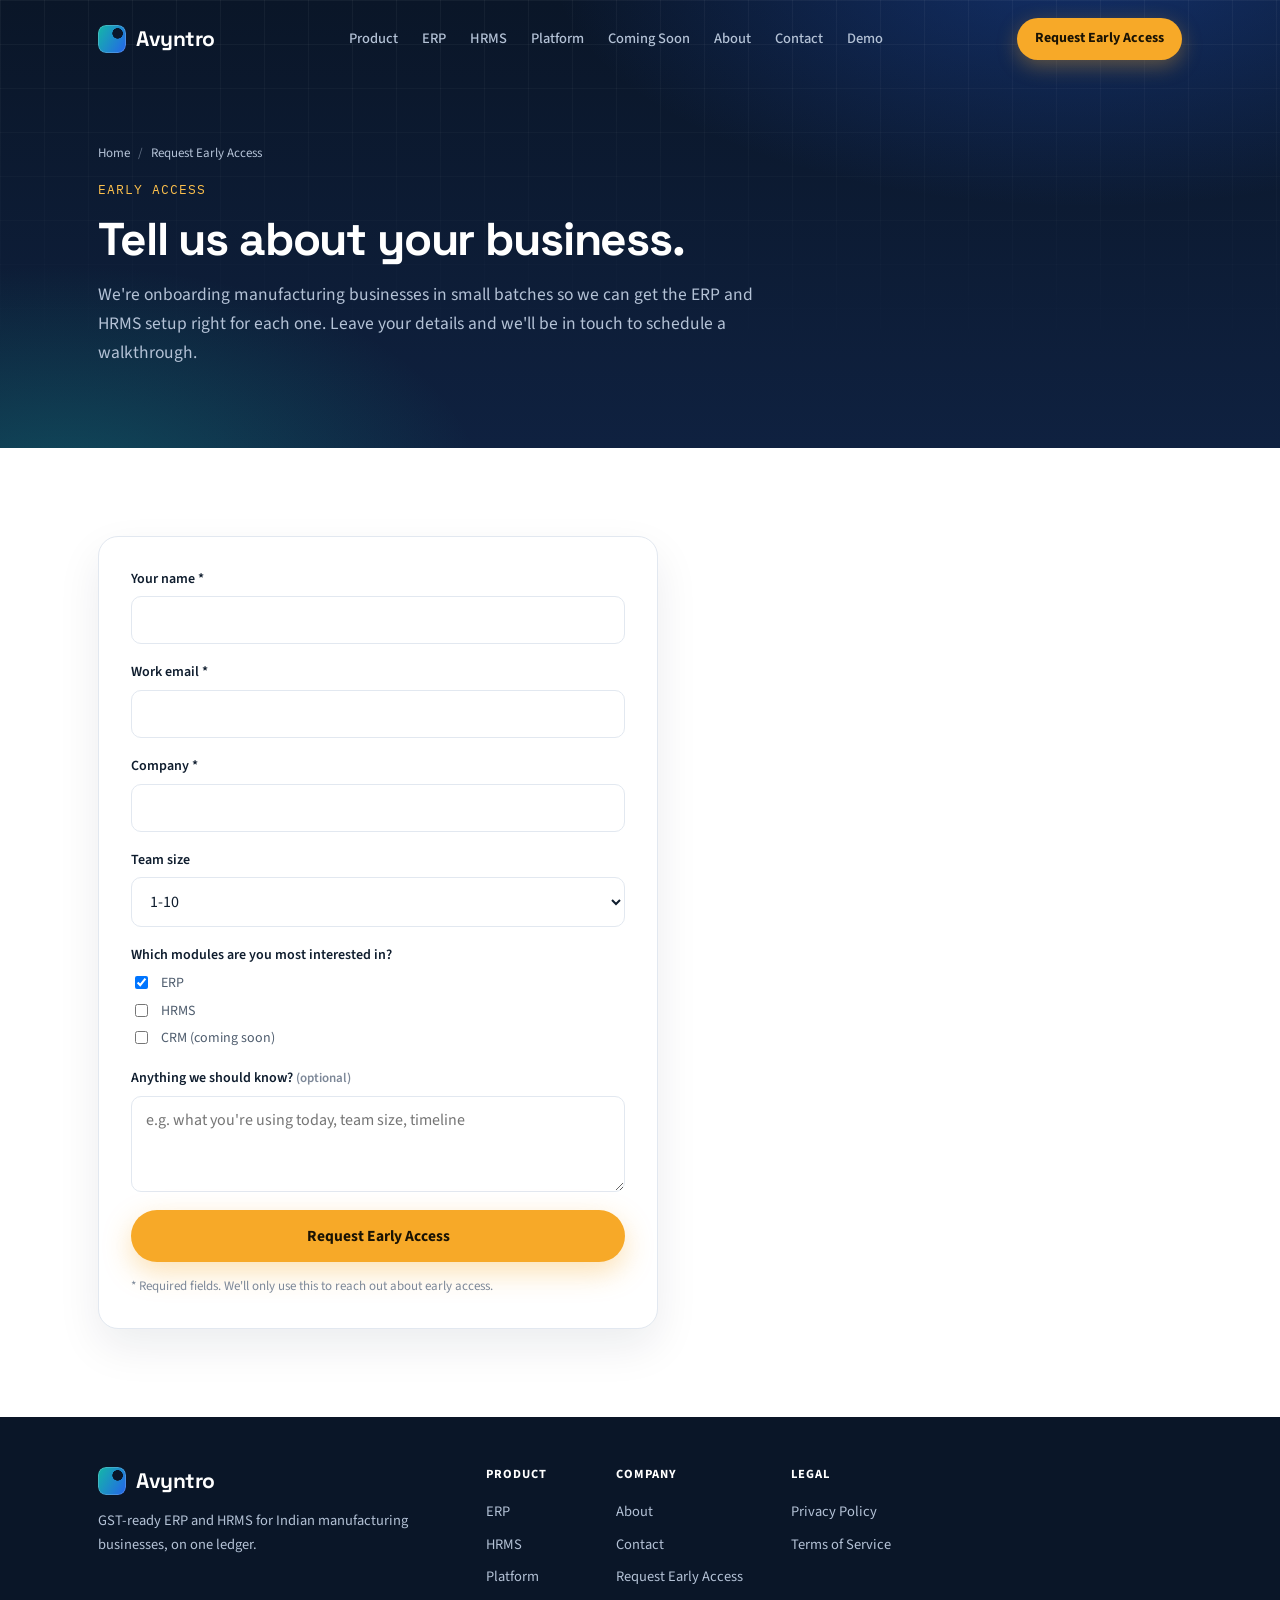
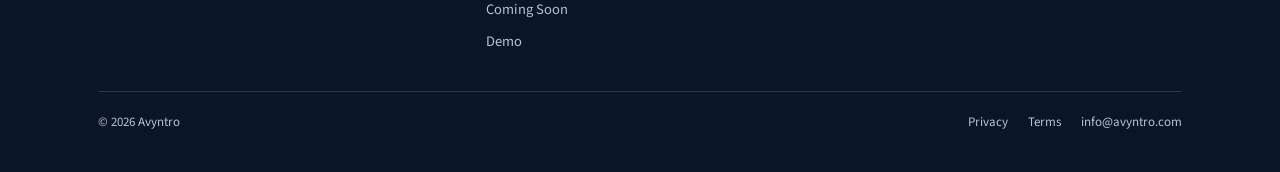
<file: request-access.html>
<!doctype html>
<html lang="en-IN">
<head>
<meta charset="utf-8">
<meta name="viewport" content="width=device-width, initial-scale=1, viewport-fit=cover">
<title>Request Early Access to Avyntro ERP &amp; HRMS</title>
<meta name="description" content="Avyntro is onboarding manufacturing businesses in small batches. Share your details and we&#x27;ll reach out to schedule a walkthrough.">
<meta name="robots" content="index, follow, max-image-preview:large">
<link rel="canonical" href="https://avyntro.com/request-access.html">
<meta name="theme-color" content="#0A1628">
<link rel="icon" href="assets/img/favicon.svg" type="image/svg+xml">
<link rel="apple-touch-icon" href="assets/img/avyntro-logo.png">
<meta property="og:type" content="website">
<meta property="og:site_name" content="Avyntro">
<meta property="og:locale" content="en_IN">
<meta property="og:title" content="Request Early Access to Avyntro ERP &amp; HRMS">
<meta property="og:description" content="Avyntro is onboarding manufacturing businesses in small batches. Share your details and we&#x27;ll reach out to schedule a walkthrough.">
<meta property="og:url" content="https://avyntro.com/request-access.html">
<meta property="og:image" content="https://avyntro.com/assets/img/og-avyntro.jpg">
<meta property="og:image:width" content="1200">
<meta property="og:image:height" content="630">
<meta property="og:image:alt" content="Avyntro: GST-ready ERP and HRMS for manufacturers">
<meta name="twitter:card" content="summary_large_image">
<meta name="twitter:title" content="Request Early Access to Avyntro ERP &amp; HRMS">
<meta name="twitter:description" content="Avyntro is onboarding manufacturing businesses in small batches. Share your details and we&#x27;ll reach out to schedule a walkthrough.">
<meta name="twitter:image" content="https://avyntro.com/assets/img/og-avyntro.jpg">
<link rel="preconnect" href="https://fonts.googleapis.com">
<link rel="preconnect" href="https://fonts.gstatic.com" crossorigin>
<link href="https://fonts.googleapis.com/css2?family=Space+Grotesk:wght@500;600;700&family=Source+Sans+3:wght@400;500;600;700&family=IBM+Plex+Mono:wght@500&display=swap" rel="stylesheet">
<link rel="stylesheet" href="styles.css">
<script type="application/ld+json">
{
 "@context": "https://schema.org",
 "@graph": [
  {
   "@type": "Organization",
   "@id": "https://avyntro.com/#org",
   "name": "Avyntro",
   "url": "https://avyntro.com/",
   "logo": "https://avyntro.com/assets/img/avyntro-logo.png",
   "email": "info@avyntro.com"
  },
  {
   "@type": "WebSite",
   "@id": "https://avyntro.com/#website",
   "name": "Avyntro",
   "url": "https://avyntro.com/",
   "publisher": {
    "@id": "https://avyntro.com/#org"
   },
   "inLanguage": "en-IN"
  },
  {
   "@type": "BreadcrumbList",
   "itemListElement": [
    {
     "@type": "ListItem",
     "position": 1,
     "name": "Home",
     "item": "https://avyntro.com/"
    },
    {
     "@type": "ListItem",
     "position": 2,
     "name": "Request Early Access",
     "item": "https://avyntro.com/request-access.html"
    }
   ]
  }
 ]
}
</script>
</head>
<body>
<a class="skip-link" href="#main">Skip to content</a>

<nav class="site-nav-band">
  <div class="site-nav">
    <a class="brand" href="index.html">Avyntro</a>
    <div class="nav-links">
      <a href="index.html#modules">Product</a>
      <a href="erp.html">ERP</a>
      <a href="hrms.html">HRMS</a>
      <a href="platform.html">Platform</a>
      <a href="coming-soon.html">Coming Soon</a>
      <a href="about.html">About</a>
      <a href="contact.html">Contact</a>
      <a href="demo/index.html">Demo</a>
    </div>
    <a class="nav-cta" href="request-access.html" aria-current="page">Request Early Access</a>
    <button class="nav-toggle" aria-expanded="false" aria-label="Toggle menu">Menu</button>
  </div>
  <div class="nav-mobile">
    <a href="index.html#modules">Product</a>
    <a href="erp.html">ERP</a>
    <a href="hrms.html">HRMS</a>
    <a href="platform.html">Platform</a>
    <a href="coming-soon.html">Coming Soon</a>
    <a href="about.html">About</a>
    <a href="contact.html">Contact</a>
    <a href="demo/index.html">Try the demo</a>
    <a href="request-access.html">Request Early Access</a>
  </div>

  <div class="page-header">
    <div class="wrap">
      <ol class="crumbs" aria-label="Breadcrumb"><li><a href="index.html">Home</a></li><li aria-current="page">Request Early Access</li></ol>
      <span class="tag hero-eyebrow">Early access</span>
      <h1>Tell us about your business.</h1>
      <p>We're onboarding manufacturing businesses in small batches so we can get the ERP and HRMS setup right for each one. Leave your details and we'll be in touch to schedule a walkthrough.</p>
    </div>
  </div>
</nav>

<main id="main">
  <section class="section">
    <div class="wrap">
      <div class="form-card">
        <div class="form-status" id="request-access-status"></div>
        <form id="request-access-form" novalidate>
          <div class="field">
            <label for="ra-name">Your name <span aria-hidden="true">*</span></label>
            <input type="text" id="ra-name" name="name" required autocomplete="name">
          </div>
          <div class="field">
            <label for="ra-email">Work email <span aria-hidden="true">*</span></label>
            <input type="email" id="ra-email" name="email" required autocomplete="email">
          </div>
          <div class="field">
            <label for="ra-company">Company <span aria-hidden="true">*</span></label>
            <input type="text" id="ra-company" name="company" required autocomplete="organization">
          </div>
          <div class="field">
            <label for="ra-team-size">Team size</label>
            <select id="ra-team-size" name="teamSize">
              <option value="1-10">1-10</option>
              <option value="11-50">11-50</option>
              <option value="51-200">51-200</option>
              <option value="200+">200+</option>
            </select>
          </div>
          <div class="field">
            <label>Which modules are you most interested in?</label>
            <div class="checkbox-row"><input type="checkbox" id="ra-erp" name="modules" value="ERP" checked><label for="ra-erp">ERP</label></div>
            <div class="checkbox-row"><input type="checkbox" id="ra-hrms" name="modules" value="HRMS"><label for="ra-hrms">HRMS</label></div>
            <div class="checkbox-row"><input type="checkbox" id="ra-crm" name="modules" value="CRM (coming soon)"><label for="ra-crm">CRM (coming soon)</label></div>
          </div>
          <div class="field">
            <label for="ra-message">Anything we should know? <span class="hint">(optional)</span></label>
            <textarea id="ra-message" name="message" placeholder="e.g. what you're using today, team size, timeline"></textarea>
          </div>
          <button type="submit" class="btn btn-amber btn-block" style="color:#1A1304;">Request Early Access</button>
          <p class="required-note">* Required fields. We'll only use this to reach out about early access.</p>
        </form>
      </div>
    </div>
  </section>
</main>

<footer class="site-footer">
  <div class="wrap">
    <div class="footer-cols">
      <div class="footer-about">
        <a class="brand" href="index.html">Avyntro</a>
        <p>GST-ready ERP and HRMS for Indian manufacturing businesses, on one ledger.</p>
      </div>
      <div class="footer-col">
        <h4>Product</h4>
        <a href="erp.html">ERP</a>
        <a href="hrms.html">HRMS</a>
        <a href="platform.html">Platform</a>
        <a href="coming-soon.html">Coming Soon</a>
        <a href="demo/index.html">Demo</a>
      </div>
      <div class="footer-col">
        <h4>Company</h4>
        <a href="about.html">About</a>
        <a href="contact.html">Contact</a>
        <a href="request-access.html">Request Early Access</a>
      </div>
      <div class="footer-col">
        <h4>Legal</h4>
        <a href="privacy.html">Privacy Policy</a>
        <a href="terms.html">Terms of Service</a>
      </div>
    </div>
    <div class="footer-top">
      <div>© 2026 Avyntro</div>
      <div class="footer-links">
        <a href="privacy.html">Privacy</a>
        <a href="terms.html">Terms</a>
        <span>info@avyntro.com</span>
      </div>
    </div>
  </div>
</footer>

<script src="site.js"></script>
</body>
</html>
</file>
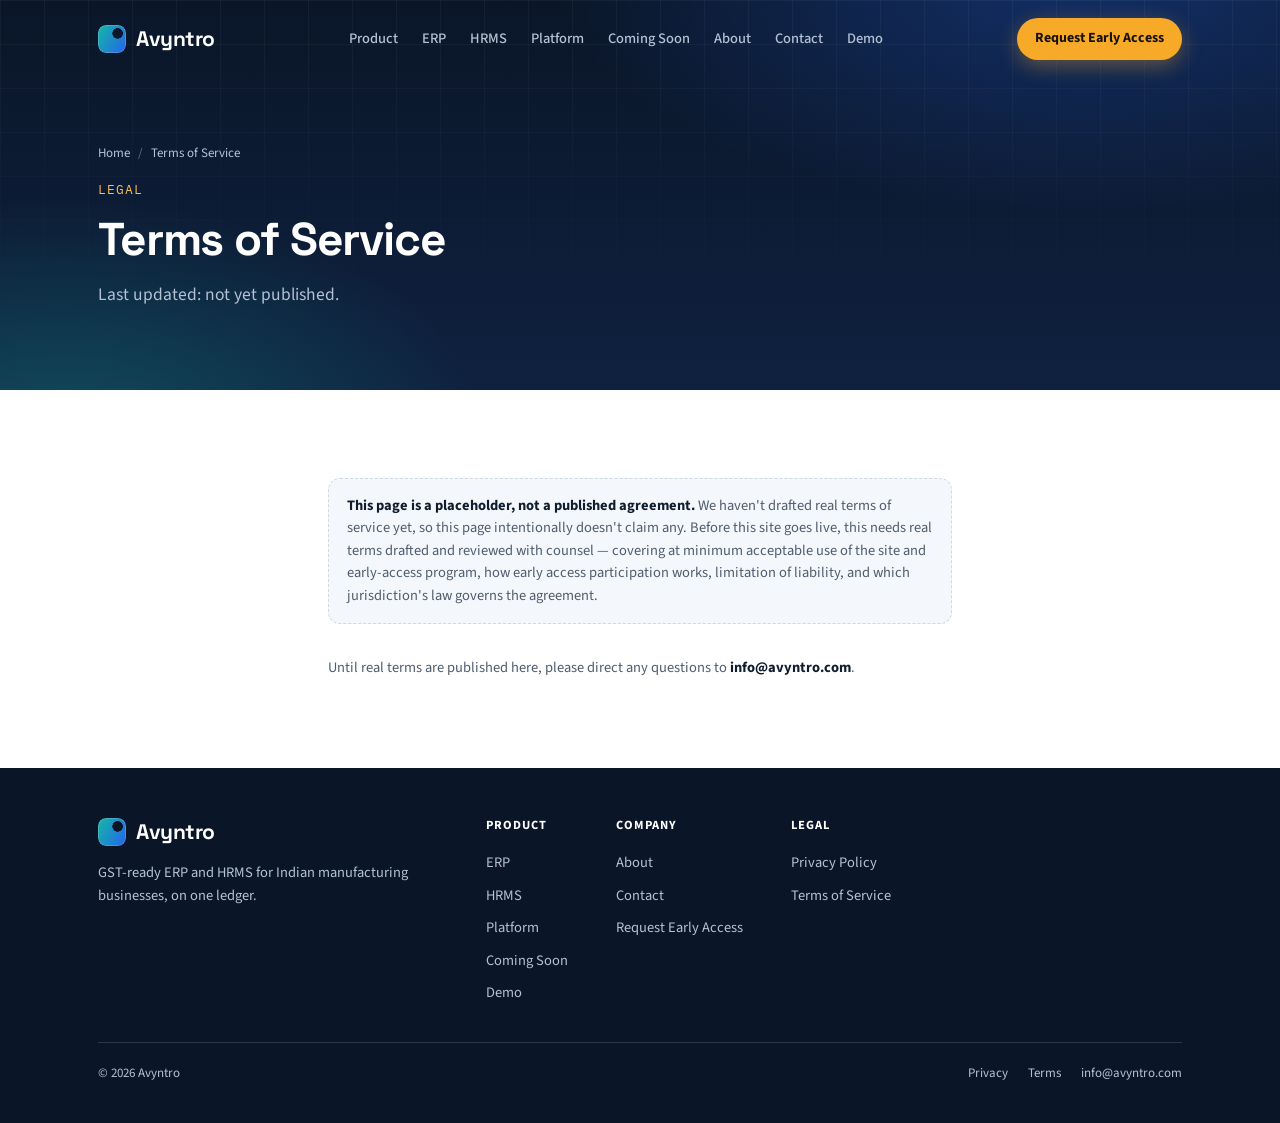
<file: terms.html>
<!doctype html>
<html lang="en-IN">
<head>
<meta charset="utf-8">
<meta name="viewport" content="width=device-width, initial-scale=1, viewport-fit=cover">
<title>Terms of Service | Avyntro</title>
<meta name="description" content="Avyntro&#x27;s terms of service (draft).">
<meta name="robots" content="noindex, follow">
<link rel="canonical" href="https://avyntro.com/terms.html">
<meta name="theme-color" content="#0A1628">
<link rel="icon" href="assets/img/favicon.svg" type="image/svg+xml">
<link rel="apple-touch-icon" href="assets/img/avyntro-logo.png">
<meta property="og:type" content="website">
<meta property="og:site_name" content="Avyntro">
<meta property="og:locale" content="en_IN">
<meta property="og:title" content="Terms of Service | Avyntro">
<meta property="og:description" content="Avyntro&#x27;s terms of service (draft).">
<meta property="og:url" content="https://avyntro.com/terms.html">
<meta property="og:image" content="https://avyntro.com/assets/img/og-avyntro.jpg">
<meta property="og:image:width" content="1200">
<meta property="og:image:height" content="630">
<meta property="og:image:alt" content="Avyntro: GST-ready ERP and HRMS for manufacturers">
<meta name="twitter:card" content="summary_large_image">
<meta name="twitter:title" content="Terms of Service | Avyntro">
<meta name="twitter:description" content="Avyntro&#x27;s terms of service (draft).">
<meta name="twitter:image" content="https://avyntro.com/assets/img/og-avyntro.jpg">
<link rel="preconnect" href="https://fonts.googleapis.com">
<link rel="preconnect" href="https://fonts.gstatic.com" crossorigin>
<link href="https://fonts.googleapis.com/css2?family=Space+Grotesk:wght@500;600;700&family=Source+Sans+3:wght@400;500;600;700&family=IBM+Plex+Mono:wght@500&display=swap" rel="stylesheet">
<link rel="stylesheet" href="styles.css">
<script type="application/ld+json">
{
 "@context": "https://schema.org",
 "@graph": [
  {
   "@type": "Organization",
   "@id": "https://avyntro.com/#org",
   "name": "Avyntro",
   "url": "https://avyntro.com/",
   "logo": "https://avyntro.com/assets/img/avyntro-logo.png",
   "email": "info@avyntro.com"
  },
  {
   "@type": "WebSite",
   "@id": "https://avyntro.com/#website",
   "name": "Avyntro",
   "url": "https://avyntro.com/",
   "publisher": {
    "@id": "https://avyntro.com/#org"
   },
   "inLanguage": "en-IN"
  },
  {
   "@type": "BreadcrumbList",
   "itemListElement": [
    {
     "@type": "ListItem",
     "position": 1,
     "name": "Home",
     "item": "https://avyntro.com/"
    },
    {
     "@type": "ListItem",
     "position": 2,
     "name": "Terms of Service",
     "item": "https://avyntro.com/terms.html"
    }
   ]
  }
 ]
}
</script>
</head>
<body>
<a class="skip-link" href="#main">Skip to content</a>

<nav class="site-nav-band">
  <div class="site-nav">
    <a class="brand" href="index.html">Avyntro</a>
    <div class="nav-links">
      <a href="index.html#modules">Product</a>
      <a href="erp.html">ERP</a>
      <a href="hrms.html">HRMS</a>
      <a href="platform.html">Platform</a>
      <a href="coming-soon.html">Coming Soon</a>
      <a href="about.html">About</a>
      <a href="contact.html">Contact</a>
      <a href="demo/index.html">Demo</a>
    </div>
    <a class="nav-cta" href="request-access.html">Request Early Access</a>
    <button class="nav-toggle" aria-expanded="false" aria-label="Toggle menu">Menu</button>
  </div>
  <div class="nav-mobile">
    <a href="index.html#modules">Product</a>
    <a href="erp.html">ERP</a>
    <a href="hrms.html">HRMS</a>
    <a href="platform.html">Platform</a>
    <a href="coming-soon.html">Coming Soon</a>
    <a href="about.html">About</a>
    <a href="contact.html">Contact</a>
    <a href="demo/index.html">Try the demo</a>
    <a href="request-access.html">Request Early Access</a>
  </div>

  <div class="page-header">
    <div class="wrap">
      <ol class="crumbs" aria-label="Breadcrumb"><li><a href="index.html">Home</a></li><li aria-current="page">Terms of Service</li></ol>
      <span class="tag hero-eyebrow">Legal</span>
      <h1>Terms of Service</h1>
      <p>Last updated: not yet published.</p>
    </div>
  </div>
</nav>

<main id="main">
  <section class="section">
    <div class="wrap" style="max-width:720px;">
      <div class="draft-notice">
        <strong>This page is a placeholder, not a published agreement.</strong> We haven't drafted real terms of service yet, so this page intentionally doesn't claim any. Before this site goes live, this needs real terms drafted and reviewed with counsel — covering at minimum acceptable use of the site and early-access program, how early access participation works, limitation of liability, and which jurisdiction's law governs the agreement.
      </div>
      <p style="color:var(--fg-muted); font-size:14.5px; line-height:1.65;">
        Until real terms are published here, please direct any questions to <strong style="color:var(--fg);">info@avyntro.com</strong>.
      </p>
    </div>
  </section>
</main>

<footer class="site-footer">
  <div class="wrap">
    <div class="footer-cols">
      <div class="footer-about">
        <a class="brand" href="index.html">Avyntro</a>
        <p>GST-ready ERP and HRMS for Indian manufacturing businesses, on one ledger.</p>
      </div>
      <div class="footer-col">
        <h4>Product</h4>
        <a href="erp.html">ERP</a>
        <a href="hrms.html">HRMS</a>
        <a href="platform.html">Platform</a>
        <a href="coming-soon.html">Coming Soon</a>
        <a href="demo/index.html">Demo</a>
      </div>
      <div class="footer-col">
        <h4>Company</h4>
        <a href="about.html">About</a>
        <a href="contact.html">Contact</a>
        <a href="request-access.html">Request Early Access</a>
      </div>
      <div class="footer-col">
        <h4>Legal</h4>
        <a href="privacy.html">Privacy Policy</a>
        <a href="terms.html">Terms of Service</a>
      </div>
    </div>
    <div class="footer-top">
      <div>© 2026 Avyntro</div>
      <div class="footer-links">
        <a href="privacy.html">Privacy</a>
        <a href="terms.html">Terms</a>
        <span>info@avyntro.com</span>
      </div>
    </div>
  </div>
</footer>

<script src="site.js"></script>
</body>
</html>
</file>
<file: styles.css>
/* =================================================================
   Avyntro — shared stylesheet
   Layout concept: a deep-navy nav + hero band at the top of every page
   (amber calls to action, teal→blue gradient highlights, a soft glow),
   flowing into bright white / light-gray content sections with rounded,
   colourful cards. This is a deliberate single-theme design: it does
   not follow the viewer's system dark-mode setting, by request, so
   colours are defined once and never redefined for dark.
   ================================================================= */

:root {
  /* content colours — always light */
  --bg: #FFFFFF;
  --surface: #F4F7FB;
  --surface-dashed: #FAFBFC;
  --fg: #0F1D2E;
  --fg-muted: #4F5D6E;
  --fg-faint: #7D8898;
  --border: #E2E8F0;
  --border-dashed: #CFD8E3;
  --teal: #0E7C6F;
  --teal-strong: #0A5C53;
  --teal-tint: #E2F4F1;
  --blue: #2563EB;
  --blue-tint: #E6EEFE;
  --violet: #7C3AED;
  --violet-tint: #F0E9FE;
  --rose: #E0457B;
  --rose-tint: #FDE8F0;
  --amber: #B26A00;
  --amber-tint: #FFF1D9;
  --danger: #B23A2E;
  --grad: linear-gradient(120deg, #14B8A6 0%, #2563EB 100%);
  --grad-warm: linear-gradient(120deg, #F59E0B 0%, #F97316 100%);

  /* nav + hero band — deep navy */
  --navy: #0A1628;
  --navy-2: #0F2140;
  --on-navy-fg: #FFFFFF;
  --on-navy-muted: #B4C2D6;
  --on-navy-border: rgba(255,255,255,0.14);
  --on-navy-accent: #FBBF4C;
  --amber-cta: #F7A928;

  /* type tokens */
  --font-display: 'Space Grotesk', system-ui, -apple-system, sans-serif;
  --font-body: 'Source Sans 3', system-ui, -apple-system, sans-serif;
  --font-mono: 'IBM Plex Mono', 'SFMono-Regular', Consolas, monospace;

  --container: 1180px;
  --radius: 18px;
  --shadow: 0 1px 2px rgba(15,29,46,0.04), 0 8px 24px rgba(15,29,46,0.06);
  --shadow-lg: 0 24px 60px rgba(8,20,40,0.35);
  color-scheme: light;
}

* { box-sizing: border-box; }
html, body { margin: 0; }
html { scroll-behavior: smooth; }
@media (prefers-reduced-motion: reduce) { html { scroll-behavior: auto; } *, *::before, *::after { transition: none !important; animation: none !important; } }
body {
  background: var(--bg);
  color: var(--fg);
  font-family: var(--font-body);
  font-size: 16px;
  line-height: 1.55;
  -webkit-font-smoothing: antialiased;
}
img { max-width: 100%; height: auto; display: block; }
a { color: var(--teal); text-decoration: none; }
a:hover { color: var(--teal-strong); }
h1, h2, h3, h4 { font-family: var(--font-display); font-weight: 700; margin: 0; text-wrap: balance; color: var(--fg); letter-spacing: -0.015em; }
p { margin: 0; }
::selection { background: #FFE2A8; }
:focus-visible { outline: 2px solid var(--blue); outline-offset: 2px; }
.skip-link { position: absolute; left: -9999px; top: 8px; z-index: 50; background: #fff; color: var(--fg); padding: 8px 14px; border-radius: 8px; }
.skip-link:focus { left: 8px; }

.tag {
  font-family: var(--font-mono);
  font-size: 12.5px;
  letter-spacing: 0.08em;
  text-transform: uppercase;
}
.grad-text {
  background: linear-gradient(100deg, #2DD4BF 0%, #60A5FA 55%, #FBBF4C 100%);
  -webkit-background-clip: text; background-clip: text; color: transparent;
}

.wrap { max-width: var(--container); margin: 0 auto; padding-inline: 20px; }
@media (min-width: 640px) { .wrap { padding-inline: 48px; } }

/* ---------- NAV + BAND ---------- */
.site-nav-band {
  background:
    radial-gradient(900px 420px at 85% -10%, rgba(37,99,235,0.35), transparent 60%),
    radial-gradient(700px 380px at 5% 110%, rgba(20,184,166,0.28), transparent 60%),
    linear-gradient(180deg, var(--navy) 0%, var(--navy-2) 100%);
  color: var(--on-navy-fg);
  position: relative; overflow: hidden;
}
.site-nav-band::before {
  content: ""; position: absolute; inset: 0; pointer-events: none;
  background-image:
    linear-gradient(rgba(255,255,255,0.045) 1px, transparent 1px),
    linear-gradient(90deg, rgba(255,255,255,0.045) 1px, transparent 1px);
  background-size: 44px 44px;
  -webkit-mask-image: linear-gradient(180deg, #000 0%, transparent 85%);
  mask-image: linear-gradient(180deg, #000 0%, transparent 85%);
}
.site-nav {
  display: flex; align-items: center; justify-content: space-between;
  gap: 16px; padding-block: 18px; max-width: var(--container); margin: 0 auto; padding-inline: 20px;
  position: relative; z-index: 2;
}
@media (min-width: 640px) { .site-nav { padding-inline: 48px; } }
.brand { display: inline-flex; align-items: center; gap: 10px; font-family: var(--font-display); font-size: 21px; font-weight: 700; color: var(--on-navy-fg); letter-spacing: -0.02em; }
.brand:hover { color: #fff; }
.brand::before {
  content: ""; width: 28px; height: 28px; border-radius: 8px; flex: 0 0 auto;
  background: var(--grad); box-shadow: 0 0 0 1px rgba(255,255,255,0.18) inset, 0 6px 18px rgba(37,99,235,0.45);
  -webkit-mask: radial-gradient(circle at 70% 30%, transparent 5px, #000 5.5px);
  mask: radial-gradient(circle at 70% 30%, transparent 5px, #000 5.5px);
}
.nav-links { display: none; align-items: center; gap: 24px; }
@media (min-width: 1080px) { .nav-links { display: flex; } }
.nav-links a { color: var(--on-navy-muted); font-size: 14.5px; font-weight: 500; }
.nav-links a:hover, .nav-links a[aria-current="page"] { color: #fff; }
.nav-links a[aria-current="page"] { box-shadow: 0 2px 0 var(--on-navy-accent); }
.nav-cta {
  background: var(--amber-cta); color: #1A1304; padding: 10px 18px; border-radius: 999px;
  font-size: 14px; font-weight: 700; white-space: nowrap;
  box-shadow: 0 6px 20px rgba(247,169,40,0.35);
}
.nav-cta:hover { background: #FFBC4A; color: #1A1304; }
.nav-toggle {
  display: inline-flex; background: rgba(255,255,255,0.06); border: 1px solid var(--on-navy-border); color: var(--on-navy-fg);
  border-radius: 999px; padding: 8px 14px; font-size: 14px; cursor: pointer; font-family: var(--font-body);
}
@media (min-width: 1080px) { .nav-toggle { display: none; } }
/* Small phones: the menu already holds "Request Early Access", so drop the header button to make room. */
@media (max-width: 520px) { .nav-cta { display: none; } }
.nav-mobile {
  display: none; flex-direction: column; gap: 2px; padding: 8px 20px 18px; position: relative; z-index: 2;
  background: rgba(10,22,40,0.92); border-top: 1px solid var(--on-navy-border);
}
.nav-mobile.is-open { display: flex; }
.nav-mobile a { color: var(--on-navy-muted); font-size: 15.5px; padding: 11px 0; border-bottom: 1px solid var(--on-navy-border); }
.nav-mobile a:hover { color: #fff; }
.nav-mobile a:last-child { border-bottom: none; color: var(--on-navy-accent); font-weight: 600; }

/* ---------- HERO ---------- */
.hero { padding-block: 40px 84px; position: relative; z-index: 1; }
@media (min-width: 900px) { .hero { padding-block: 64px 104px; } }
.hero-grid { display: flex; gap: 56px; flex-wrap: wrap; align-items: center; }
.hero-copy { flex: 1.15 1 460px; min-width: 0; }
.hero-eyebrow { color: var(--on-navy-accent); margin-bottom: 16px; display: inline-block; }
.pill {
  display: inline-flex; align-items: center; gap: 8px; padding: 6px 14px 6px 8px; border-radius: 999px;
  background: rgba(255,255,255,0.07); border: 1px solid var(--on-navy-border); color: var(--on-navy-muted);
  font-size: 13.5px; margin-bottom: 22px;
}
.pill b { background: var(--amber-cta); color: #1A1304; font-size: 11px; letter-spacing: 0.06em; text-transform: uppercase; padding: 3px 9px; border-radius: 999px; }
.hero h1 { color: var(--on-navy-fg); font-size: clamp(34px, 4.4vw, 56px); line-height: 1.04; margin-bottom: 22px; max-width: 680px; letter-spacing: -0.03em; }
.hero p.lede { color: var(--on-navy-muted); font-size: 18px; line-height: 1.65; max-width: 560px; margin-bottom: 30px; }
.hero-actions { display: flex; gap: 14px; flex-wrap: wrap; }
.hero-points { display: flex; flex-wrap: wrap; gap: 10px 22px; margin-top: 28px; padding: 0; list-style: none; color: var(--on-navy-muted); font-size: 14.5px; }
.hero-points li { display: flex; align-items: center; gap: 8px; }
.hero-points li::before { content: ""; width: 16px; height: 16px; border-radius: 50%; background: var(--grad); -webkit-mask: radial-gradient(circle, #000 60%, transparent 62%); mask: radial-gradient(circle, #000 60%, transparent 62%); box-shadow: 0 0 10px rgba(45,212,191,0.6); }

/* Product shot in a browser frame, with floating UI cards */
.hero-visual { flex: 1 1 440px; min-width: 0; position: relative; }
.browser {
  border-radius: 14px; background: #fff; overflow: hidden; position: relative;
  box-shadow: var(--shadow-lg), 0 0 0 1px rgba(255,255,255,0.12);
}
.browser-bar { display: flex; gap: 6px; align-items: center; padding: 10px 12px; background: #EEF2F7; border-bottom: 1px solid var(--border); }
.browser-bar i { width: 10px; height: 10px; border-radius: 50%; background: #F87171; }
.browser-bar i:nth-child(2) { background: #FBBF24; }
.browser-bar i:nth-child(3) { background: #34D399; }
.browser-bar span { margin-left: 10px; font-size: 12px; color: var(--fg-faint); background: #fff; border-radius: 6px; padding: 3px 10px; flex: 1; max-width: 260px; overflow: hidden; white-space: nowrap; text-overflow: ellipsis; }
.hero-visual::before {
  content: ""; position: absolute; inset: -40px -20px; z-index: -1;
  background: radial-gradient(closest-side, rgba(45,212,191,0.35), transparent), radial-gradient(closest-side at 80% 70%, rgba(247,169,40,0.25), transparent);
  filter: blur(10px);
}
.float-card {
  position: absolute; background: #fff; color: var(--fg); border-radius: 14px; padding: 12px 14px;
  box-shadow: 0 18px 40px rgba(8,20,40,0.30); display: flex; align-items: center; gap: 12px; font-size: 13px;
  animation: floaty 6s ease-in-out infinite;
}
.float-card strong { display: block; font-family: var(--font-display); font-size: 16px; }
.float-card small { color: var(--fg-faint); font-size: 12px; }
.float-card .dot { width: 34px; height: 34px; border-radius: 10px; display: grid; place-items: center; flex: 0 0 auto; }
.float-card .dot svg { width: 18px; height: 18px; fill: none; stroke-width: 2; }
.float-card.fc-1 { left: -22px; bottom: 34px; }
.float-card.fc-2 { right: -16px; top: 58px; animation-delay: -3s; }
@keyframes floaty { 0%, 100% { transform: translateY(0); } 50% { transform: translateY(-8px); } }
@media (max-width: 640px) {
  .float-card { position: static; margin-top: 12px; animation: none; }
  .float-card.fc-2 { display: none; }
}

.btn {
  display: inline-flex; align-items: center; justify-content: center; gap: 8px;
  padding: 14px 26px; border-radius: 999px; font-size: 15.5px; font-weight: 700; cursor: pointer;
  border: 1px solid transparent; font-family: var(--font-body); transition: transform .15s ease, box-shadow .15s ease, background .15s ease;
}
.btn:hover { transform: translateY(-1px); }
.btn-amber { background: var(--amber-cta); color: #1A1304; box-shadow: 0 10px 28px rgba(247,169,40,0.35); }
.btn-amber:hover { background: #FFBC4A; color: #1A1304; box-shadow: 0 14px 34px rgba(247,169,40,0.45); }
.btn-ghost-dark { border-color: rgba(255,255,255,0.28); color: #fff; background: rgba(255,255,255,0.06); }
.btn-ghost-dark:hover { border-color: #fff; color: #fff; background: rgba(255,255,255,0.12); }
.btn-teal { background: var(--grad); color: #fff; box-shadow: 0 10px 26px rgba(37,99,235,0.28); }
.btn-teal:hover { color: #fff; box-shadow: 0 14px 32px rgba(37,99,235,0.38); }
.btn-ghost { border-color: var(--border); color: var(--fg); background: #fff; }
.btn-ghost:hover { border-color: var(--blue); color: var(--blue); }
.btn-block { width: 100%; }
.btn[disabled] { opacity: 0.6; cursor: not-allowed; transform: none; }

.data-panel {
  flex: 1 1 340px; min-width: 0; background: #fff;
  border-radius: var(--radius); padding: 22px; box-shadow: var(--shadow-lg);
}
.data-panel .tag { color: var(--fg-faint); margin-bottom: 14px; display: block; }
.data-row { display: flex; justify-content: space-between; gap: 12px; padding: 10px 0; border-bottom: 1px solid var(--border); font-size: 13.5px; color: var(--fg); }
.data-row:last-child { border-bottom: none; }
.data-row strong { color: var(--teal); font-weight: 700; }
.data-row .neg { color: var(--danger); font-weight: 600; }

/* ---------- Page header (non-home pages: shorter hero) ---------- */
.page-header { padding-block: 36px 64px; position: relative; z-index: 1; }
@media (min-width: 900px) { .page-header { padding-block: 52px 80px; } }
.page-header h1 { color: var(--on-navy-fg); font-size: clamp(30px, 4.4vw, 46px); line-height: 1.08; margin-bottom: 16px; max-width: 800px; letter-spacing: -0.025em; }
.page-header p { color: var(--on-navy-muted); font-size: 17.5px; max-width: 660px; line-height: 1.65; }
.page-header .hero-actions { margin-top: 26px; }
.crumbs { display: flex; gap: 8px; flex-wrap: wrap; font-size: 13px; color: var(--on-navy-muted); margin-bottom: 14px; padding: 0; list-style: none; }
.crumbs a { color: var(--on-navy-muted); }
.crumbs a:hover { color: #fff; }
.crumbs li + li::before { content: "/"; margin-right: 8px; opacity: 0.5; }

/* ---------- Stats strip ---------- */
.stats-strip { margin-top: -44px; position: relative; z-index: 3; }
.stats-grid {
  display: grid; grid-template-columns: repeat(auto-fit, minmax(200px, 1fr)); gap: 0;
  background: #fff; border-radius: 20px; box-shadow: 0 20px 50px rgba(15,29,46,0.12); overflow: hidden;
  border: 1px solid var(--border);
}
.stat-cell { padding: 22px 24px; border-right: 1px solid var(--border); border-bottom: 1px solid var(--border); margin: 0 -1px -1px 0; }
.stat-cell .num { font-family: var(--font-display); font-size: 30px; font-weight: 700; line-height: 1.1; background: var(--grad); -webkit-background-clip: text; background-clip: text; color: transparent; }
.stat-cell .label { font-size: 14px; color: var(--fg-muted); margin-top: 4px; }

/* ---------- Sections ---------- */
section.section { padding-block: 64px; }
@media (min-width: 900px) { section.section { padding-block: 88px; } }
.section-eyebrow {
  color: var(--blue); margin-bottom: 14px; display: inline-block; background: var(--blue-tint);
  padding: 5px 12px; border-radius: 999px; font-size: 12px;
}
.section h2 { font-size: clamp(26px, 3.6vw, 40px); line-height: 1.12; margin-bottom: 16px; max-width: 820px; letter-spacing: -0.025em; }
.section .section-lede { color: var(--fg-muted); font-size: 17.5px; max-width: 680px; margin-bottom: 40px; line-height: 1.65; }
.section-surface { background: var(--surface); }
.section-center { text-align: center; }
.section-center h2, .section-center .section-lede { margin-inline: auto; }

/* ---------- Module cards ---------- */
.card-grid { display: grid; grid-template-columns: repeat(auto-fit, minmax(250px, 1fr)); gap: 22px; }
.m-card {
  background: #fff; border: 1px solid var(--border); border-radius: var(--radius); padding: 26px 24px;
  display: flex; flex-direction: column; gap: 12px; position: relative; box-shadow: var(--shadow);
  transition: transform .2s ease, box-shadow .2s ease, border-color .2s ease;
}
.m-card:not(.soon):hover { transform: translateY(-4px); box-shadow: 0 18px 40px rgba(15,29,46,0.12); border-color: #C9D6E8; }
.m-card::after {
  content: ""; position: absolute; left: 24px; right: 24px; top: 0; height: 3px; border-radius: 0 0 4px 4px; background: var(--grad); opacity: 0; transition: opacity .2s;
}
.m-card:not(.soon):hover::after { opacity: 1; }
.m-card.soon { background: var(--surface-dashed); border-style: dashed; border-color: var(--border-dashed); box-shadow: none; }
.m-icon { width: 48px; height: 48px; border-radius: 14px; display: flex; align-items: center; justify-content: center; background: var(--teal-tint); }
.m-icon svg { stroke: var(--teal); }
.m-icon.ic-blue { background: var(--blue-tint); } .m-icon.ic-blue svg { stroke: var(--blue); }
.m-icon.ic-amber { background: var(--amber-tint); } .m-icon.ic-amber svg { stroke: var(--amber); }
.m-icon.ic-violet { background: var(--violet-tint); } .m-icon.ic-violet svg { stroke: var(--violet); }
.m-icon.ic-rose { background: var(--rose-tint); } .m-icon.ic-rose svg { stroke: var(--rose); }
.m-card.soon .m-icon { background: #EEF1F5; }
.m-card.soon .m-icon svg { stroke: var(--fg-faint); }
.m-card h3 { font-size: 18px; }
.m-card.soon h3 { color: var(--fg-muted); }
.m-card p { font-size: 14.5px; color: var(--fg-muted); line-height: 1.6; }
.m-card.soon p { color: var(--fg-faint); }
.badge-soon {
  position: absolute; top: 20px; right: 20px; font-size: 10.5px; font-weight: 700; letter-spacing: 0.06em;
  text-transform: uppercase; color: var(--amber); background: var(--amber-tint); padding: 4px 10px; border-radius: 999px;
}
.badge-live {
  position: absolute; top: 20px; right: 20px; font-size: 10.5px; font-weight: 700; letter-spacing: 0.06em;
  text-transform: uppercase; color: var(--teal-strong); background: var(--teal-tint); padding: 4px 10px 4px 20px; border-radius: 999px;
}
.badge-live::before { content: ""; position: absolute; left: 9px; top: 50%; width: 6px; height: 6px; margin-top: -3px; border-radius: 50%; background: #10B981; box-shadow: 0 0 0 3px rgba(16,185,129,0.2); }
.m-card a.card-link { font-size: 14.5px; font-weight: 700; margin-top: auto; padding-top: 4px; color: var(--blue); }
.m-card a.card-link:hover { color: var(--teal); }

/* ---------- Feature showcase (alternating screenshot rows) ---------- */
.showcase { display: flex; flex-direction: column; gap: 72px; }
.show-row { display: flex; gap: 56px; align-items: center; flex-wrap: wrap; }
.show-row.flip { flex-direction: row-reverse; }
.show-copy { flex: 1 1 380px; min-width: 0; }
.show-copy h3 { font-size: clamp(22px, 2.6vw, 30px); line-height: 1.15; margin-bottom: 12px; }
.show-copy p { color: var(--fg-muted); font-size: 16.5px; line-height: 1.65; margin-bottom: 18px; }
.show-shot { flex: 1.25 1 460px; min-width: 0; }
.show-shot .browser { box-shadow: 0 24px 60px rgba(15,29,46,0.18), 0 0 0 1px var(--border); }
.check-list { list-style: none; padding: 0; margin: 0 0 20px; display: flex; flex-direction: column; gap: 10px; }
.check-list li { position: relative; padding-left: 30px; font-size: 15.5px; color: var(--fg); }
.check-list li::before {
  content: ""; position: absolute; left: 0; top: 2px; width: 20px; height: 20px; border-radius: 50%;
  background: var(--teal-tint) url("data:image/svg+xml,%3Csvg xmlns='http://www.w3.org/2000/svg' viewBox='0 0 20 20'%3E%3Cpath d='M5.5 10.5l3 3 6-7' fill='none' stroke='%230E7C6F' stroke-width='2.2' stroke-linecap='round' stroke-linejoin='round'/%3E%3C/svg%3E") center/16px no-repeat;
}

/* ---------- Steps ---------- */
.steps { display: grid; grid-template-columns: repeat(auto-fit, minmax(230px, 1fr)); gap: 22px; counter-reset: step; }
.step { background: #fff; border-radius: var(--radius); padding: 26px 24px; border: 1px solid var(--border); position: relative; box-shadow: var(--shadow); }
.step::before {
  counter-increment: step; content: counter(step); display: grid; place-items: center; width: 40px; height: 40px; border-radius: 12px;
  background: var(--grad); color: #fff; font-family: var(--font-display); font-weight: 700; margin-bottom: 16px;
}
.step h3 { font-size: 18px; margin-bottom: 8px; }
.step p { color: var(--fg-muted); font-size: 15px; line-height: 1.6; }

/* ---------- FAQ ---------- */
.faq { max-width: 820px; display: flex; flex-direction: column; gap: 12px; }
.faq details { background: #fff; border: 1px solid var(--border); border-radius: 14px; padding: 0 22px; box-shadow: var(--shadow); }
.faq details[open] { border-color: #C9D6E8; }
.faq summary {
  cursor: pointer; list-style: none; padding: 18px 32px 18px 0; font-family: var(--font-display); font-weight: 600; font-size: 17px; position: relative;
}
.faq summary::-webkit-details-marker { display: none; }
.faq summary::after {
  content: "+"; position: absolute; right: 0; top: 50%; transform: translateY(-50%); width: 26px; height: 26px; border-radius: 50%;
  display: grid; place-items: center; background: var(--blue-tint); color: var(--blue); font-size: 18px; font-weight: 600;
}
.faq details[open] summary::after { content: "–"; background: var(--grad); color: #fff; }
.faq details p { color: var(--fg-muted); font-size: 15.5px; line-height: 1.65; padding-bottom: 18px; }

/* ---------- Feature list (ERP/HRMS detail pages) ---------- */
.feature-block { border-top: 1px solid var(--border); padding-block: 28px; }
.feature-block:last-child { border-bottom: 1px solid var(--border); }
.feature-block h3 { font-size: 20px; margin-bottom: 8px; }
.feature-block .feature-desc { color: var(--fg-muted); font-size: 16px; line-height: 1.65; margin-bottom: 14px; max-width: 760px; }
.feature-tags { display: flex; gap: 8px; flex-wrap: wrap; }
.feature-tags span {
  font-size: 13px; font-weight: 600; color: var(--teal-strong); background: var(--teal-tint); padding: 5px 12px; border-radius: 999px;
}
.feature-block:nth-child(3n+2) .feature-tags span { color: #1D4ED8; background: var(--blue-tint); }
.feature-block:nth-child(3n) .feature-tags span { color: #8A4B00; background: var(--amber-tint); }

/* ---------- Forms ---------- */
.form-card {
  background: #fff; border: 1px solid var(--border); border-radius: 20px; padding: 32px;
  max-width: 560px; box-shadow: 0 18px 44px rgba(15,29,46,0.08);
}
@media (max-width: 520px) { .form-card { padding: 22px 18px; } }
.field { display: flex; flex-direction: column; gap: 6px; margin-bottom: 18px; }
.field label { font-size: 14px; font-weight: 600; color: var(--fg); }
.field .hint { font-size: 13px; color: var(--fg-faint); }
.field input, .field select, .field textarea {
  font-family: var(--font-body); font-size: 16px; padding: 12px 14px; border-radius: 10px;
  border: 1px solid var(--border); background: #fff; color: var(--fg); width: 100%;
}
.field input:focus, .field select:focus, .field textarea:focus { border-color: var(--blue); outline: none; box-shadow: 0 0 0 4px rgba(37,99,235,0.14); }
.field textarea { resize: vertical; min-height: 96px; }
.checkbox-row { display: flex; align-items: flex-start; gap: 10px; }
.checkbox-row input { width: auto; margin-top: 3px; }
.checkbox-row label { font-size: 14px; color: var(--fg-muted); font-weight: 400; }
.form-status { font-size: 14.5px; padding: 12px 14px; border-radius: 10px; margin-bottom: 18px; display: none; }
.form-status.ok { display: block; background: var(--teal-tint); color: var(--teal-strong); }
.form-status.err { display: block; background: var(--amber-tint); color: var(--danger); }
.required-note { font-size: 13px; color: var(--fg-faint); margin-top: 14px; }

/* ---------- Misc content ---------- */
.two-col { display: flex; gap: 48px; flex-wrap: wrap; }
.two-col > * { flex: 1 1 320px; min-width: 0; }
.stat-row { display: flex; gap: 32px; flex-wrap: wrap; margin-top: 8px; }
.stat { min-width: 140px; }
.stat .num { font-family: var(--font-display); font-size: 30px; font-weight: 700; background: var(--grad); -webkit-background-clip: text; background-clip: text; color: transparent; }
.stat .label { font-size: 14px; color: var(--fg-muted); }

.row-list { display: flex; flex-direction: column; border-top: 1px solid var(--border); }
.row-item { display: flex; align-items: flex-start; gap: 18px; padding-block: 20px; border-bottom: 1px solid var(--border); flex-wrap: wrap; }
.row-item .row-icon { flex: 0 0 auto; }
.row-item .row-title { flex: 1 1 160px; font-weight: 700; font-size: 16px; }
.row-item .row-desc { flex: 3 1 360px; font-size: 15px; color: var(--fg-muted); min-width: 0; }

.callout {
  background: linear-gradient(120deg, var(--teal-tint), var(--blue-tint)); border-radius: var(--radius); padding: 26px 28px; display: flex; gap: 16px;
  align-items: flex-start; flex-wrap: wrap; border: 1px solid #D3E6F0;
}
.callout p { color: var(--fg); font-size: 16px; line-height: 1.6; }

/* ---------- Final CTA ---------- */
.cta-band {
  padding-block: 0 72px; background: var(--bg);
}
.cta-band .wrap {
  background:
    radial-gradient(500px 260px at 100% 0%, rgba(247,169,40,0.30), transparent 60%),
    radial-gradient(600px 300px at 0% 100%, rgba(20,184,166,0.35), transparent 60%),
    linear-gradient(120deg, #0A1628 0%, #12306B 100%);
  border-radius: 28px; padding: 44px 28px; box-shadow: 0 24px 60px rgba(10,22,40,0.25);
  display: flex; justify-content: space-between; align-items: center; gap: 24px; flex-wrap: wrap;
  max-width: calc(var(--container) - 96px);
}
@media (min-width: 640px) { .cta-band .wrap { padding: 52px 52px; } }
@media (max-width: 639px) { .cta-band { padding-inline: 16px; } }
.cta-band h2 { color: #fff; font-size: clamp(26px, 3.4vw, 36px); max-width: 560px; line-height: 1.12; }
.cta-band p { color: var(--on-navy-muted); font-size: 16.5px; margin-top: 10px; max-width: 520px; }
.cta-band .hero-actions { flex: 0 1 auto; }

/* ---------- Footer ---------- */
footer.site-footer { padding-block: 48px 40px; background: var(--navy); color: var(--on-navy-muted); }
.footer-top { display: flex; justify-content: space-between; border-top: 1px solid var(--on-navy-border); padding-top: 20px; font-size: 13px; color: var(--on-navy-muted); flex-wrap: wrap; gap: 16px; }
.footer-links { display: flex; gap: 20px; flex-wrap: wrap; }
.footer-links a { color: var(--on-navy-muted); }
.footer-links a:hover { color: #fff; }
.footer-cols { display: flex; gap: 48px; flex-wrap: wrap; padding-bottom: 32px; }
.footer-about { flex: 1 1 260px; max-width: 340px; }
.footer-about .brand { margin-bottom: 12px; }
.footer-about p { font-size: 14.5px; line-height: 1.6; }
.footer-col h4 { font-size: 12.5px; text-transform: uppercase; letter-spacing: 0.08em; color: #fff; margin-bottom: 12px; font-family: var(--font-body); font-weight: 700; }
.footer-col a { display: block; font-size: 14.5px; color: var(--on-navy-muted); padding-block: 5px; }
.footer-col a:hover { color: #fff; }

/* ---------- Draft notice (legal stubs) ---------- */
.draft-notice {
  border: 1px dashed var(--border-dashed); border-radius: 12px; padding: 16px 18px; font-size: 14.5px;
  color: var(--fg-muted); margin-bottom: 32px; background: var(--surface);
}
.draft-notice strong { color: var(--fg); }

/* ---------- Roadmap groups (coming-soon page) ---------- */
.roadmap-group { font-size: 15px; text-transform: uppercase; letter-spacing: 0.06em; color: var(--fg-muted); margin: 8px 0 14px; font-family: var(--font-body); }
/* Roadmap cards without an icon: keep titles clear of the "Soon" badge */
.m-card.soon h3 { padding-right: 56px; }
.m-card .badge-live ~ h3 { padding-right: 64px; }
</file>
<file: demo/demo.css>
/* Avyntro demo app — same tokens and type as the marketing site (always light). */
:root {
  --bg: #FFFFFF;
  --surface: #F7F8FA;
  --fg: #1E2A33;
  --fg-muted: #5A646B;
  --fg-faint: #8B93A0;
  --border: #E1E5EA;
  --brand: #0E6E63;
  --brand-strong: color-mix(in srgb, var(--brand) 80%, black);
  --brand-tint: color-mix(in srgb, var(--brand) 11%, white);
  --amber: #B5791F;
  --amber-tint: #FBF1DC;
  --amber-cta: #F2A33D;
  --danger: #B23A2E;
  --danger-tint: #FBEAE7;
  --ok: #1D7A46;
  --ok-tint: #E4F4EA;
  --font-display: 'Space Grotesk', system-ui, -apple-system, sans-serif;
  --font-body: 'Source Sans 3', system-ui, -apple-system, sans-serif;
  --font-mono: 'IBM Plex Mono', 'SFMono-Regular', Consolas, monospace;
  color-scheme: light;
}
* { box-sizing: border-box; }
html, body { margin: 0; background: var(--surface); color: var(--fg); font-family: var(--font-body); font-size: 15px; line-height: 1.5; -webkit-font-smoothing: antialiased; }
a { color: var(--brand); text-decoration: none; }
a:hover { text-decoration: underline; }
h1, h2, h3 { font-family: var(--font-display); margin: 0; color: var(--fg); text-wrap: balance; }
h1 { font-size: 24px; letter-spacing: -0.01em; }
h2 { font-size: 17px; }
h3 { font-size: 15px; }
p { margin: 0; }
:focus-visible { outline: 2px solid var(--brand); outline-offset: 2px; }
.sr-only { position: absolute; width: 1px; height: 1px; overflow: hidden; clip: rect(0 0 0 0); white-space: nowrap; }
.mono { font-family: var(--font-mono); font-size: 12.5px; }
.muted { color: var(--fg-muted); }
.faint { color: var(--fg-faint); }
.num { text-align: right; font-variant-numeric: tabular-nums; white-space: nowrap; }
.neg { color: var(--danger); }

/* ---------- Shell ---------- */
.demo-banner { background: var(--amber-tint); color: #6B4510; font-size: 13px; padding: 7px 16px; display: flex; gap: 12px; align-items: center; justify-content: center; flex-wrap: wrap; text-align: center; }
.demo-banner button { font: inherit; background: none; border: 0; color: #6B4510; text-decoration: underline; cursor: pointer; padding: 0; }
.imp-banner { background: #1E2A33; color: #fff; font-size: 13px; padding: 8px 16px; display: flex; gap: 12px; justify-content: center; align-items: center; flex-wrap: wrap; }
.imp-banner button { font: inherit; font-weight: 600; background: var(--amber-cta); color: #1A1304; border: 0; border-radius: 5px; padding: 3px 10px; cursor: pointer; }
.shell { display: grid; grid-template-columns: 236px minmax(0, 1fr); min-height: calc(100vh - 34px); }
.sidebar { background: var(--bg); border-right: 1px solid var(--border); padding: 18px 12px 24px; position: sticky; top: 0; height: 100vh; overflow-y: auto; }
.ws { display: flex; gap: 10px; align-items: center; padding: 4px 8px 16px; border-bottom: 1px solid var(--border); margin-bottom: 12px; }
.ws-logo { width: 36px; height: 36px; border-radius: 9px; background: var(--brand); color: #fff; display: grid; place-items: center; font-family: var(--font-display); font-weight: 700; font-size: 14px; flex: 0 0 auto; overflow: hidden; }
.ws-logo img { width: 100%; height: 100%; object-fit: contain; background: #fff; }
.ws-name { font-weight: 700; font-size: 13.5px; line-height: 1.25; }
.ws-sub { font-size: 12px; color: var(--fg-faint); }
.nav-group { font-size: 11px; font-weight: 700; letter-spacing: 0.07em; text-transform: uppercase; color: var(--fg-faint); padding: 14px 10px 6px; }
.nav a { display: flex; align-items: center; gap: 10px; padding: 7px 10px; border-radius: 7px; color: var(--fg-muted); font-size: 14px; }
.nav a:hover { background: var(--surface); color: var(--fg); text-decoration: none; }
.nav a[aria-current="page"] { background: var(--brand-tint); color: var(--brand-strong); font-weight: 600; }
.nav a .soon { margin-left: auto; font-size: 10px; font-weight: 700; color: var(--amber); background: var(--amber-tint); padding: 1px 7px; border-radius: 99px; }
.nav svg { width: 17px; height: 17px; flex: 0 0 auto; stroke: currentColor; fill: none; stroke-width: 1.7; }
.back-site { display: block; margin-top: 18px; padding: 8px 10px; font-size: 13px; color: var(--fg-faint); }
.main { min-width: 0; }
.topbar { display: flex; align-items: center; gap: 12px; padding: 12px 28px; background: var(--bg); border-bottom: 1px solid var(--border); position: sticky; top: 0; z-index: 5; }
.topbar .spacer { flex: 1; }
.user-chip { display: flex; align-items: center; gap: 8px; font-size: 13px; color: var(--fg-muted); }
.avatar { width: 28px; height: 28px; border-radius: 50%; background: var(--brand-tint); color: var(--brand-strong); display: grid; place-items: center; font-weight: 700; font-size: 12px; }
.btn.menu-btn { display: none; }
.content { padding: 24px 28px 64px; max-width: 1240px; }
.page-head { display: flex; align-items: flex-end; justify-content: space-between; gap: 16px; flex-wrap: wrap; margin-bottom: 18px; }
.page-head p { color: var(--fg-muted); margin-top: 4px; font-size: 14px; }
.actions { display: flex; gap: 8px; flex-wrap: wrap; align-items: center; }

@media (max-width: 900px) {
  .shell { grid-template-columns: 1fr; }
  .sidebar { position: fixed; inset: 0 auto 0 0; width: 264px; z-index: 30; transform: translateX(-100%); transition: transform .2s ease; box-shadow: 0 10px 30px rgba(0,0,0,.15); }
  .sidebar.open { transform: none; }
  .btn.menu-btn { display: inline-flex; }
  .topbar { padding: 10px 16px; }
  .content { padding: 18px 16px 56px; }
  .user-chip .who { display: none; }
}
@media (prefers-reduced-motion: reduce) { .sidebar { transition: none; } }

/* ---------- Building blocks ---------- */
.card { background: var(--bg); border: 1px solid var(--border); border-radius: 12px; padding: 18px 20px; }
.card + .card, .grid + .card, .card + .grid { margin-top: 16px; }
.card-head { display: flex; justify-content: space-between; align-items: baseline; gap: 12px; margin-bottom: 12px; flex-wrap: wrap; }
.grid { display: grid; gap: 16px; }
.grid.two { grid-template-columns: repeat(auto-fit, minmax(320px, 1fr)); }
.tiles { display: grid; grid-template-columns: repeat(auto-fit, minmax(190px, 1fr)); gap: 12px; margin-bottom: 16px; }
.tile { background: var(--bg); border: 1px solid var(--border); border-radius: 12px; padding: 14px 16px; }
.tile .label { font-size: 12.5px; color: var(--fg-muted); }
.tile .value { font-family: var(--font-display); font-size: 24px; font-weight: 700; margin-top: 2px; font-variant-numeric: tabular-nums; }
.tile .note { font-size: 12px; color: var(--fg-faint); margin-top: 2px; }
.btn { display: inline-flex; align-items: center; justify-content: center; gap: 6px; font: inherit; font-weight: 600; font-size: 14px; padding: 8px 14px; min-height: 36px; border-radius: 7px; border: 1px solid var(--border); background: var(--bg); color: var(--fg); cursor: pointer; text-decoration: none; white-space: nowrap; }
.btn:hover { border-color: var(--fg-faint); text-decoration: none; }
.btn.primary { background: var(--brand); border-color: var(--brand); color: #fff; }
.btn.primary:hover { background: var(--brand-strong); }
.btn.amber { background: var(--amber-cta); border-color: var(--amber-cta); color: #1A1304; }
.btn.danger { color: var(--danger); }
.btn.small { padding: 4px 10px; min-height: 30px; font-size: 13px; }
.btn[disabled] { opacity: .5; cursor: not-allowed; }
.linkbtn { font: inherit; background: none; border: 0; padding: 0; color: var(--brand); cursor: pointer; }
.linkbtn:hover { text-decoration: underline; }
.badge { display: inline-block; font-size: 11.5px; font-weight: 700; padding: 2px 9px; border-radius: 99px; white-space: nowrap; background: var(--surface); color: var(--fg-muted); border: 1px solid var(--border); }
.badge.paid, .badge.ok { background: var(--ok-tint); color: var(--ok); border-color: transparent; }
.badge.overdue, .badge.bad { background: var(--danger-tint); color: var(--danger); border-color: transparent; }
.badge.unpaid, .badge.part-paid, .badge.warn { background: var(--amber-tint); color: #8A5A12; border-color: transparent; }
.badge.issued, .badge.brand { background: var(--brand-tint); color: var(--brand-strong); border-color: transparent; }
.tabs { display: flex; gap: 4px; border-bottom: 1px solid var(--border); margin-bottom: 16px; overflow-x: auto; }
.tabs a, .tabs button { font: inherit; background: none; border: 0; border-bottom: 2px solid transparent; padding: 8px 12px; color: var(--fg-muted); cursor: pointer; white-space: nowrap; font-size: 14px; }
.tabs [aria-current="page"], .tabs [aria-selected="true"] { color: var(--fg); border-bottom-color: var(--brand); font-weight: 600; }
.tabs a:hover { text-decoration: none; color: var(--fg); }
.callout { background: var(--brand-tint); color: var(--brand-strong); border-radius: 10px; padding: 12px 14px; font-size: 13.5px; }
.callout.warn { background: var(--amber-tint); color: #6B4510; }
.callout.bad { background: var(--danger-tint); color: var(--danger); }
.empty { text-align: center; color: var(--fg-muted); padding: 28px 12px; }

/* ---------- Tables ---------- */
.table-wrap { overflow-x: auto; border: 1px solid var(--border); border-radius: 12px; background: var(--bg); }
.card .table-wrap { border: 0; border-radius: 0; margin: 0 -20px; }
table.t { width: 100%; border-collapse: collapse; font-size: 14px; }
.t th, .t td { padding: 9px 12px; border-bottom: 1px solid var(--border); text-align: left; vertical-align: top; }
.t th { font-size: 11.5px; font-weight: 700; letter-spacing: .05em; text-transform: uppercase; color: var(--fg-faint); background: var(--surface); white-space: nowrap; }
.t tbody tr:last-child td { border-bottom: 0; }
.t tbody tr:hover td { background: #FBFCFD; }
.t tfoot td { font-weight: 700; border-top: 2px solid var(--border); border-bottom: 0; }
.t .sub td { color: var(--fg-muted); }
.t td.indent { padding-left: 28px; }
.t tr.section td { font-weight: 700; background: var(--surface); }

/* ---------- Forms ---------- */
.form { display: grid; gap: 14px; }
.form-row { display: grid; gap: 14px; grid-template-columns: repeat(auto-fit, minmax(180px, 1fr)); }
label.f { display: flex; flex-direction: column; gap: 5px; font-size: 13px; font-weight: 600; }
label.f .hint { font-weight: 400; color: var(--fg-faint); font-size: 12px; }
input, select, textarea { font: inherit; font-size: 14px; color: var(--fg); background: var(--bg); border: 1px solid var(--border); border-radius: 7px; padding: 8px 10px; min-height: 36px; width: 100%; }
input:focus, select:focus, textarea:focus { border-color: var(--brand); outline: none; box-shadow: 0 0 0 3px var(--brand-tint); }
input[type="checkbox"], input[type="radio"] { width: 16px; height: 16px; min-height: 0; accent-color: var(--brand); }
input[type="color"] { padding: 2px; width: 46px; }
.check { display: inline-flex; align-items: center; gap: 8px; font-size: 14px; font-weight: 400; }
.err { color: var(--danger); font-size: 13px; }
.lines td { padding: 6px 6px; }
.lines input, .lines select { min-height: 32px; padding: 5px 8px; }
.totals { margin-left: auto; width: min(340px, 100%); font-size: 14px; }
.totals div { display: flex; justify-content: space-between; padding: 4px 0; }
.totals .grand { border-top: 1px solid var(--border); margin-top: 6px; padding-top: 8px; font-weight: 700; font-size: 16px; }
.toggle { position: relative; display: inline-flex; align-items: center; gap: 8px; cursor: pointer; font-size: 14px; }
.toggle input { position: absolute; opacity: 0; width: 1px; height: 1px; }
.toggle .track { width: 34px; height: 20px; border-radius: 99px; background: #CBD1D8; position: relative; transition: background .15s; flex: 0 0 auto; }
.toggle .track::after { content: ""; position: absolute; top: 3px; left: 3px; width: 14px; height: 14px; border-radius: 50%; background: #fff; transition: left .15s; }
.toggle input:checked + .track { background: var(--brand); }
.toggle input:checked + .track::after { left: 17px; }
.toggle input:focus-visible + .track { outline: 2px solid var(--brand); outline-offset: 2px; }

/* ---------- Chart ---------- */
.chart svg { display: block; width: 100%; height: auto; overflow: visible; }
.chart .bar { fill: var(--brand); }
.chart .bar:hover, .chart .hit:hover + .bar { fill: var(--brand-strong); }
.chart .grid-line { stroke: var(--border); stroke-width: 1; }
.chart text { font-family: var(--font-body); font-size: 11.5px; fill: var(--fg-muted); }
.chart text.val { fill: var(--fg); font-weight: 700; }

/* ---------- Activity list ---------- */
.list { list-style: none; margin: 0; padding: 0; }
.list li { display: flex; justify-content: space-between; gap: 12px; padding: 9px 0; border-bottom: 1px solid var(--border); font-size: 14px; }
.list li:last-child { border-bottom: 0; }
.timeline { list-style: none; padding: 0; margin: 0; border-left: 2px solid var(--border); }
.timeline li { padding: 0 0 14px 14px; position: relative; font-size: 14px; }
.timeline li::before { content: ""; position: absolute; left: -6px; top: 6px; width: 10px; height: 10px; border-radius: 50%; background: var(--brand); border: 2px solid var(--bg); }

/* ---------- Invoice document ---------- */
.doc { background: #fff; border: 1px solid var(--border); border-radius: 12px; padding: 32px; font-size: 13.5px; }
.doc-head { display: flex; justify-content: space-between; gap: 24px; flex-wrap: wrap; border-bottom: 3px solid var(--brand); padding-bottom: 16px; margin-bottom: 16px; }
.doc-title { font-family: var(--font-display); font-size: 20px; font-weight: 700; color: var(--brand); text-align: right; }
.doc .parties { display: grid; grid-template-columns: repeat(auto-fit, minmax(220px, 1fr)); gap: 16px; margin-bottom: 16px; }
.doc .label { font-size: 11px; font-weight: 700; letter-spacing: .06em; text-transform: uppercase; color: var(--fg-faint); margin-bottom: 4px; }
.irn { word-break: break-all; font-family: var(--font-mono); font-size: 11px; color: var(--fg-muted); }

/* ---------- Dialog ---------- */
dialog { border: 0; border-radius: 14px; padding: 0; width: min(520px, calc(100vw - 32px)); box-shadow: 0 20px 60px rgba(20,30,38,.25); color: var(--fg); }
dialog::backdrop { background: rgba(20,30,38,.45); }
.dlg-body { padding: 20px 22px; display: grid; gap: 14px; }
.dlg-foot { padding: 12px 22px; border-top: 1px solid var(--border); display: flex; justify-content: flex-end; gap: 8px; background: var(--surface); border-radius: 0 0 14px 14px; }

.toast { position: fixed; bottom: 20px; left: 50%; transform: translateX(-50%); background: #1E2A33; color: #fff; padding: 10px 16px; border-radius: 8px; font-size: 14px; z-index: 50; box-shadow: 0 8px 24px rgba(0,0,0,.2); max-width: calc(100vw - 32px); }

/* ---------- Roadmap ---------- */
.soon-card { background: #FAFAF9; border: 1px dashed #D7DCE3; border-radius: 12px; padding: 16px 18px; }
.soon-card h3 { color: var(--fg-muted); margin-bottom: 4px; }
.soon-card p { font-size: 13.5px; color: var(--fg-faint); }

@media print {
  .demo-banner, .imp-banner, .sidebar, .topbar, .no-print, .toast { display: none !important; }
  .shell { display: block; }
  html, body { background: #fff; }
  .content { padding: 0; max-width: none; }
  .doc { border: 0; padding: 0; }
}
</file>
